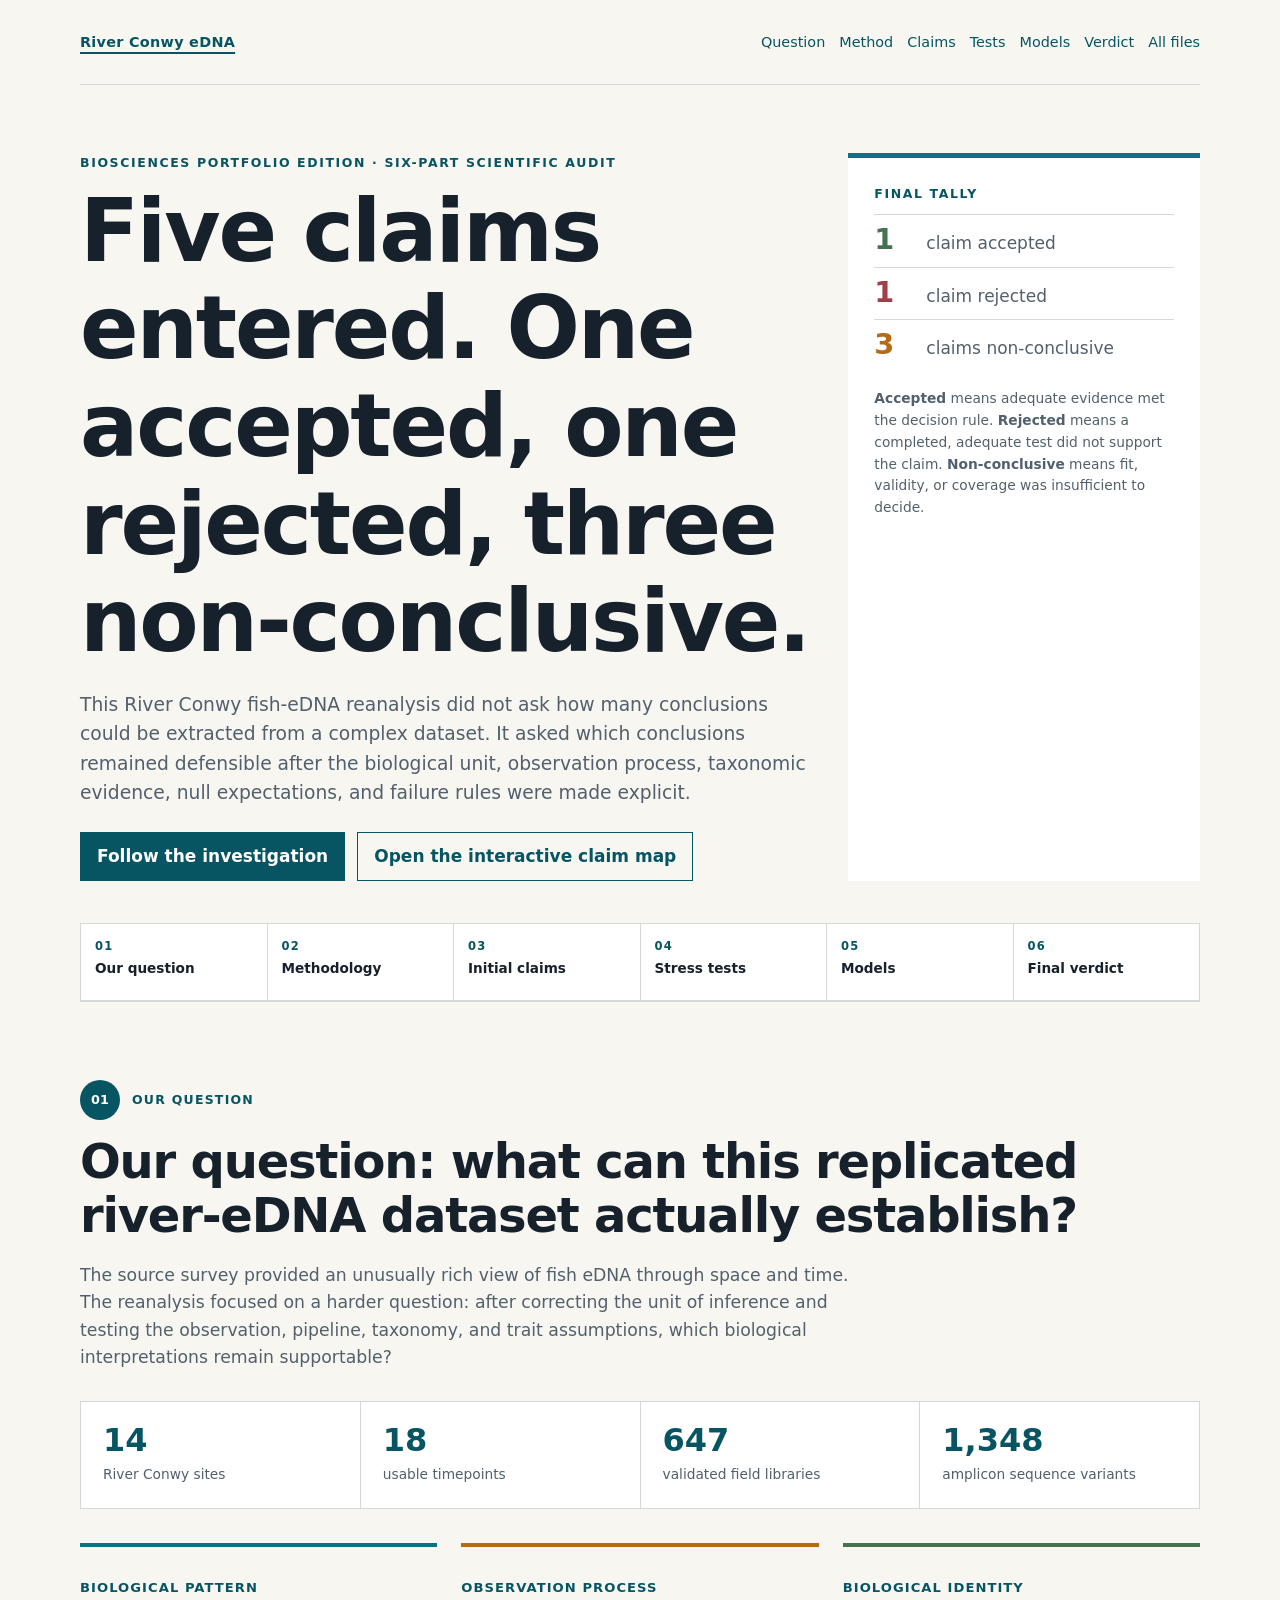
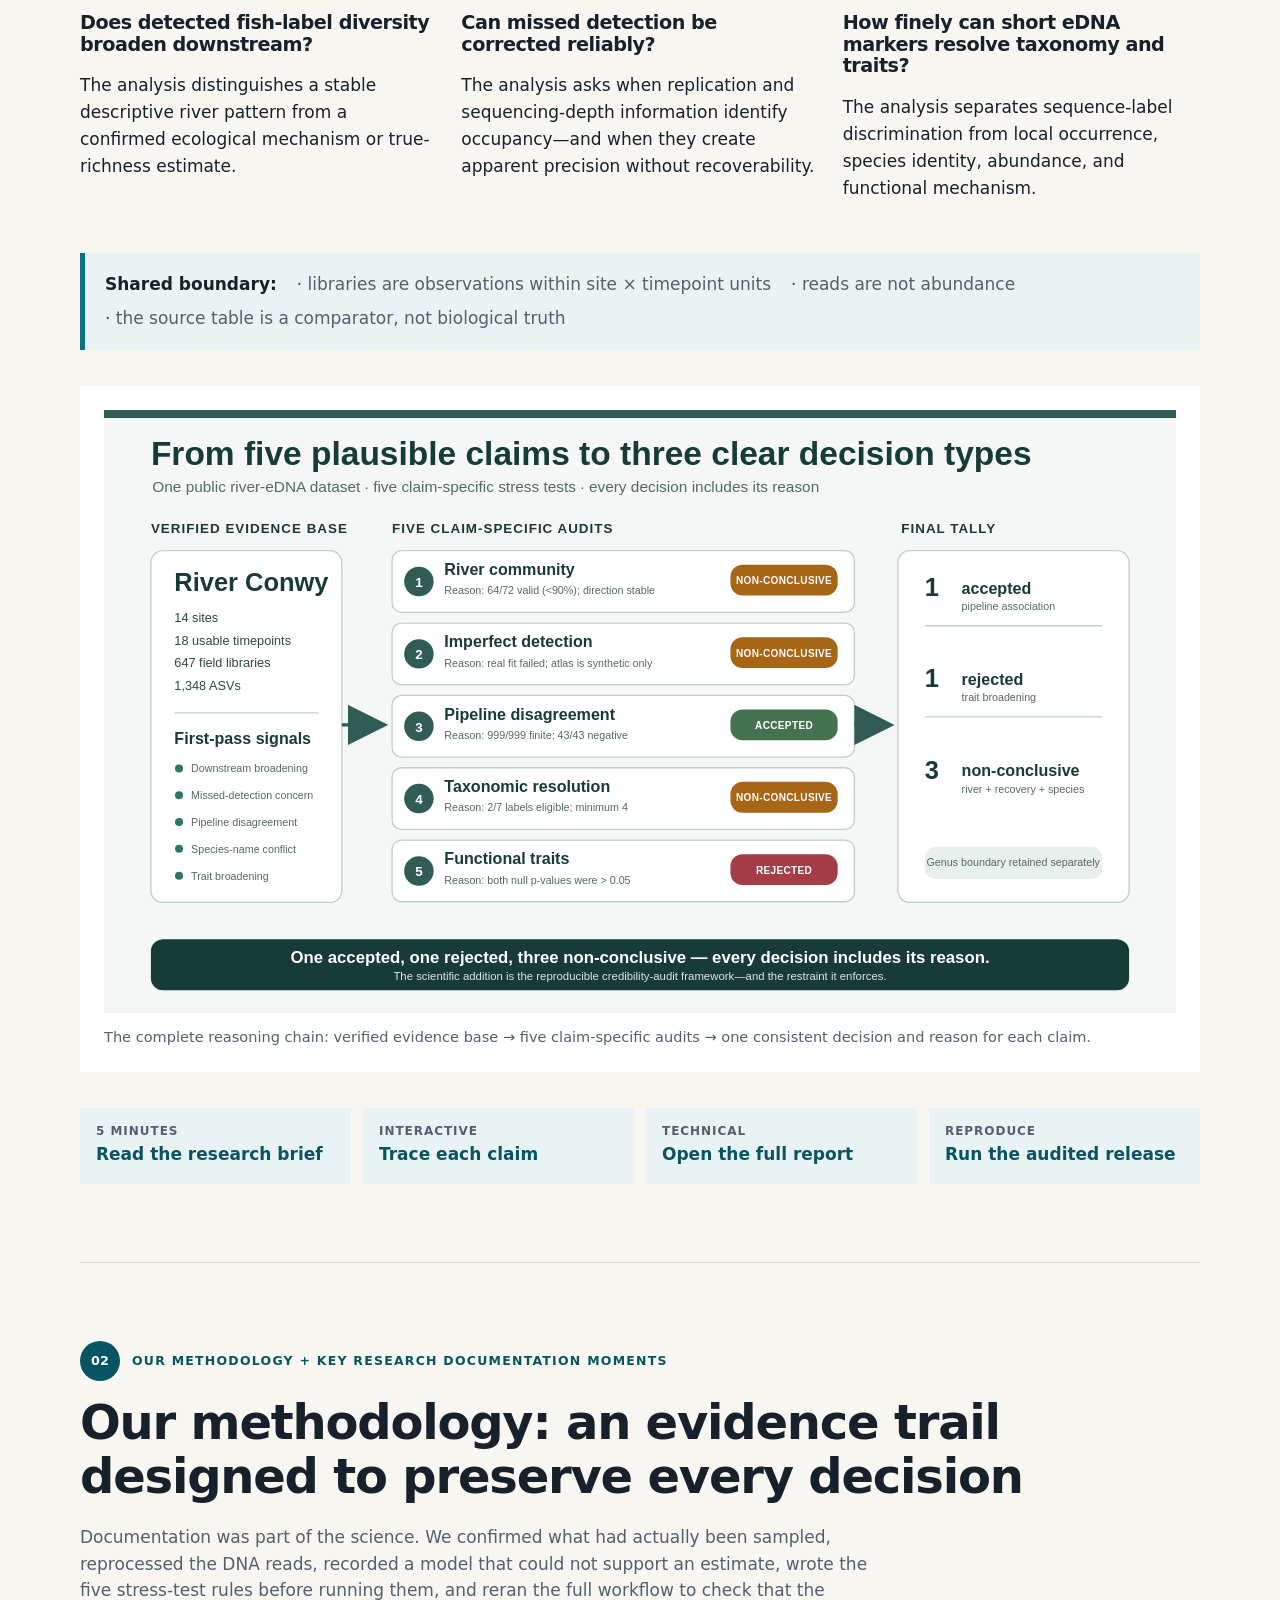
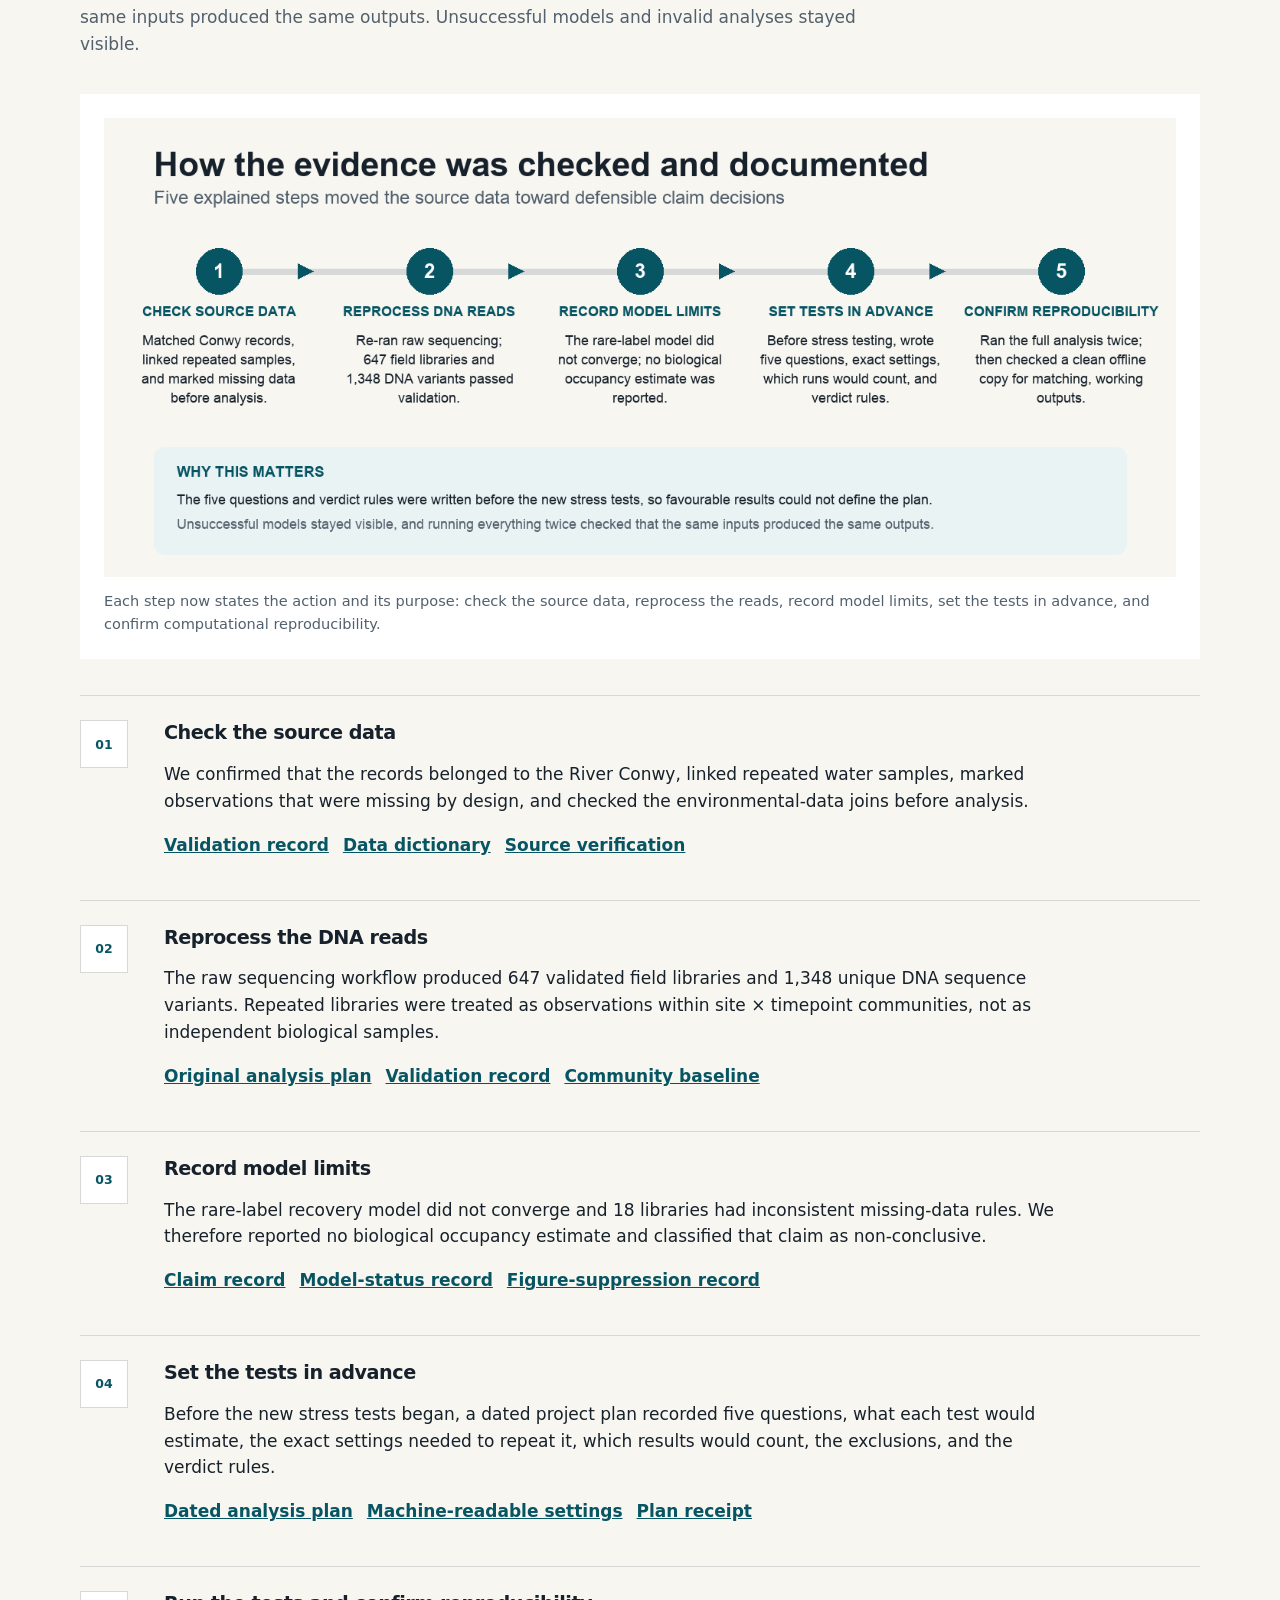
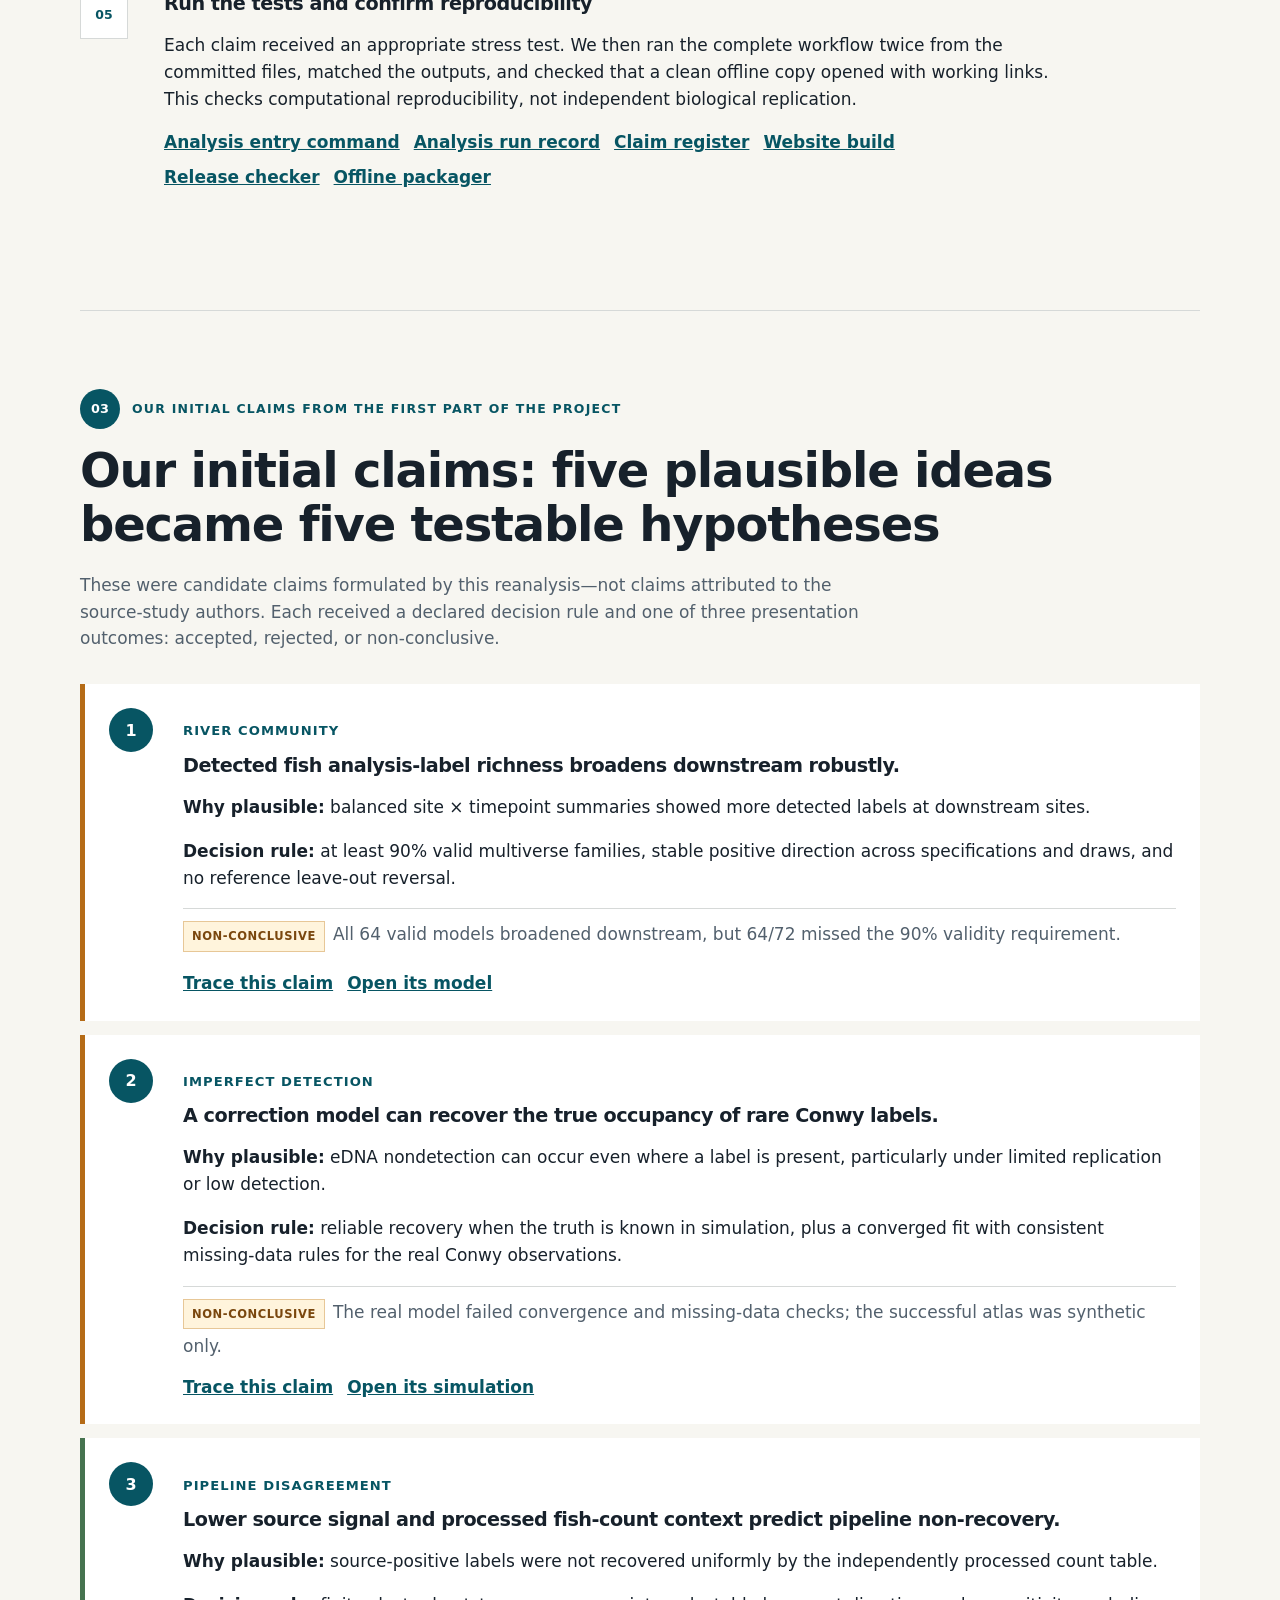
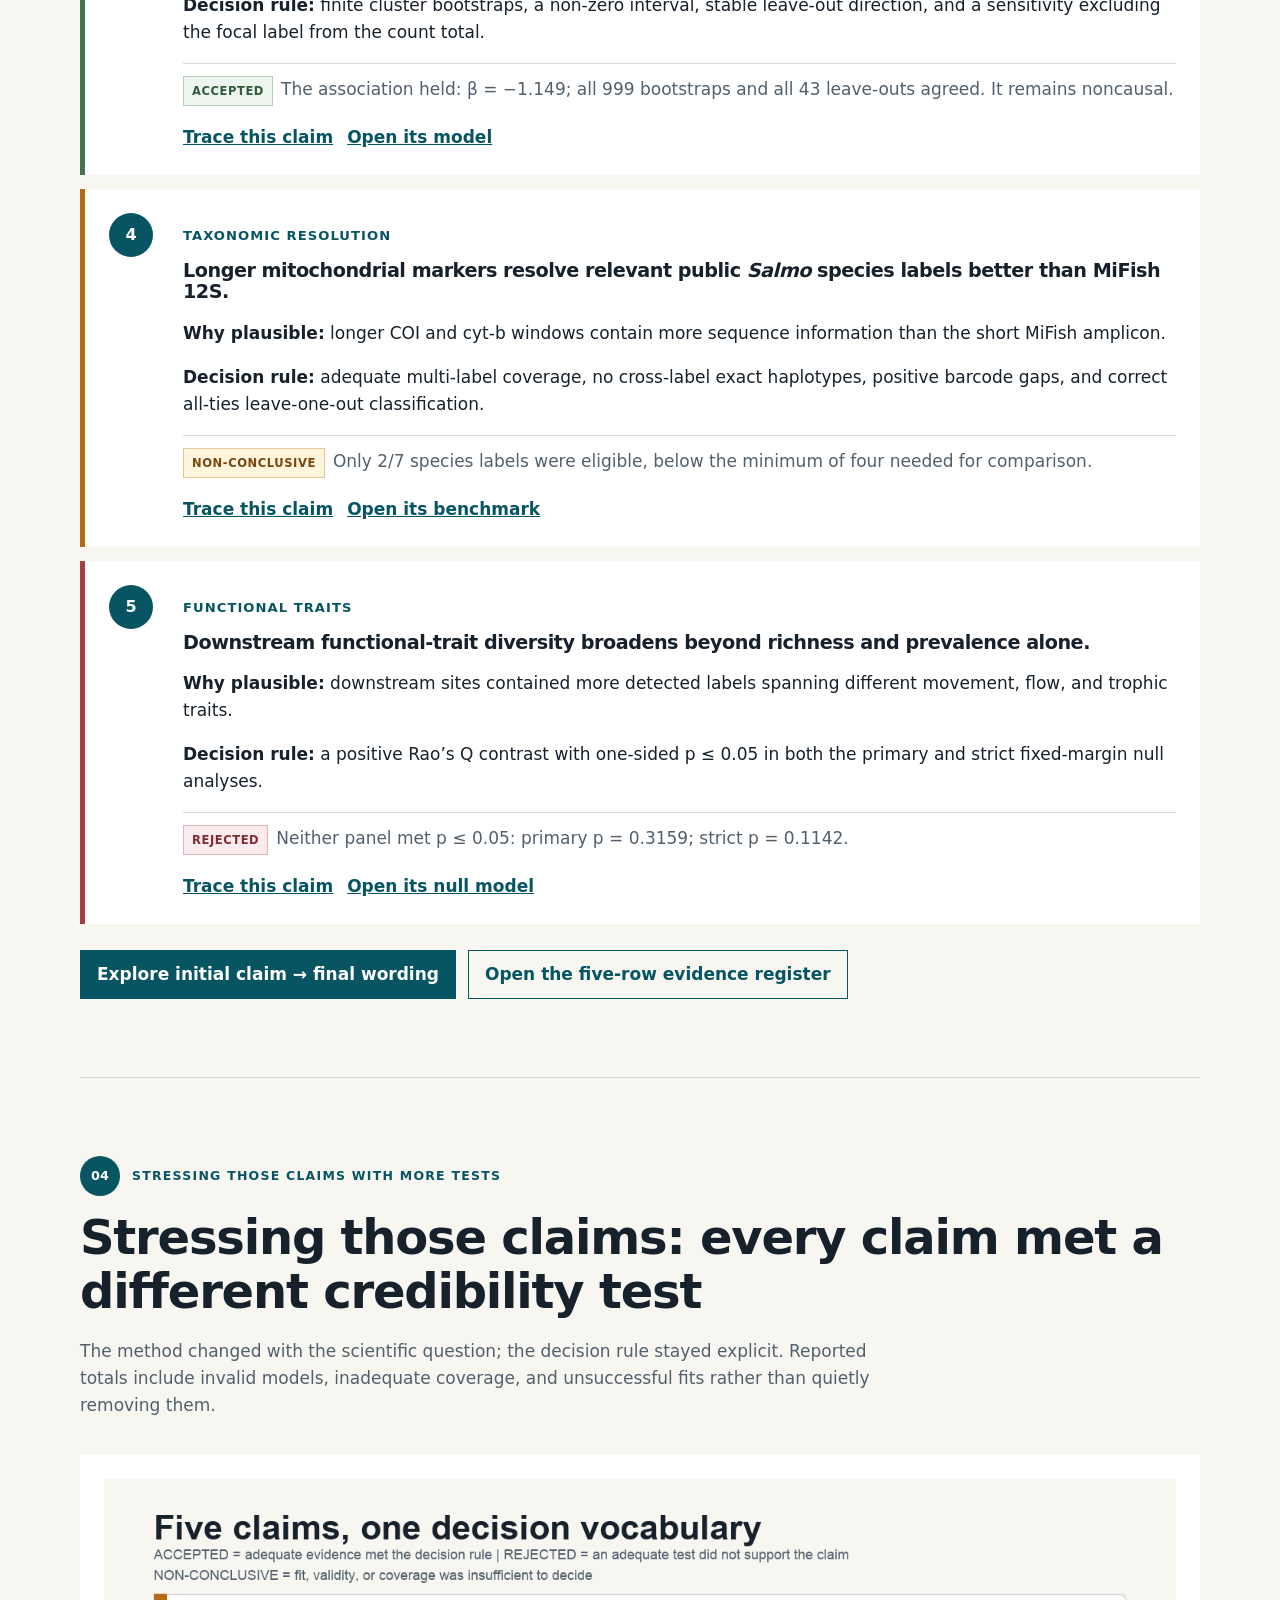
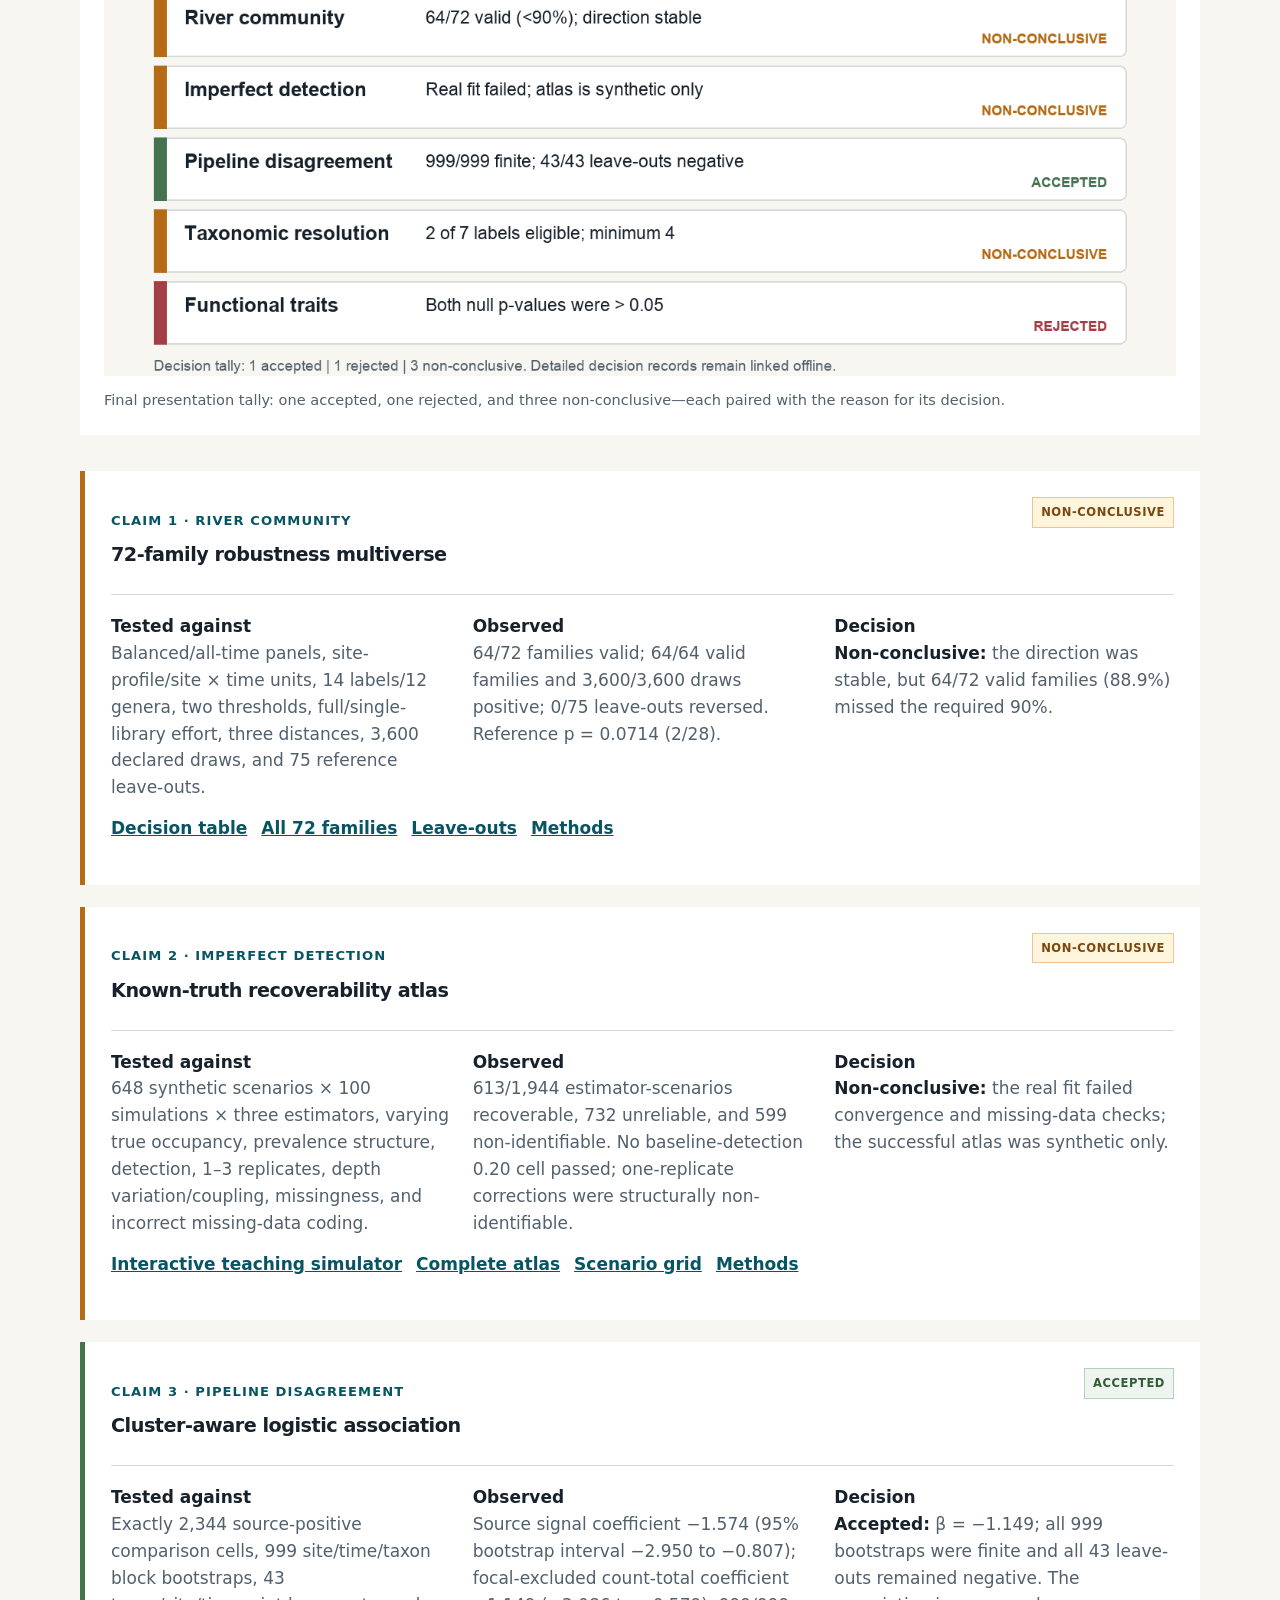
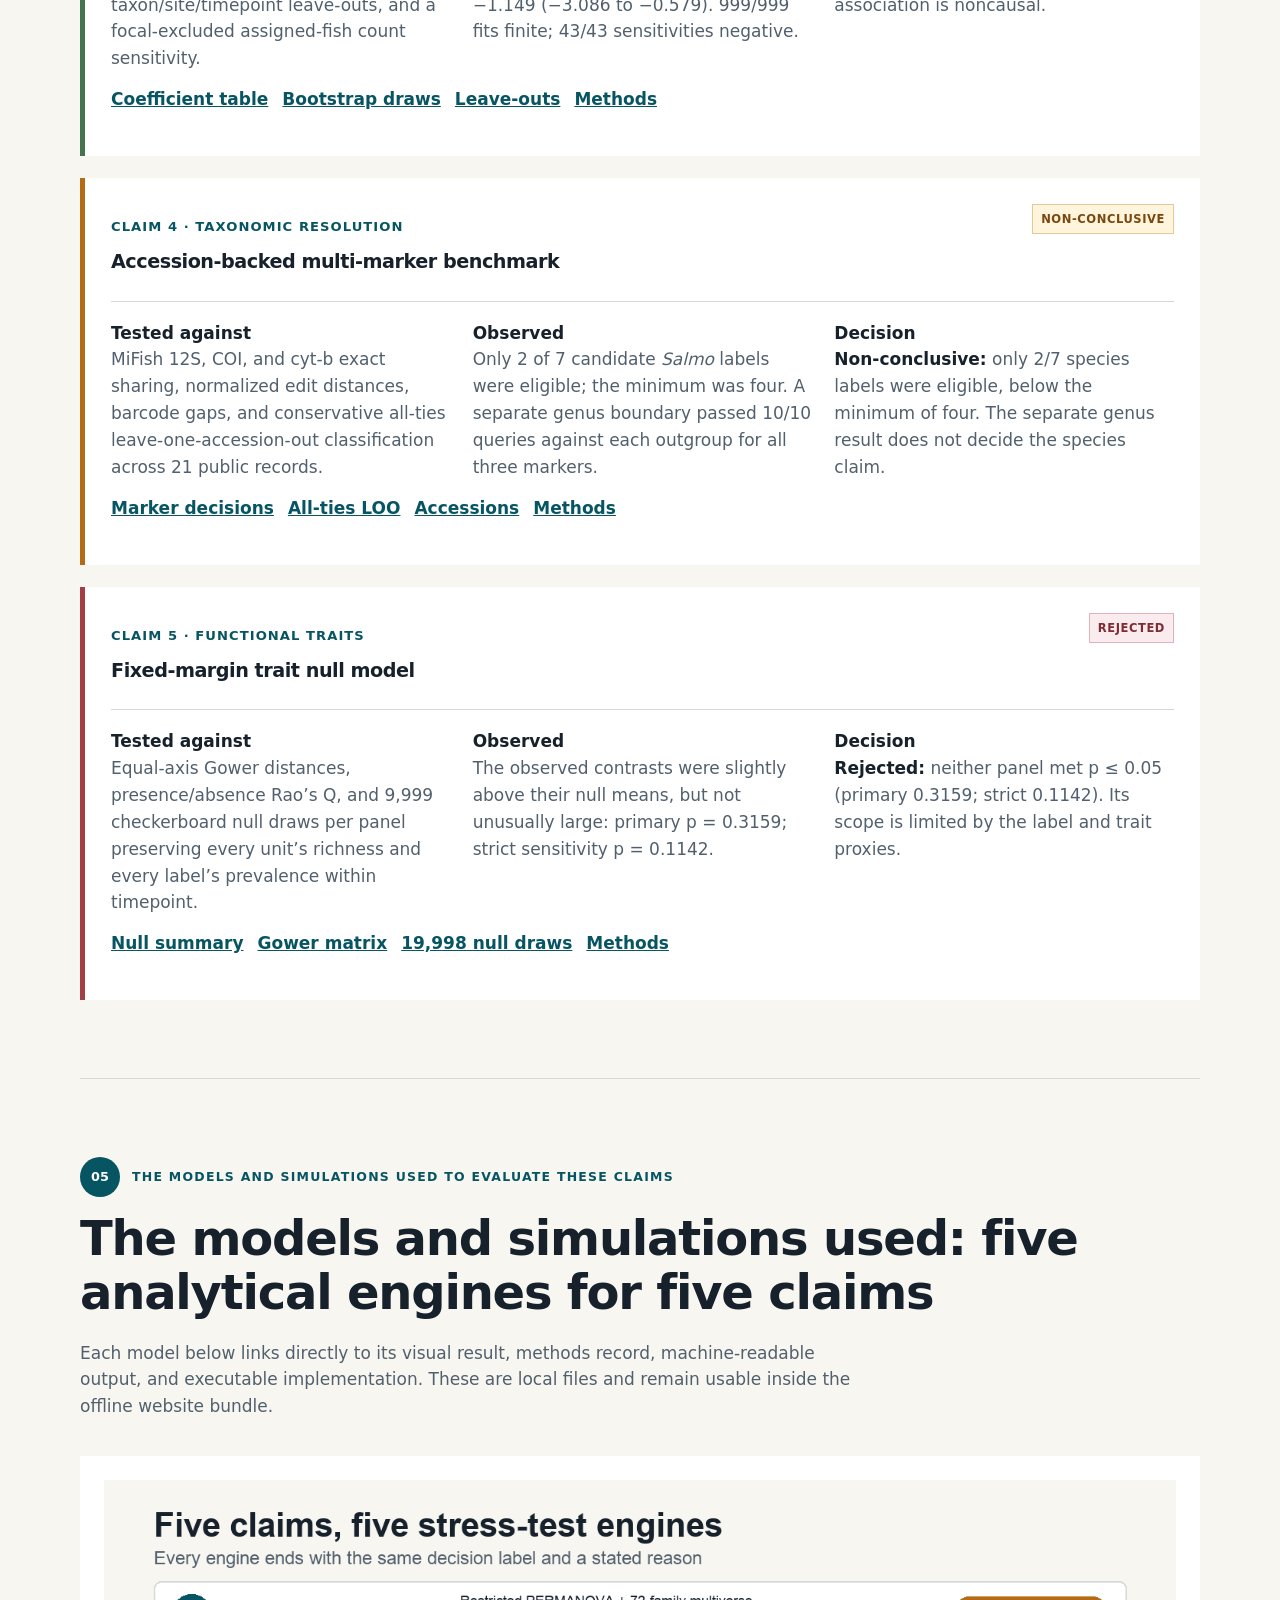
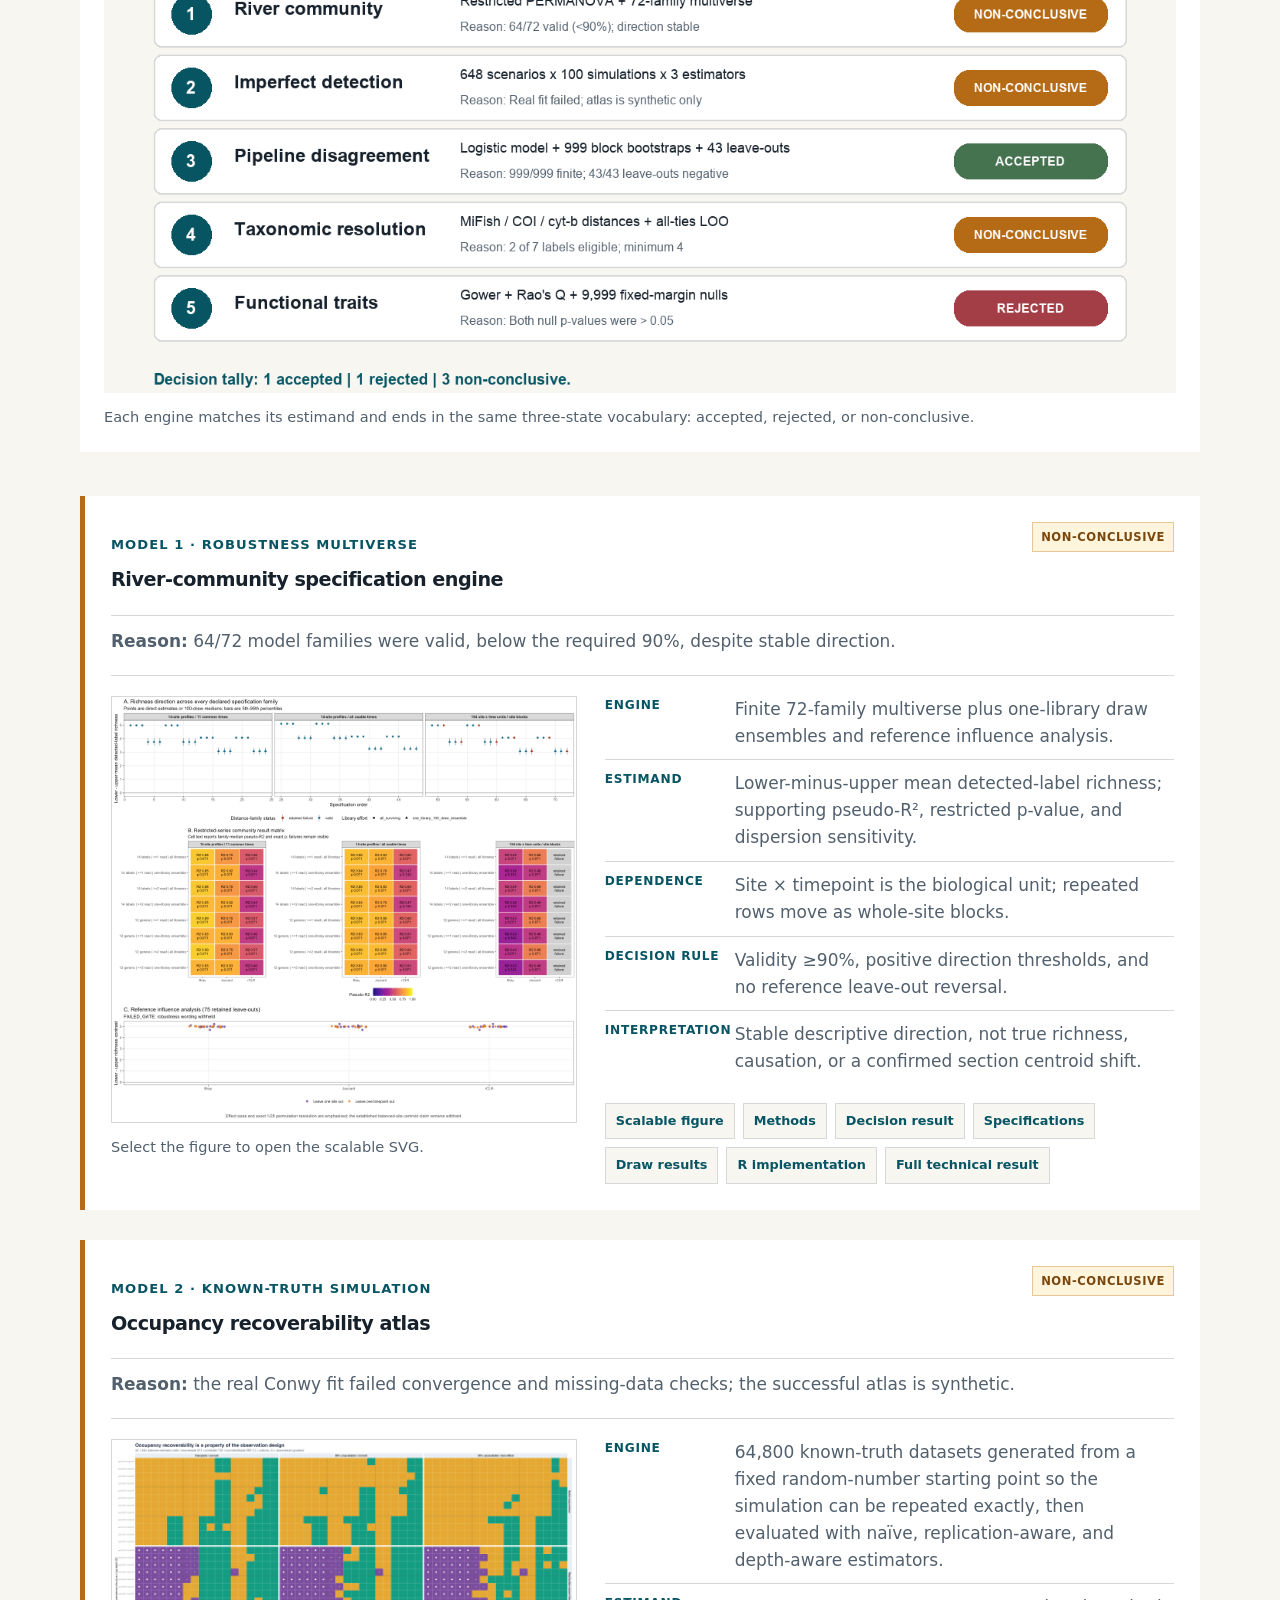
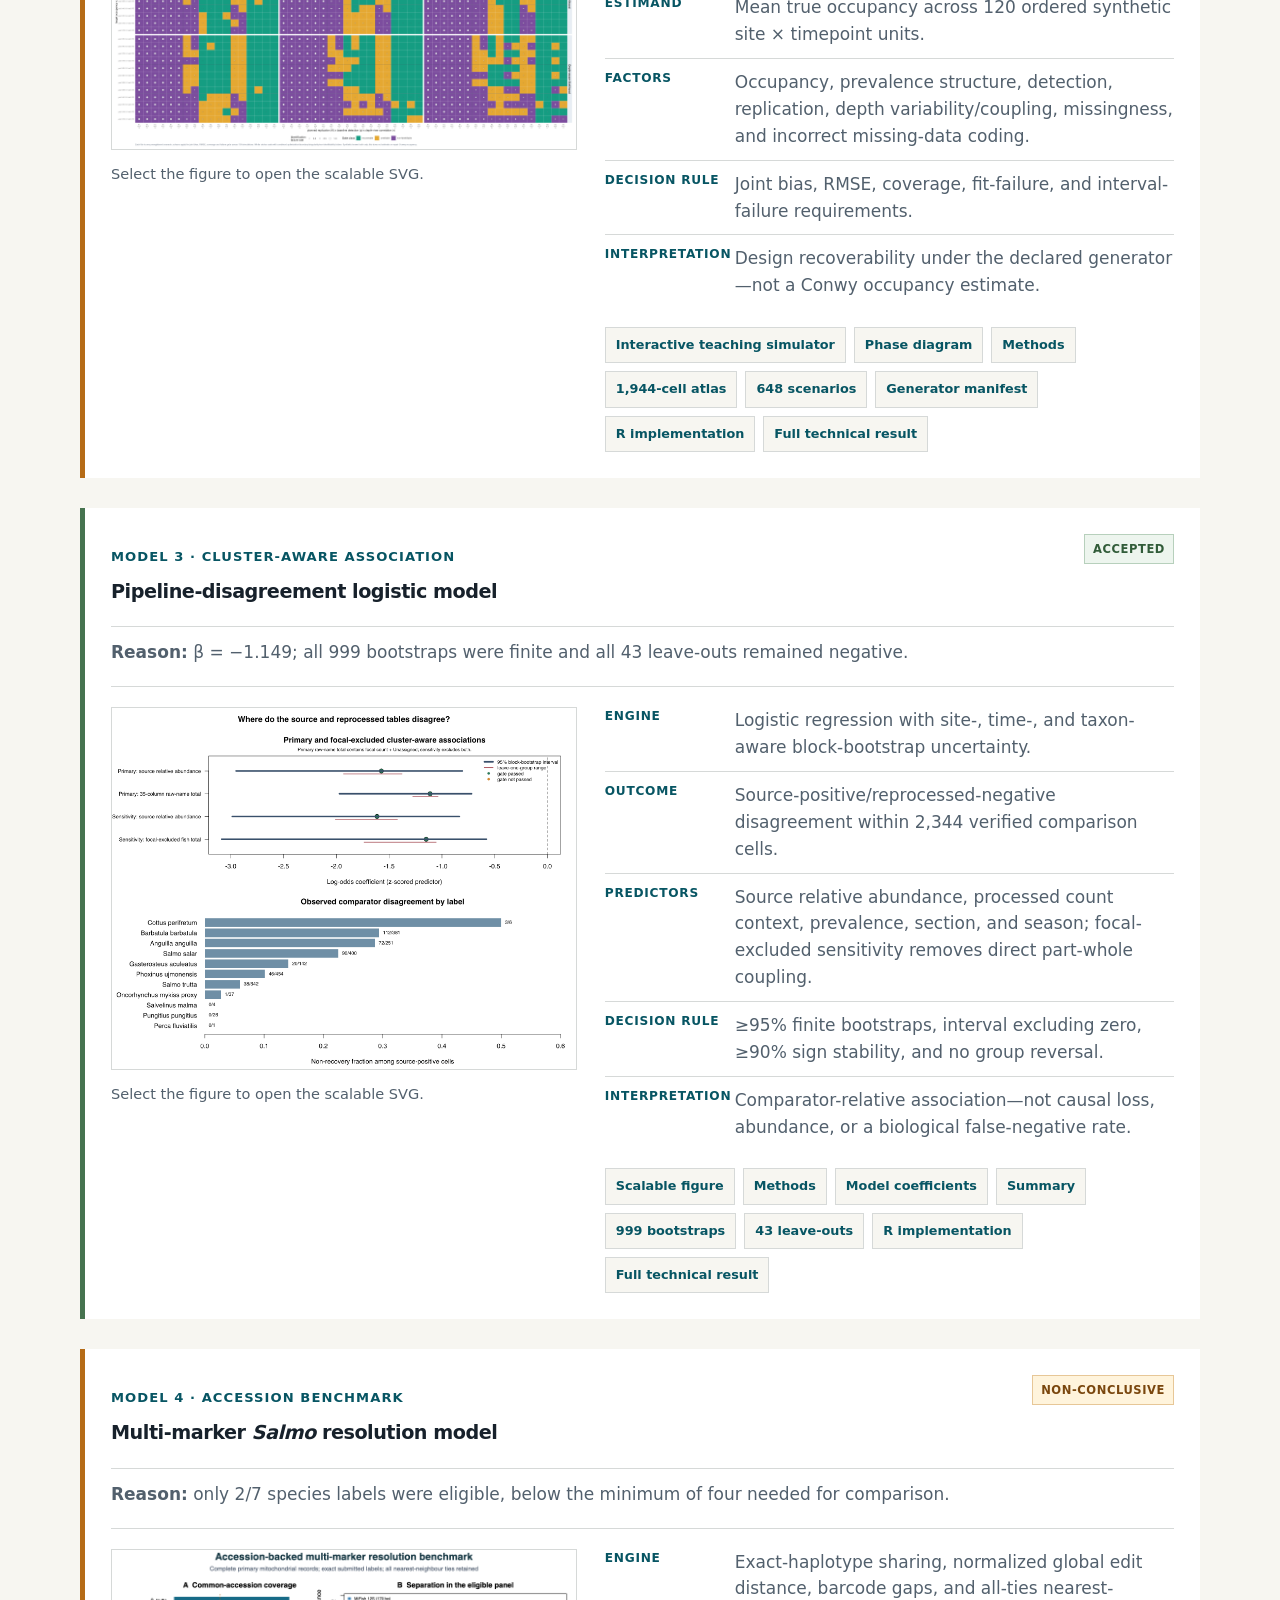
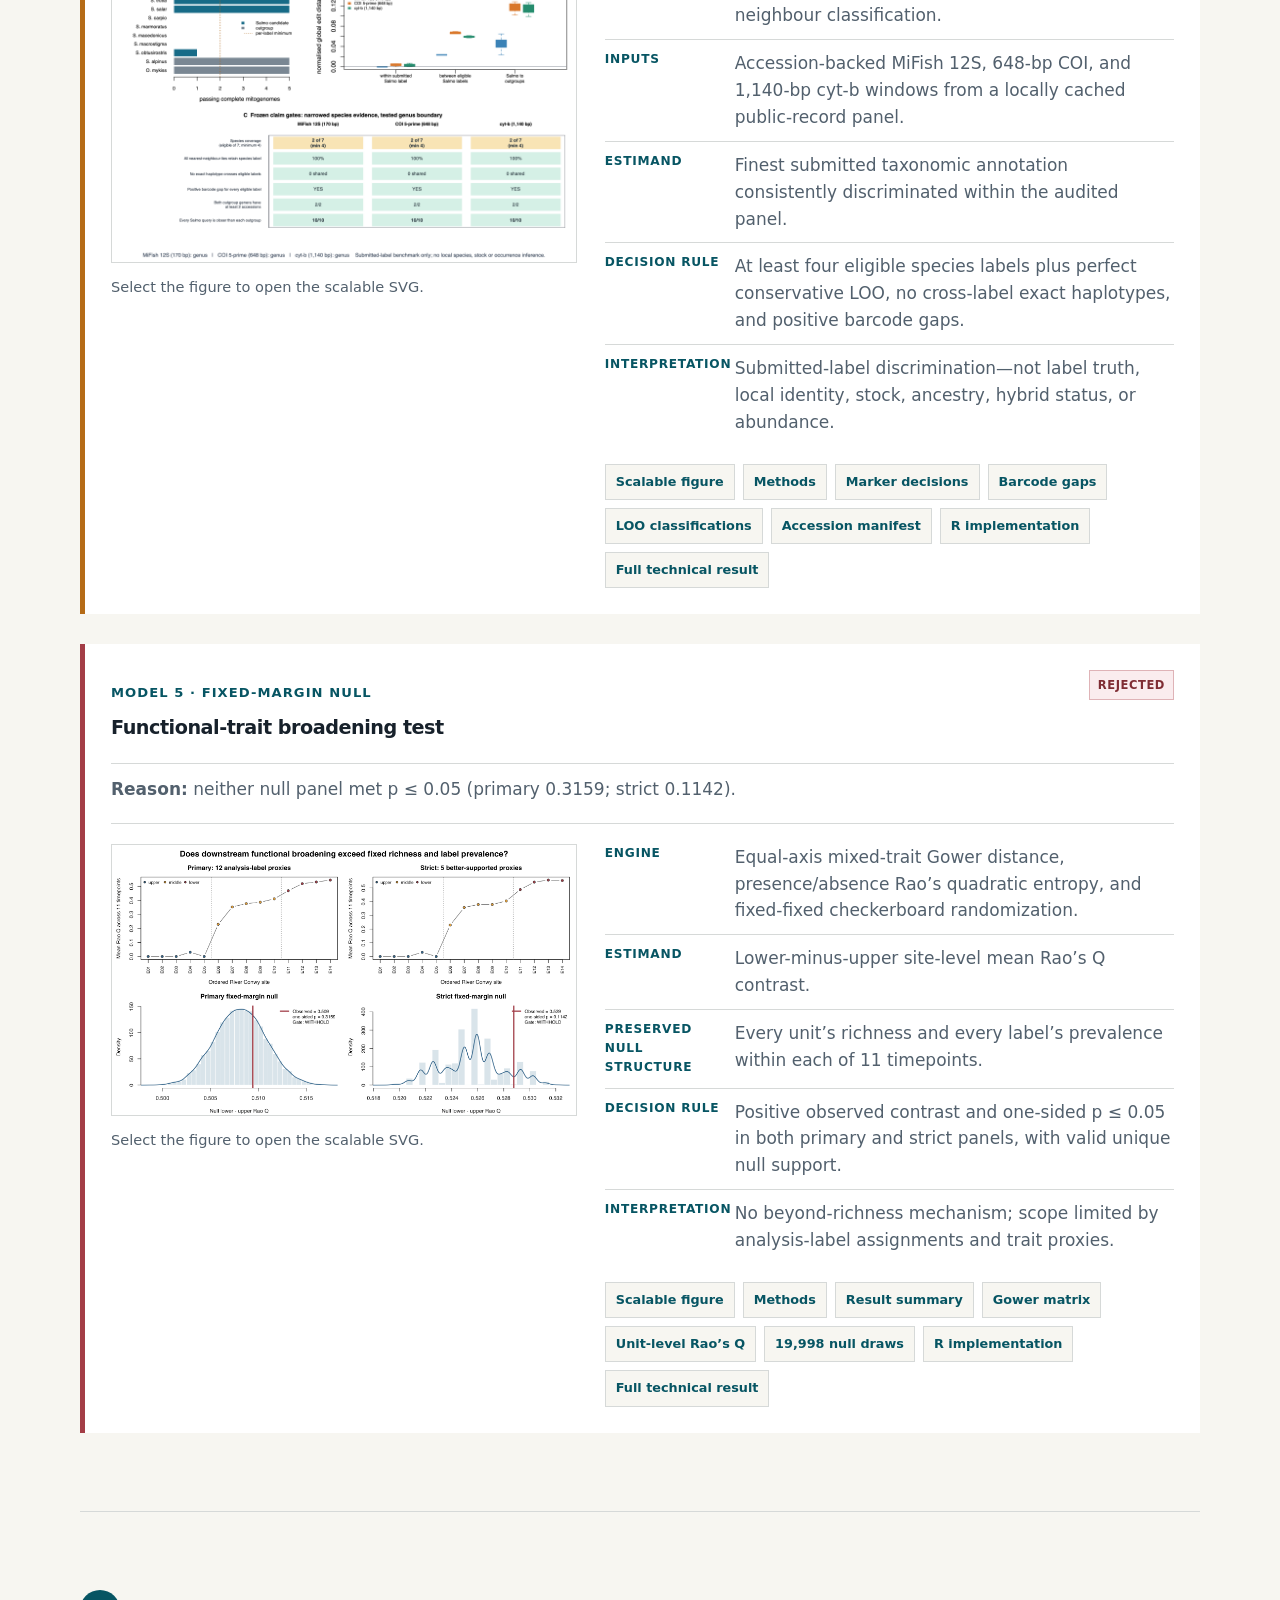
<file: website/index.html>
<!doctype html>
<html lang="en">
<head>
  <meta charset="utf-8">
  <meta name="viewport" content="width=device-width, initial-scale=1">
  <meta name="description" content="A six-part, evidence-linked account of the River Conwy fish-eDNA credibility audit, its five claims, stress tests, models, simulations, and final scientific verdict.">
  <title>River Conwy fish-eDNA | Six-part scientific audit</title>
  <link rel="stylesheet" href="assets/style.css">
  <script src="assets/content-overrides.js" defer></script>
  <script src="assets/apply-content.js" defer></script>
</head>
<body>
  <a class="skip-link" href="#main-content">Skip to the scientific question</a>

  <header class="story-header">
    <nav class="site-nav" aria-label="Project website">
      <a class="brand" href="index.html" aria-current="page">River Conwy eDNA</a>
      <div>
        <a href="#question">Question</a>
        <a href="#methodology">Method</a>
        <a href="#initial-claims">Claims</a>
        <a href="#stress-tests">Tests</a>
        <a href="#models">Models</a>
        <a href="#verdict">Verdict</a>
        <a href="deliverables.html">All files</a>
      </div>
    </nav>

    <div class="hero story-hero">
      <div>
        <p class="eyebrow" data-edit-key="hero.eyebrow">Biosciences portfolio edition · six-part scientific audit</p>
        <h1>Five claims entered. One accepted, one rejected, three non-conclusive.</h1>
        <p class="lede" data-edit-key="hero.summary">This River Conwy fish-eDNA reanalysis did not ask how many conclusions could be extracted from a complex dataset. It asked which conclusions remained defensible after the biological unit, observation process, taxonomic evidence, null expectations, and failure rules were made explicit.</p>
        <div class="actions">
          <a class="button" href="#question">Follow the investigation</a>
          <a class="button secondary" href="claim-survival.html">Open the interactive claim map</a>
        </div>
      </div>
      <aside class="audit-tally" aria-label="Final three-state decision tally">
        <p class="eyebrow">Final tally</p>
        <div class="tally-line accepted"><strong>1</strong><span>claim accepted</span></div>
        <div class="tally-line rejected"><strong>1</strong><span>claim rejected</span></div>
        <div class="tally-line non-conclusive"><strong>3</strong><span>claims non-conclusive</span></div>
        <p class="tally-note"><strong>Accepted</strong> means adequate evidence met the decision rule. <strong>Rejected</strong> means a completed, adequate test did not support the claim. <strong>Non-conclusive</strong> means fit, validity, or coverage was insufficient to decide.</p>
      </aside>
    </div>

    <nav class="story-outline" aria-label="Six-part investigation structure">
      <a href="#question"><span>01</span>Our question</a>
      <a href="#methodology"><span>02</span>Methodology</a>
      <a href="#initial-claims"><span>03</span>Initial claims</a>
      <a href="#stress-tests"><span>04</span>Stress tests</a>
      <a href="#models"><span>05</span>Models</a>
      <a href="#verdict"><span>06</span>Final verdict</a>
    </nav>
  </header>

  <main id="main-content">
    <section id="question" class="story-section" aria-labelledby="question-heading">
      <div class="section-kicker"><span>01</span><p>Our question</p></div>
      <h2 id="question-heading" data-edit-key="question.title">Our question: what can this replicated river-eDNA dataset actually establish?</h2>
      <p class="section-intro summary-copy" data-edit-key="question.summary">The source survey provided an unusually rich view of fish eDNA through space and time. The reanalysis focused on a harder question: after correcting the unit of inference and testing the observation, pipeline, taxonomy, and trait assumptions, which biological interpretations remain supportable?</p>

      <div class="fact-grid" aria-label="Verified evidence base">
        <div class="fact"><strong>14</strong><span>River Conwy sites</span></div>
        <div class="fact"><strong>18</strong><span>usable timepoints</span></div>
        <div class="fact"><strong>647</strong><span>validated field libraries</span></div>
        <div class="fact"><strong>1,348</strong><span>amplicon sequence variants</span></div>
      </div>

      <div class="question-grid">
        <article>
          <p class="number">BIOLOGICAL PATTERN</p>
          <h3 data-edit-key="question.biological.title">Does detected fish-label diversity broaden downstream?</h3>
          <p data-edit-key="question.biological.body">The analysis distinguishes a stable descriptive river pattern from a confirmed ecological mechanism or true-richness estimate.</p>
        </article>
        <article>
          <p class="number">OBSERVATION PROCESS</p>
          <h3 data-edit-key="question.observation.title">Can missed detection be corrected reliably?</h3>
          <p data-edit-key="question.observation.body">The analysis asks when replication and sequencing-depth information identify occupancy—and when they create apparent precision without recoverability.</p>
        </article>
        <article>
          <p class="number">BIOLOGICAL IDENTITY</p>
          <h3 data-edit-key="question.identity.title">How finely can short eDNA markers resolve taxonomy and traits?</h3>
          <p data-edit-key="question.identity.body">The analysis separates sequence-label discrimination from local occurrence, species identity, abundance, and functional mechanism.</p>
        </article>
      </div>

      <div class="boundary-strip">
        <strong>Shared boundary:</strong>
        <span>libraries are observations within site × timepoint units</span>
        <span>reads are not abundance</span>
        <span>the source table is a comparator, not biological truth</span>
      </div>

      <figure class="wide-figure graphical-audit">
        <img src="graphical_abstract.svg" loading="lazy" alt="Graphical audit showing the verified River Conwy evidence base, five claim-specific credibility tests, and a final presentation tally of one accepted, one rejected, and three non-conclusive claims.">
        <figcaption>The complete reasoning chain: verified evidence base → five claim-specific audits → one consistent decision and reason for each claim.</figcaption>
      </figure>

      <nav class="route-strip" aria-label="Alternative reading routes">
        <a href="research_brief.html"><span>5 minutes</span>Read the research brief</a>
        <a href="claim-survival.html"><span>Interactive</span>Trace each claim</a>
        <a href="../_site/conwy-reanalysis.html"><span>Technical</span>Open the full report</a>
        <a href="../START_HERE.md"><span>Reproduce</span>Run the audited release</a>
      </nav>
    </section>

    <section id="methodology" class="story-section" aria-labelledby="methodology-heading">
      <div class="section-kicker"><span>02</span><p>Our methodology + key research documentation moments</p></div>
      <h2 id="methodology-heading" data-edit-key="methodology.title">Our methodology: an evidence trail designed to preserve every decision</h2>
      <p class="section-intro" data-edit-key="methodology.summary">Documentation was part of the science. We confirmed what had actually been sampled, reprocessed the DNA reads, recorded a model that could not support an estimate, wrote the five stress-test rules before running them, and reran the full workflow to check that the same inputs produced the same outputs. Unsuccessful models and invalid analyses stayed visible.</p>

      <figure class="wide-figure">
        <img src="assets/research-timeline.png" loading="lazy" alt="Five-step methodology timeline. Check the River Conwy source records and missing-data rules; reprocess the DNA reads into 647 validated field libraries and 1,348 DNA sequence variants; record that the rare-label model could not support an occupancy estimate; write the five questions, exact settings, included runs and verdict rules before testing; then run the full analysis twice and check a clean offline copy for matching, working outputs.">
        <figcaption data-edit-key="methodology.diagram_caption">Each step now states the action and its purpose: check the source data, reprocess the reads, record model limits, set the tests in advance, and confirm computational reproducibility.</figcaption>
      </figure>

      <ol class="documentation-trail">
        <li>
          <span class="doc-step">01</span>
          <div>
            <h3 data-edit-key="methodology.step1.title">Check the source data</h3>
            <p data-edit-key="methodology.step1.body">We confirmed that the records belonged to the River Conwy, linked repeated water samples, marked observations that were missing by design, and checked the environmental-data joins before analysis.</p>
            <p class="link-row"><a href="../docs/phase2-validation-gate.md">Validation record</a><a href="../data/metadata/data_dictionary.md">Data dictionary</a><a href="../data/metadata/source_data_verification.md">Source verification</a></p>
          </div>
        </li>
        <li>
          <span class="doc-step">02</span>
          <div>
            <h3 data-edit-key="methodology.step2.title">Reprocess the DNA reads</h3>
            <p>The raw sequencing workflow produced 647 validated field libraries and 1,348 unique DNA sequence variants. Repeated libraries were treated as observations within site × timepoint communities, not as independent biological samples.</p>
            <p class="link-row"><a href="../docs/prereg.md">Original analysis plan</a><a href="../docs/phase2-validation-gate.md">Validation record</a><a href="../_site/conwy-reanalysis.html#layer-e-compositionally-correct-community-baseline">Community baseline</a></p>
          </div>
        </li>
        <li>
          <span class="doc-step">03</span>
          <div>
            <h3 data-edit-key="methodology.step3.title">Record model limits</h3>
            <p>The rare-label recovery model did not converge and 18 libraries had inconsistent missing-data rules. We therefore reported no biological occupancy estimate and classified that claim as non-conclusive.</p>
            <p class="link-row"><a href="../docs/phase3-claim-status.md">Claim record</a><a href="../data/metadata/layerA_recovery_status.tsv">Model-status record</a><a href="../data/metadata/layerA_figure_gate.tsv">Figure-suppression record</a></p>
          </div>
        </li>
        <li>
          <span class="doc-step">04</span>
          <div>
            <h3 data-edit-key="methodology.step4.title">Set the tests in advance</h3>
            <p data-edit-key="methodology.step4.body">Before the new stress tests began, a dated project plan recorded five questions, what each test would estimate, the exact settings needed to repeat it, which results would count, the exclusions, and the verdict rules.</p>
            <p class="link-row"><a href="../docs/impact-sprint-preregistration.md">Dated analysis plan</a><a href="../data/metadata/impact_sprint_manifest.json">Machine-readable settings</a><a href="../data/metadata/impact_sprint_preregistration_receipt.tsv">Plan receipt</a></p>
          </div>
        </li>
        <li>
          <span class="doc-step">05</span>
          <div>
            <h3 data-edit-key="methodology.step5.title">Run the tests and confirm reproducibility</h3>
            <p>Each claim received an appropriate stress test. We then ran the complete workflow twice from the committed files, matched the outputs, and checked that a clean offline copy opened with working links. This checks computational reproducibility, not independent biological replication.</p>
            <p class="link-row"><a href="../scripts/run_impact_sprint.py">Analysis entry command</a><a href="../data/metadata/impact_sprint_run_receipt.json">Analysis run record</a><a href="../data/metadata/claim_survival.tsv">Claim register</a><a href="../scripts/build_website.py">Website build</a><a href="../scripts/verify_release.py">Release checker</a><a href="../scripts/package_website.py">Offline packager</a></p>
          </div>
        </li>
      </ol>
    </section>

    <section id="initial-claims" class="story-section" aria-labelledby="claims-heading">
      <div class="section-kicker"><span>03</span><p>Our initial claims from the first part of the project</p></div>
      <h2 id="claims-heading">Our initial claims: five plausible ideas became five testable hypotheses</h2>
      <p class="section-intro">These were candidate claims formulated by this reanalysis—not claims attributed to the source-study authors. Each received a declared decision rule and one of three presentation outcomes: accepted, rejected, or non-conclusive.</p>

      <div class="initial-claims">
        <article data-claim-id="river-community" data-status="SURVIVES_CONDITIONAL" data-decision="NON_CONCLUSIVE">
          <span class="claim-number">1</span>
          <div>
            <p class="number">RIVER COMMUNITY</p>
            <h3>Detected fish analysis-label richness broadens downstream robustly.</h3>
            <p><strong>Why plausible:</strong> balanced site × timepoint summaries showed more detected labels at downstream sites.</p>
            <p><strong>Decision rule:</strong> at least 90% valid multiverse families, stable positive direction across specifications and draws, and no reference leave-out reversal.</p>
            <p class="decision-reason"><span class="claim-status status-non-conclusive">Non-conclusive</span><span>All 64 valid models broadened downstream, but 64/72 missed the 90% validity requirement.</span></p>
            <p class="link-row"><a href="claim-survival.html">Trace this claim</a><a href="#model-community">Open its model</a></p>
          </div>
        </article>
        <article data-claim-id="imperfect-detection" data-status="WITHHELD" data-decision="NON_CONCLUSIVE">
          <span class="claim-number">2</span>
          <div>
            <p class="number">IMPERFECT DETECTION</p>
            <h3>A correction model can recover the true occupancy of rare Conwy labels.</h3>
            <p><strong>Why plausible:</strong> eDNA nondetection can occur even where a label is present, particularly under limited replication or low detection.</p>
            <p><strong>Decision rule:</strong> reliable recovery when the truth is known in simulation, plus a converged fit with consistent missing-data rules for the real Conwy observations.</p>
            <p class="decision-reason"><span class="claim-status status-non-conclusive">Non-conclusive</span><span>The real model failed convergence and missing-data checks; the successful atlas was synthetic only.</span></p>
            <p class="link-row"><a href="claim-survival.html">Trace this claim</a><a href="#model-detection">Open its simulation</a></p>
          </div>
        </article>
        <article data-claim-id="pipeline-disagreement" data-status="SURVIVES" data-decision="ACCEPTED">
          <span class="claim-number">3</span>
          <div>
            <p class="number">PIPELINE DISAGREEMENT</p>
            <h3>Lower source signal and processed fish-count context predict pipeline non-recovery.</h3>
            <p><strong>Why plausible:</strong> source-positive labels were not recovered uniformly by the independently processed count table.</p>
            <p><strong>Decision rule:</strong> finite cluster bootstraps, a non-zero interval, stable leave-out direction, and a sensitivity excluding the focal label from the count total.</p>
            <p class="decision-reason"><span class="claim-status status-accepted">Accepted</span><span>The association held: β = −1.149; all 999 bootstraps and all 43 leave-outs agreed. It remains noncausal.</span></p>
            <p class="link-row"><a href="claim-survival.html">Trace this claim</a><a href="#model-pipeline">Open its model</a></p>
          </div>
        </article>
        <article data-claim-id="taxonomic-resolution" data-status="WITHHELD" data-decision="NON_CONCLUSIVE">
          <span class="claim-number">4</span>
          <div>
            <p class="number">TAXONOMIC RESOLUTION</p>
            <h3>Longer mitochondrial markers resolve relevant public <em>Salmo</em> species labels better than MiFish 12S.</h3>
            <p><strong>Why plausible:</strong> longer COI and cyt-b windows contain more sequence information than the short MiFish amplicon.</p>
            <p><strong>Decision rule:</strong> adequate multi-label coverage, no cross-label exact haplotypes, positive barcode gaps, and correct all-ties leave-one-out classification.</p>
            <p class="decision-reason"><span class="claim-status status-non-conclusive">Non-conclusive</span><span>Only 2/7 species labels were eligible, below the minimum of four needed for comparison.</span></p>
            <p class="link-row"><a href="claim-survival.html">Trace this claim</a><a href="#model-taxonomy">Open its benchmark</a></p>
          </div>
        </article>
        <article data-claim-id="trait-diversity" data-status="FAILED_GATE" data-decision="REJECTED">
          <span class="claim-number">5</span>
          <div>
            <p class="number">FUNCTIONAL TRAITS</p>
            <h3>Downstream functional-trait diversity broadens beyond richness and prevalence alone.</h3>
            <p><strong>Why plausible:</strong> downstream sites contained more detected labels spanning different movement, flow, and trophic traits.</p>
            <p><strong>Decision rule:</strong> a positive Rao’s Q contrast with one-sided p ≤ 0.05 in both the primary and strict fixed-margin null analyses.</p>
            <p class="decision-reason"><span class="claim-status status-rejected">Rejected</span><span>Neither panel met p ≤ 0.05: primary p = 0.3159; strict p = 0.1142.</span></p>
            <p class="link-row"><a href="claim-survival.html">Trace this claim</a><a href="#model-traits">Open its null model</a></p>
          </div>
        </article>
      </div>

      <div class="section-actions">
        <a class="button" href="claim-survival.html">Explore initial claim → final wording</a>
        <a class="button secondary" href="../data/metadata/claim_survival.tsv">Open the five-row evidence register</a>
      </div>
    </section>

    <section id="stress-tests" class="story-section" aria-labelledby="tests-heading">
      <div class="section-kicker"><span>04</span><p>Stressing those claims with more tests</p></div>
      <h2 id="tests-heading" data-edit-key="stress_tests.title">Stressing those claims: every claim met a different credibility test</h2>
      <p class="section-intro" data-edit-key="stress_tests.summary">The method changed with the scientific question; the decision rule stayed explicit. Reported totals include invalid models, inadequate coverage, and unsuccessful fits rather than quietly removing them.</p>

      <figure class="wide-figure">
        <img src="assets/claim-survival.png" loading="lazy" alt="Five-row credibility audit presenting pipeline disagreement as accepted, functional-trait broadening as rejected, and the river-community, imperfect-detection, and species-resolution claims as non-conclusive.">
        <figcaption>Final presentation tally: one accepted, one rejected, and three non-conclusive—each paired with the reason for its decision.</figcaption>
      </figure>

      <div class="audit-ledger">
        <article class="audit-entry conditional-entry" data-decision="NON_CONCLUSIVE">
          <div class="audit-heading">
            <div><p class="number">CLAIM 1 · RIVER COMMUNITY</p><h3>72-family robustness multiverse</h3></div>
            <span class="claim-status status-non-conclusive">Non-conclusive</span>
          </div>
          <div class="audit-columns">
            <p><strong>Tested against</strong><br>Balanced/all-time panels, site-profile/site × time units, 14 labels/12 genera, two thresholds, full/single-library effort, three distances, 3,600 declared draws, and 75 reference leave-outs.</p>
            <p><strong>Observed</strong><br>64/72 families valid; 64/64 valid families and 3,600/3,600 draws positive; 0/75 leave-outs reversed. Reference p = 0.0714 (2/28).</p>
            <p><strong>Decision</strong><br><strong>Non-conclusive:</strong> the direction was stable, but 64/72 valid families (88.9%) missed the required 90%.</p>
          </div>
          <p class="link-row"><a href="../data/derived/impact_layerE_gate.tsv">Decision table</a><a href="../data/derived/impact_layerE_results.tsv">All 72 families</a><a href="../data/derived/impact_layerE_influence.tsv">Leave-outs</a><a href="../docs/impact_layerE_multiverse_methods.md">Methods</a></p>
        </article>

        <article class="audit-entry withheld-entry" data-decision="NON_CONCLUSIVE">
          <div class="audit-heading">
            <div><p class="number">CLAIM 2 · IMPERFECT DETECTION</p><h3>Known-truth recoverability atlas</h3></div>
            <span class="claim-status status-non-conclusive">Non-conclusive</span>
          </div>
          <div class="audit-columns">
            <p><strong>Tested against</strong><br>648 synthetic scenarios × 100 simulations × three estimators, varying true occupancy, prevalence structure, detection, 1–3 replicates, depth variation/coupling, missingness, and incorrect missing-data coding.</p>
            <p><strong>Observed</strong><br>613/1,944 estimator-scenarios recoverable, 732 unreliable, and 599 non-identifiable. No baseline-detection 0.20 cell passed; one-replicate corrections were structurally non-identifiable.</p>
            <p><strong>Decision</strong><br><strong>Non-conclusive:</strong> the real fit failed convergence and missing-data checks; the successful atlas was synthetic only.</p>
          </div>
          <p class="link-row"><a href="detection-lab.html">Interactive teaching simulator</a><a href="../data/derived/impact_occupancy_atlas.tsv">Complete atlas</a><a href="../data/derived/impact_occupancy_scenarios.tsv">Scenario grid</a><a href="../docs/impact_occupancy_atlas_methods.md">Methods</a></p>
        </article>

        <article class="audit-entry survives-entry" data-decision="ACCEPTED">
          <div class="audit-heading">
            <div><p class="number">CLAIM 3 · PIPELINE DISAGREEMENT</p><h3>Cluster-aware logistic association</h3></div>
            <span class="claim-status status-accepted">Accepted</span>
          </div>
          <div class="audit-columns">
            <p><strong>Tested against</strong><br>Exactly 2,344 source-positive comparison cells, 999 site/time/taxon block bootstraps, 43 taxon/site/timepoint leave-outs, and a focal-excluded assigned-fish count sensitivity.</p>
            <p><strong>Observed</strong><br>Source signal coefficient −1.574 (95% bootstrap interval −2.950 to −0.807); focal-excluded count-total coefficient −1.149 (−3.086 to −0.579). 999/999 fits finite; 43/43 sensitivities negative.</p>
            <p><strong>Decision</strong><br><strong>Accepted:</strong> β = −1.149; all 999 bootstraps were finite and all 43 leave-outs remained negative. The association is noncausal.</p>
          </div>
          <p class="link-row"><a href="../data/derived/impact_pipeline_model.tsv">Coefficient table</a><a href="../data/derived/impact_pipeline_bootstrap.tsv">Bootstrap draws</a><a href="../data/derived/impact_pipeline_leaveout.tsv">Leave-outs</a><a href="../docs/impact_pipeline_disagreement_methods.md">Methods</a></p>
        </article>

        <article class="audit-entry withheld-entry" data-decision="NON_CONCLUSIVE">
          <div class="audit-heading">
            <div><p class="number">CLAIM 4 · TAXONOMIC RESOLUTION</p><h3>Accession-backed multi-marker benchmark</h3></div>
            <span class="claim-status status-non-conclusive">Non-conclusive</span>
          </div>
          <div class="audit-columns">
            <p><strong>Tested against</strong><br>MiFish 12S, COI, and cyt-b exact sharing, normalized edit distances, barcode gaps, and conservative all-ties leave-one-accession-out classification across 21 public records.</p>
            <p><strong>Observed</strong><br>Only 2 of 7 candidate <em>Salmo</em> labels were eligible; the minimum was four. A separate genus boundary passed 10/10 queries against each outgroup for all three markers.</p>
            <p><strong>Decision</strong><br><strong>Non-conclusive:</strong> only 2/7 species labels were eligible, below the minimum of four. The separate genus result does not decide the species claim.</p>
          </div>
          <p class="link-row"><a href="../data/derived/impact_salmo_marker_gates.tsv">Marker decisions</a><a href="../data/derived/impact_salmo_loo_classification.tsv">All-ties LOO</a><a href="../data/metadata/impact_salmo_accessions.tsv">Accessions</a><a href="../docs/impact_salmo_multimarker_methods.md">Methods</a></p>
        </article>

        <article class="audit-entry failed-entry" data-decision="REJECTED">
          <div class="audit-heading">
            <div><p class="number">CLAIM 5 · FUNCTIONAL TRAITS</p><h3>Fixed-margin trait null model</h3></div>
            <span class="claim-status status-rejected">Rejected</span>
          </div>
          <div class="audit-columns">
            <p><strong>Tested against</strong><br>Equal-axis Gower distances, presence/absence Rao’s Q, and 9,999 checkerboard null draws per panel preserving every unit’s richness and every label’s prevalence within timepoint.</p>
            <p><strong>Observed</strong><br>The observed contrasts were slightly above their null means, but not unusually large: primary p = 0.3159; strict sensitivity p = 0.1142.</p>
            <p><strong>Decision</strong><br><strong>Rejected:</strong> neither panel met p ≤ 0.05 (primary 0.3159; strict 0.1142). Its scope is limited by the label and trait proxies.</p>
          </div>
          <p class="link-row"><a href="../data/derived/impact_trait_null_summary.tsv">Null summary</a><a href="../data/derived/impact_trait_gower.tsv">Gower matrix</a><a href="../data/derived/impact_trait_null_draws.tsv">19,998 null draws</a><a href="../docs/impact_trait_null_methods.md">Methods</a></p>
        </article>
      </div>
    </section>

    <section id="models" class="story-section" aria-labelledby="models-heading">
      <div class="section-kicker"><span>05</span><p>The models and simulations used to evaluate these claims</p></div>
      <h2 id="models-heading">The models and simulations used: five analytical engines for five claims</h2>
      <p class="section-intro" data-edit-key="models.summary">Each model below links directly to its visual result, methods record, machine-readable output, and executable implementation. These are local files and remain usable inside the offline website bundle.</p>

      <figure class="wide-figure models-overview">
        <img src="assets/models-overview.png" loading="lazy" alt="Five-row overview connecting the five claims to their analytical engines and presenting one accepted, one rejected, and three non-conclusive decisions.">
        <figcaption>Each engine matches its estimand and ends in the same three-state vocabulary: accepted, rejected, or non-conclusive.</figcaption>
      </figure>

      <div class="model-library">
        <article id="model-community" class="model-panel conditional-entry" data-decision="NON_CONCLUSIVE">
          <div class="model-heading">
            <div><p class="number">MODEL 1 · ROBUSTNESS MULTIVERSE</p><h3>River-community specification engine</h3></div>
            <span class="claim-status status-non-conclusive">Non-conclusive</span>
          </div>
          <p class="decision-reason"><strong>Reason:</strong> 64/72 model families were valid, below the required 90%, despite stable direction.</p>
          <div class="model-layout">
            <figure>
              <a href="../figures/impact_layerE_multiverse.svg"><img src="../figures/impact_layerE_multiverse.png" loading="lazy" alt="Layer-E robustness matrix showing validity and downstream richness direction across 72 model families."></a>
              <figcaption>Select the figure to open the scalable SVG.</figcaption>
            </figure>
            <div>
              <dl class="model-spec">
                <div><dt>Engine</dt><dd>Finite 72-family multiverse plus one-library draw ensembles and reference influence analysis.</dd></div>
                <div><dt>Estimand</dt><dd>Lower-minus-upper mean detected-label richness; supporting pseudo-R², restricted p-value, and dispersion sensitivity.</dd></div>
                <div><dt>Dependence</dt><dd>Site × timepoint is the biological unit; repeated rows move as whole-site blocks.</dd></div>
                <div><dt>Decision rule</dt><dd>Validity ≥90%, positive direction thresholds, and no reference leave-out reversal.</dd></div>
                <div><dt>Interpretation</dt><dd>Stable descriptive direction, not true richness, causation, or a confirmed section centroid shift.</dd></div>
              </dl>
              <nav class="resource-links" aria-label="River-community model resources">
                <a href="../figures/impact_layerE_multiverse.svg">Scalable figure</a>
                <a href="../docs/impact_layerE_multiverse_methods.md">Methods</a>
                <a href="../data/derived/impact_layerE_gate.tsv">Decision result</a>
                <a href="../data/derived/impact_layerE_specifications.tsv">Specifications</a>
                <a href="../data/derived/impact_layerE_draw_results.tsv">Draw results</a>
                <a href="../R/13_layerE_multiverse.R">R implementation</a>
                <a href="../_site/conwy-reanalysis.html#layer-e-robustness-multiverse">Full technical result</a>
              </nav>
            </div>
          </div>
        </article>

        <article id="model-detection" class="model-panel withheld-entry" data-decision="NON_CONCLUSIVE">
          <div class="model-heading">
            <div><p class="number">MODEL 2 · KNOWN-TRUTH SIMULATION</p><h3>Occupancy recoverability atlas</h3></div>
            <span class="claim-status status-non-conclusive">Non-conclusive</span>
          </div>
          <p class="decision-reason"><strong>Reason:</strong> the real Conwy fit failed convergence and missing-data checks; the successful atlas is synthetic.</p>
          <div class="model-layout">
            <figure>
              <a href="../figures/impact_occupancy_atlas.svg"><img src="../figures/impact_occupancy_atlas.png" loading="lazy" alt="Occupancy recoverability phase diagram classifying estimator-scenarios as recoverable, unreliable, or non-identifiable."></a>
              <figcaption>Select the figure to open the scalable SVG.</figcaption>
            </figure>
            <div>
              <dl class="model-spec">
                <div><dt>Engine</dt><dd>64,800 known-truth datasets generated from a fixed random-number starting point so the simulation can be repeated exactly, then evaluated with naïve, replication-aware, and depth-aware estimators.</dd></div>
                <div><dt>Estimand</dt><dd>Mean true occupancy across 120 ordered synthetic site × timepoint units.</dd></div>
                <div><dt>Factors</dt><dd>Occupancy, prevalence structure, detection, replication, depth variability/coupling, missingness, and incorrect missing-data coding.</dd></div>
                <div><dt>Decision rule</dt><dd>Joint bias, RMSE, coverage, fit-failure, and interval-failure requirements.</dd></div>
                <div><dt>Interpretation</dt><dd>Design recoverability under the declared generator—not a Conwy occupancy estimate.</dd></div>
              </dl>
              <nav class="resource-links" aria-label="Occupancy simulation resources">
                <a href="detection-lab.html">Interactive teaching simulator</a>
                <a href="../figures/impact_occupancy_atlas.svg">Phase diagram</a>
                <a href="../docs/impact_occupancy_atlas_methods.md">Methods</a>
                <a href="../data/derived/impact_occupancy_atlas.tsv">1,944-cell atlas</a>
                <a href="../data/derived/impact_occupancy_scenarios.tsv">648 scenarios</a>
                <a href="../data/derived/impact_occupancy_manifest.json">Generator manifest</a>
                <a href="../R/11_occupancy_recoverability_atlas.R">R implementation</a>
                <a href="../_site/conwy-reanalysis.html#synthetic-occupancy-recoverability-atlas">Full technical result</a>
              </nav>
            </div>
          </div>
        </article>

        <article id="model-pipeline" class="model-panel survives-entry" data-decision="ACCEPTED">
          <div class="model-heading">
            <div><p class="number">MODEL 3 · CLUSTER-AWARE ASSOCIATION</p><h3>Pipeline-disagreement logistic model</h3></div>
            <span class="claim-status status-accepted">Accepted</span>
          </div>
          <p class="decision-reason"><strong>Reason:</strong> β = −1.149; all 999 bootstraps were finite and all 43 leave-outs remained negative.</p>
          <div class="model-layout">
            <figure>
              <a href="../figures/impact_pipeline_disagreement.svg"><img src="../figures/impact_pipeline_disagreement.png" loading="lazy" alt="Pipeline-disagreement coefficient and sensitivity figure showing negative source-signal and focal-excluded count-total associations."></a>
              <figcaption>Select the figure to open the scalable SVG.</figcaption>
            </figure>
            <div>
              <dl class="model-spec">
                <div><dt>Engine</dt><dd>Logistic regression with site-, time-, and taxon-aware block-bootstrap uncertainty.</dd></div>
                <div><dt>Outcome</dt><dd>Source-positive/reprocessed-negative disagreement within 2,344 verified comparison cells.</dd></div>
                <div><dt>Predictors</dt><dd>Source relative abundance, processed count context, prevalence, section, and season; focal-excluded sensitivity removes direct part-whole coupling.</dd></div>
                <div><dt>Decision rule</dt><dd>≥95% finite bootstraps, interval excluding zero, ≥90% sign stability, and no group reversal.</dd></div>
                <div><dt>Interpretation</dt><dd>Comparator-relative association—not causal loss, abundance, or a biological false-negative rate.</dd></div>
              </dl>
              <nav class="resource-links" aria-label="Pipeline-disagreement model resources">
                <a href="../figures/impact_pipeline_disagreement.svg">Scalable figure</a>
                <a href="../docs/impact_pipeline_disagreement_methods.md">Methods</a>
                <a href="../data/derived/impact_pipeline_model.tsv">Model coefficients</a>
                <a href="../data/derived/impact_pipeline_summary.tsv">Summary</a>
                <a href="../data/derived/impact_pipeline_bootstrap.tsv">999 bootstraps</a>
                <a href="../data/derived/impact_pipeline_leaveout.tsv">43 leave-outs</a>
                <a href="../R/15_pipeline_disagreement.R">R implementation</a>
                <a href="../_site/conwy-reanalysis.html#cluster-aware-pipeline-disagreement">Full technical result</a>
              </nav>
            </div>
          </div>
        </article>

        <article id="model-taxonomy" class="model-panel withheld-entry" data-decision="NON_CONCLUSIVE">
          <div class="model-heading">
            <div><p class="number">MODEL 4 · ACCESSION BENCHMARK</p><h3>Multi-marker <em>Salmo</em> resolution model</h3></div>
            <span class="claim-status status-non-conclusive">Non-conclusive</span>
          </div>
          <p class="decision-reason"><strong>Reason:</strong> only 2/7 species labels were eligible, below the minimum of four needed for comparison.</p>
          <div class="model-layout">
            <figure>
              <a href="../figures/impact_salmo_multimarker.svg"><img src="../figures/impact_salmo_multimarker.png" loading="lazy" alt="Multi-marker Salmo benchmark showing label eligibility and genus-boundary results for MiFish 12S, COI, and cyt-b."></a>
              <figcaption>Select the figure to open the scalable SVG.</figcaption>
            </figure>
            <div>
              <dl class="model-spec">
                <div><dt>Engine</dt><dd>Exact-haplotype sharing, normalized global edit distance, barcode gaps, and all-ties nearest-neighbour classification.</dd></div>
                <div><dt>Inputs</dt><dd>Accession-backed MiFish 12S, 648-bp COI, and 1,140-bp cyt-b windows from a locally cached public-record panel.</dd></div>
                <div><dt>Estimand</dt><dd>Finest submitted taxonomic annotation consistently discriminated within the audited panel.</dd></div>
                <div><dt>Decision rule</dt><dd>At least four eligible species labels plus perfect conservative LOO, no cross-label exact haplotypes, and positive barcode gaps.</dd></div>
                <div><dt>Interpretation</dt><dd>Submitted-label discrimination—not label truth, local identity, stock, ancestry, hybrid status, or abundance.</dd></div>
              </dl>
              <nav class="resource-links" aria-label="Taxonomic benchmark resources">
                <a href="../figures/impact_salmo_multimarker.svg">Scalable figure</a>
                <a href="../docs/impact_salmo_multimarker_methods.md">Methods</a>
                <a href="../data/derived/impact_salmo_marker_gates.tsv">Marker decisions</a>
                <a href="../data/derived/impact_salmo_barcode_gaps.tsv">Barcode gaps</a>
                <a href="../data/derived/impact_salmo_loo_classification.tsv">LOO classifications</a>
                <a href="../data/metadata/impact_salmo_accessions.tsv">Accession manifest</a>
                <a href="../R/12_salmo_multimarker_benchmark.R">R implementation</a>
                <a href="../_site/conwy-reanalysis.html#accession-backed-salmo-multi-marker-benchmark">Full technical result</a>
              </nav>
            </div>
          </div>
        </article>

        <article id="model-traits" class="model-panel failed-entry" data-decision="REJECTED">
          <div class="model-heading">
            <div><p class="number">MODEL 5 · FIXED-MARGIN NULL</p><h3>Functional-trait broadening test</h3></div>
            <span class="claim-status status-rejected">Rejected</span>
          </div>
          <p class="decision-reason"><strong>Reason:</strong> neither null panel met p ≤ 0.05 (primary 0.3159; strict 0.1142).</p>
          <div class="model-layout">
            <figure>
              <a href="../figures/impact_trait_null_model.svg"><img src="../figures/impact_trait_null_model.png" loading="lazy" alt="Functional-trait null distributions comparing observed downstream Rao's Q contrasts with 9,999 fixed-margin draws in primary and strict panels."></a>
              <figcaption>Select the figure to open the scalable SVG.</figcaption>
            </figure>
            <div>
              <dl class="model-spec">
                <div><dt>Engine</dt><dd>Equal-axis mixed-trait Gower distance, presence/absence Rao’s quadratic entropy, and fixed-fixed checkerboard randomization.</dd></div>
                <div><dt>Estimand</dt><dd>Lower-minus-upper site-level mean Rao’s Q contrast.</dd></div>
                <div><dt>Preserved null structure</dt><dd>Every unit’s richness and every label’s prevalence within each of 11 timepoints.</dd></div>
                <div><dt>Decision rule</dt><dd>Positive observed contrast and one-sided p ≤ 0.05 in both primary and strict panels, with valid unique null support.</dd></div>
                <div><dt>Interpretation</dt><dd>No beyond-richness mechanism; scope limited by analysis-label assignments and trait proxies.</dd></div>
              </dl>
              <nav class="resource-links" aria-label="Functional-trait null-model resources">
                <a href="../figures/impact_trait_null_model.svg">Scalable figure</a>
                <a href="../docs/impact_trait_null_methods.md">Methods</a>
                <a href="../data/derived/impact_trait_null_summary.tsv">Result summary</a>
                <a href="../data/derived/impact_trait_gower.tsv">Gower matrix</a>
                <a href="../data/derived/impact_trait_unit_rao.tsv">Unit-level Rao’s Q</a>
                <a href="../data/derived/impact_trait_null_draws.tsv">19,998 null draws</a>
                <a href="../R/14_trait_null_model.R">R implementation</a>
                <a href="../_site/conwy-reanalysis.html#functional-trait-fixed-margin-null">Full technical result</a>
              </nav>
            </div>
          </div>
        </article>
      </div>
    </section>

    <section id="verdict" class="story-section" aria-labelledby="verdict-heading">
      <div class="section-kicker"><span>06</span><p>Our final verdict</p></div>
      <h2 id="verdict-heading" data-edit-key="verdict.title">Our final verdict: a narrower and stronger scientific statement</h2>

      <div class="verdict-band">
        <p><strong>Accepted:</strong> the bounded, comparator-relative pipeline association met its declared rule.</p>
        <p><strong>Rejected:</strong> functional-trait broadening beyond richness and prevalence did not meet its null-model rule. <strong>Non-conclusive:</strong> river-community robustness, real rare-label occupancy correction, and species-level <em>Salmo</em> resolution could not be decided validly with the available evidence.</p>
        <p><strong>Final tally:</strong> 1 accepted · 1 rejected · 3 non-conclusive.</p>
      </div>

      <div class="status-grid verdict-grid">
        <article class="status-card established-card" data-decision="ACCEPTED">
          <p class="number">ACCEPTED</p>
          <h3>Pipeline disagreement</h3>
          <p><strong>Reason:</strong> β = −1.149; all 999 bootstraps were finite and all 43 leave-outs remained negative. The association is comparator-relative and noncausal; it is not a biological false-negative rate.</p>
          <p class="link-row"><a href="#model-pipeline">Review model</a><a href="../data/derived/impact_pipeline_model.tsv">Inspect coefficients</a></p>
        </article>
        <article class="status-card rejected-card" data-decision="REJECTED">
          <p class="number">REJECTED</p>
          <h3>Functional-trait broadening</h3>
          <p><strong>Reason:</strong> neither fixed-margin null panel met p ≤ 0.05 (primary 0.3159; strict 0.1142).</p>
          <p class="link-row"><a href="#model-traits">Review null model</a><a href="../data/derived/impact_trait_null_summary.tsv">Inspect results</a></p>
        </article>
        <article class="status-card nonconclusive-card" data-decision="NON_CONCLUSIVE">
          <p class="number">NON-CONCLUSIVE</p>
          <h3>Three claims lacked decisive evidence</h3>
          <ul class="verdict-reasons">
            <li><strong>River community:</strong> stable descriptive downstream broadening, but 64/72 valid families missed the 90% requirement.</li>
            <li><strong>Rare-label occupancy:</strong> the real fit failed convergence and missing-data checks.</li>
            <li><strong><em>Salmo</em> resolution:</strong> only 2/7 labels were eligible; four were required.</li>
          </ul>
          <p class="link-row"><a href="claim-survival.html">Review all limitations</a><a href="../docs/phase3-claim-status.md">Open claim register</a></p>
        </article>
      </div>

      <p class="source-note"><strong>Scope boundary:</strong> Layer A coefficients or survey utility remain not claimed.</p>

      <div class="scientific-addition">
        <p class="eyebrow">Scientific addition</p>
        <h3 data-edit-key="contribution.title">A reproducible credibility-audit framework</h3>
        <p data-edit-key="contribution.body">The project’s contribution is not that every starting hypothesis was correct. It is a reproducible workflow whose questions, tests, and verdict rules were written in a dated project plan before analysis. It links each claim to what was measured, how it was stressed, the evidence, the limitation, and the verdict—and explains why each claim is accepted, rejected, or non-conclusive.</p>
        <div class="section-actions">
          <a class="button" href="claim-survival.html">Open the complete claim-survival map</a>
          <a class="button secondary" href="../docs/impact-sprint-preregistration.md">Read the pre-analysis decision record</a>
        </div>
      </div>

      <div class="next-evidence">
        <h3 data-edit-key="next_evidence.title">What would change the verdict?</h3>
        <div>
          <p><strong>Detection:</strong> independently validated biological truth, balanced replication, and sequencing depth separated from the river gradient.</p>
          <p><strong>Taxonomy:</strong> voucher-backed records for at least four relevant <em>Salmo</em> labels and a rerun of the same all-ties decision rule recorded before testing.</p>
          <p><strong>Traits:</strong> verified occurrences, population-specific traits, and independent abundance or habitat measurements.</p>
          <p><strong>Pipeline:</strong> mock communities and quantified templates that partition extraction, sequencing, filtering, and assignment losses.</p>
        </div>
      </div>

      <div class="artifact-grid final-routes">
        <article class="artifact"><h3 data-edit-key="routes.brief.title">Six-part research brief</h3><p data-edit-key="routes.brief.body">The concise narrative with the same structure and headline evidence, expanded into a four-page visual PDF with five model architecture diagrams.</p><a href="research_brief.html">Open HTML brief</a> · <a href="../output/pdf/RESEARCH_BRIEF.pdf">Open four-page PDF</a></article>
        <article class="artifact"><h3 data-edit-key="routes.report.title">Technical report</h3><p data-edit-key="routes.report.body">Full methods, validation history, scientific results, limitations, and provenance.</p><a href="../_site/conwy-reanalysis.html">Open report</a> · <a href="../report/conwy-reanalysis.qmd">Open source</a></article>
        <article class="artifact"><h3 data-edit-key="routes.catalogue.title">Complete evidence catalogue</h3><p data-edit-key="routes.catalogue.body">Every presentation, method, result table, code path, receipt, and governance record.</p><a href="deliverables.html">Browse deliverables</a> · <a href="../README.md">Read README</a></article>
        <article class="artifact"><h3 data-edit-key="routes.release.title">Reproducible release</h3><p data-edit-key="routes.release.body">Documented entry points, repeatable simulation settings, local inputs, build scripts, and verification checks.</p><a href="../START_HERE.md">Reproduce the project</a> · <a href="../scripts/run_impact_sprint.py">Inspect impact runner</a></article>
      </div>
    </section>
  </main>

  <footer>
    <span>Reanalysis of <a href="https://doi.org/10.1038/s41467-024-48640-3">Perry et al. 2024</a>. Local static release; no publication, production MCMC, or hosted service is implied.</span>
    <span><a href="research_brief.html">Brief</a> · <a href="claim-survival.html">Claim map</a> · <a href="deliverables.html">All deliverables</a></span>
  </footer>
</body>
</html>
</file>
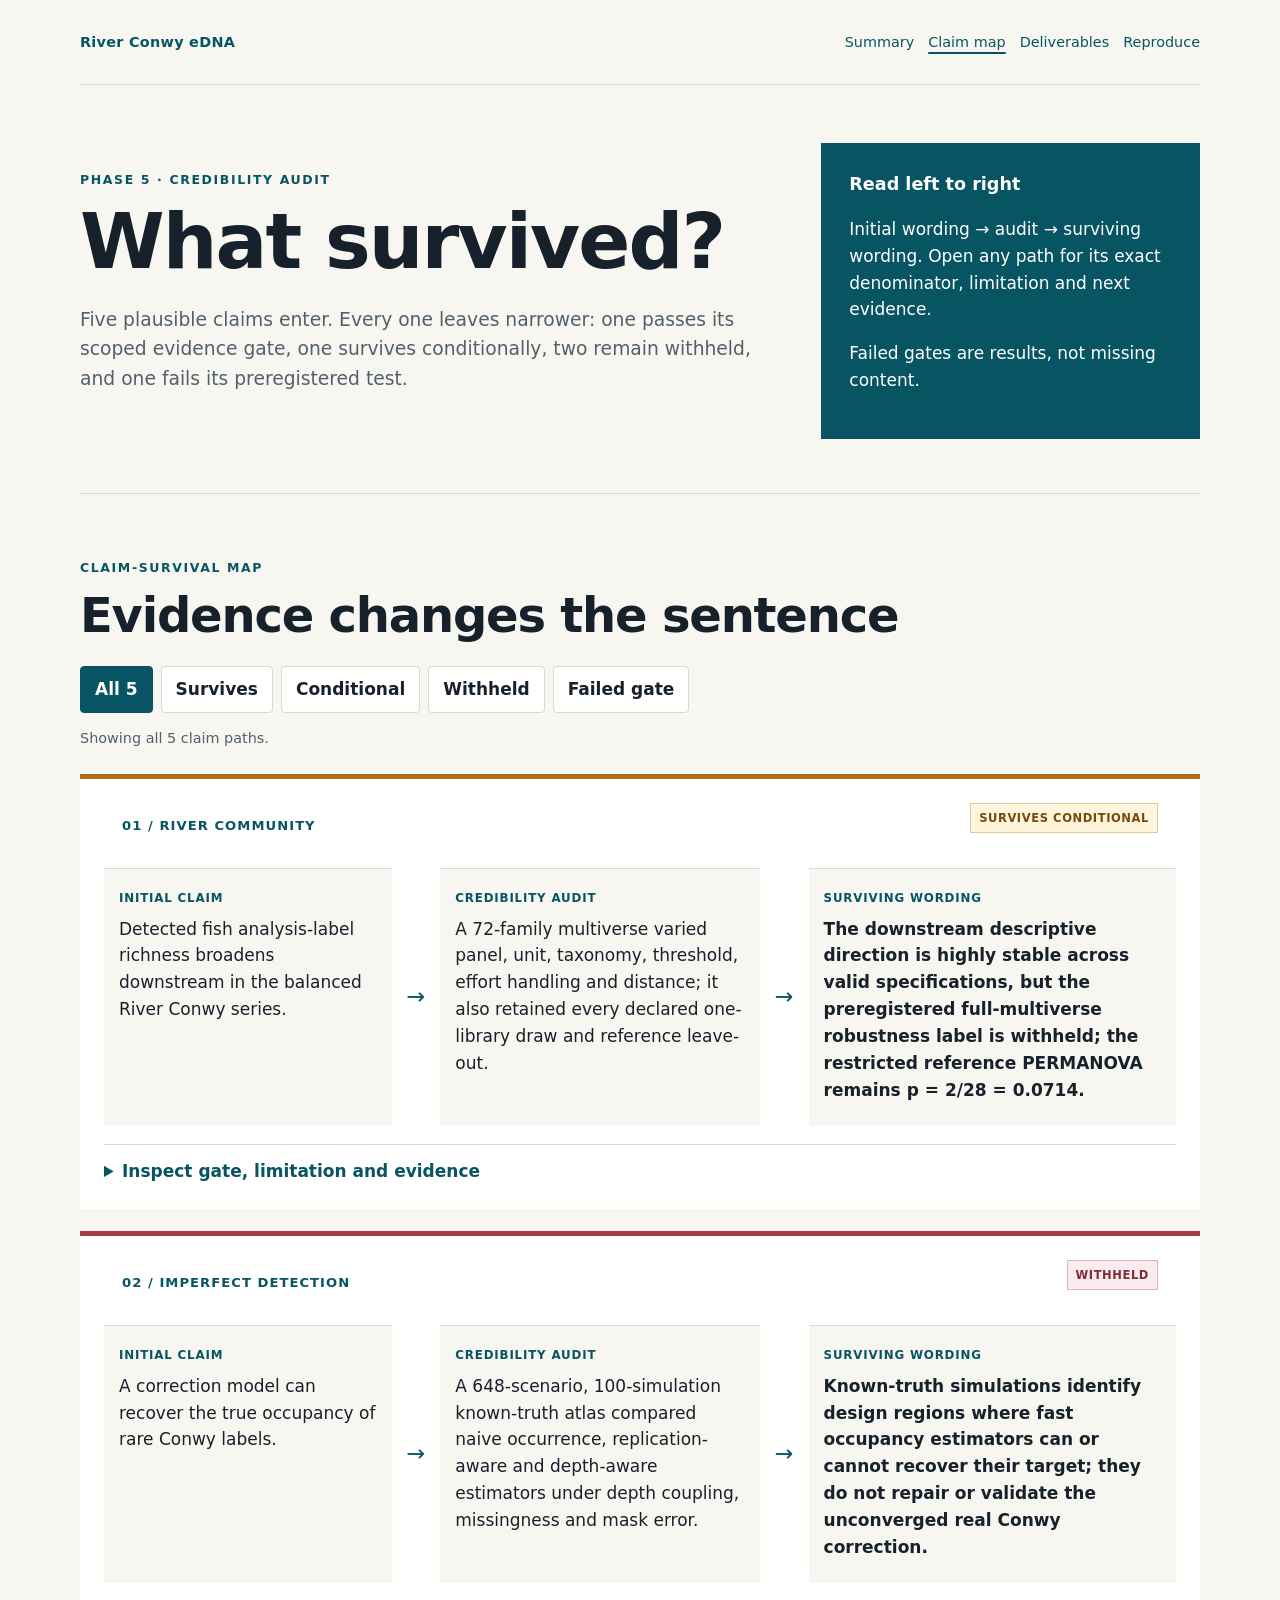
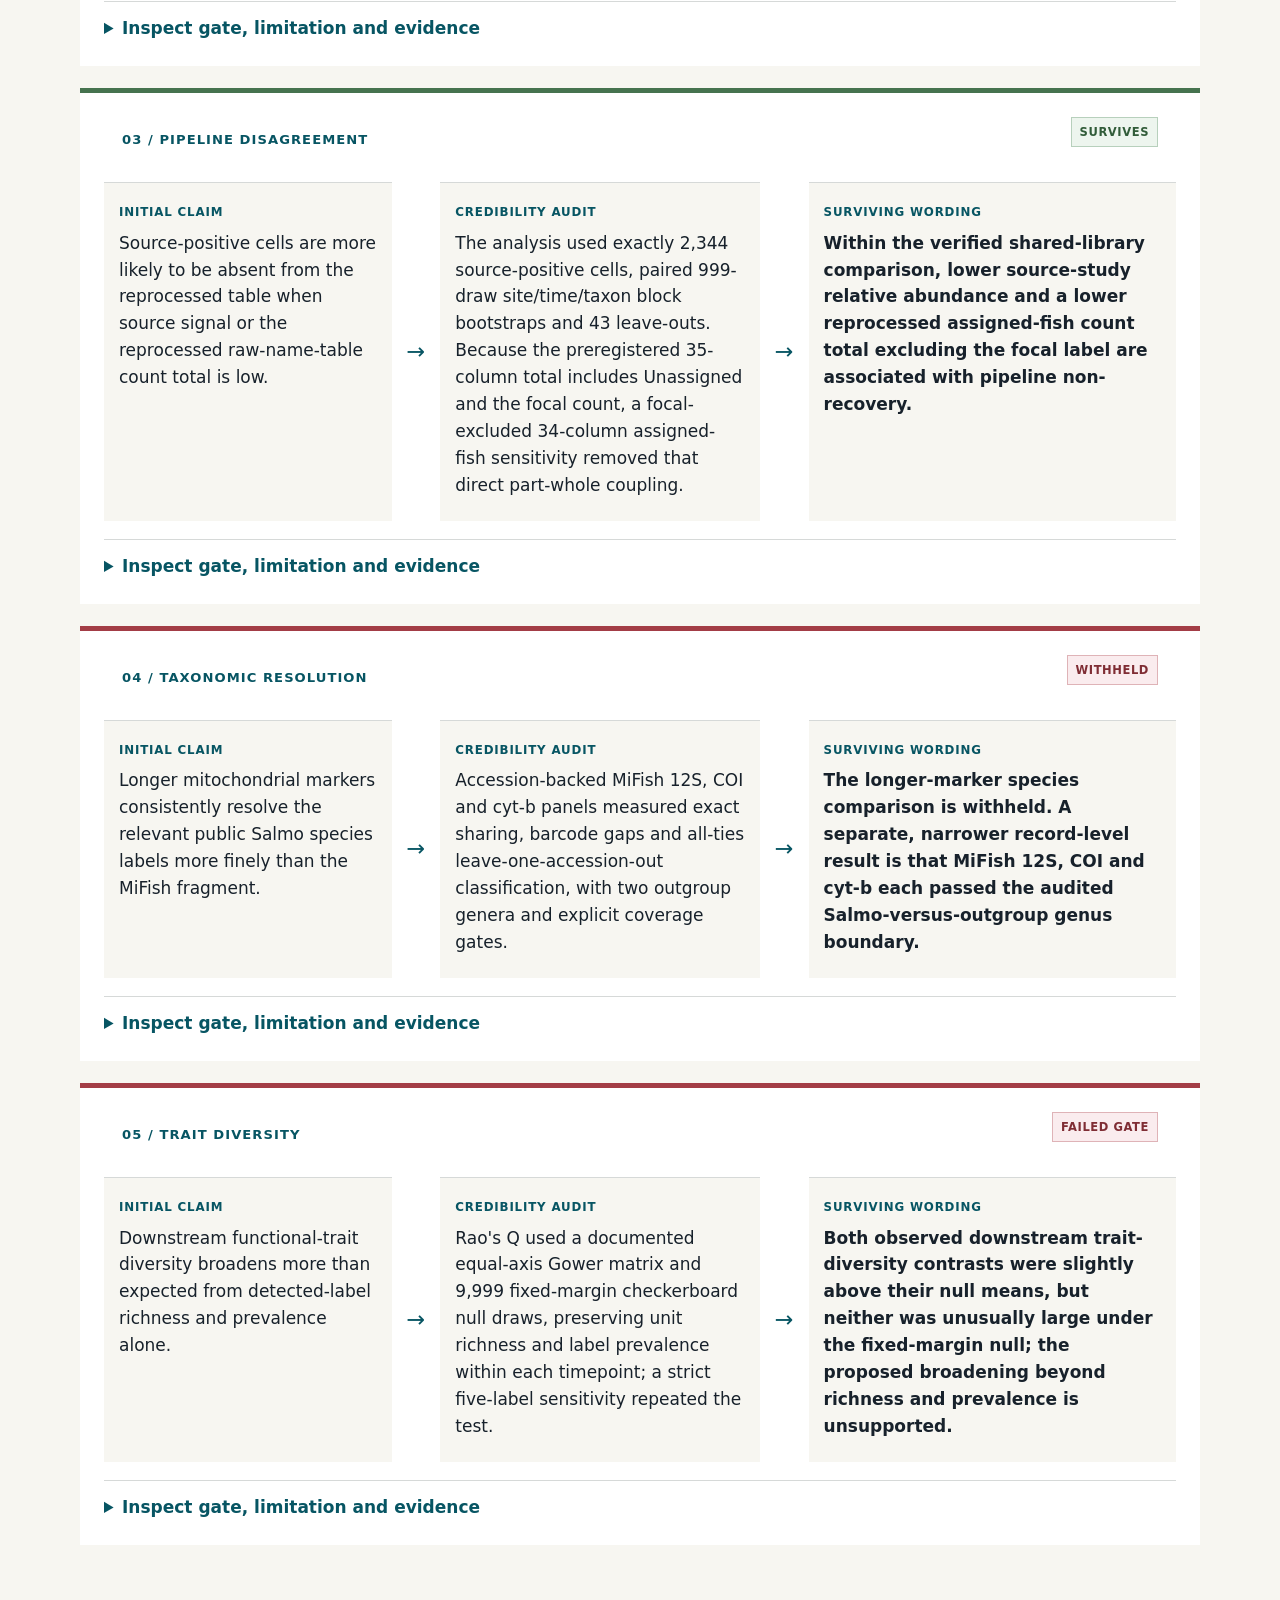
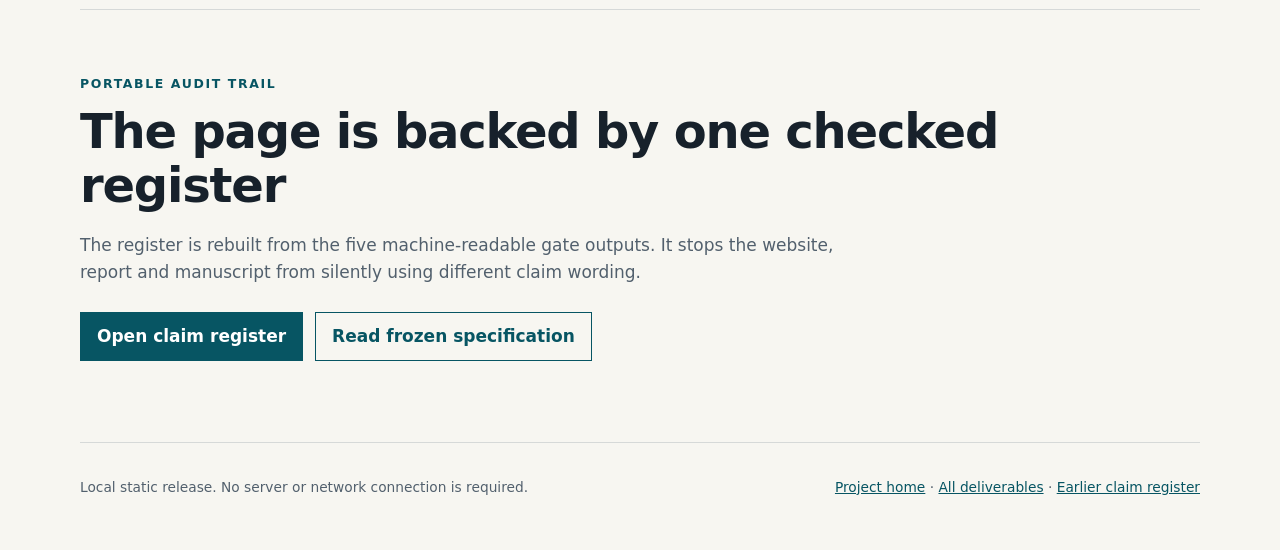
<file: website/claim-survival.html>
<!doctype html>
<html lang="en">
<head>
  <meta charset="utf-8">
  <meta name="viewport" content="width=device-width, initial-scale=1">
  <meta name="description" content="Offline evidence map tracing five River Conwy eDNA claims through credibility audits, gates, limitations and surviving wording.">
  <title>Claim-survival map | River Conwy eDNA</title>
  <link rel="stylesheet" href="assets/style.css">
</head>
<body>
  <a class="skip-link" href="#claim-map">Skip to the claim paths</a>
  <header>
    <nav class="site-nav" aria-label="Project website">
      <a class="brand" href="index.html">River Conwy eDNA</a>
      <div><a href="index.html">Summary</a><a href="claim-survival.html" aria-current="page">Claim map</a><a href="deliverables.html">Deliverables</a><a href="../START_HERE.md">Reproduce</a></div>
    </nav>
    <div class="catalog-hero">
      <div><p class="eyebrow">Phase 5 · credibility audit</p><h1>What survived?</h1><p class="lede">Five plausible claims enter. Every one leaves narrower: one passes its scoped evidence gate, one survives conditionally, two remain withheld, and one fails its preregistered test.</p></div>
      <aside class="hero-note" aria-label="How to read this page"><strong>Read left to right</strong><p>Initial wording &#8594; audit &#8594; surviving wording. Open any path for its exact denominator, limitation and next evidence.</p><p>Failed gates are results, not missing content.</p></aside>
    </div>
  </header>
  <main id="claim-map">
    <section aria-labelledby="map-heading">
      <p class="eyebrow">Claim-survival map</p>
      <h2 id="map-heading">Evidence changes the sentence</h2>
      <div class="claim-controls" role="group" aria-label="Filter claim paths">
        <button type="button" class="claim-filter" data-filter="ALL" aria-pressed="true">All 5</button>
        <button type="button" class="claim-filter" data-filter="SURVIVES" aria-pressed="false">Survives</button>
        <button type="button" class="claim-filter" data-filter="SURVIVES_CONDITIONAL" aria-pressed="false">Conditional</button>
        <button type="button" class="claim-filter" data-filter="WITHHELD" aria-pressed="false">Withheld</button>
        <button type="button" class="claim-filter" data-filter="FAILED_GATE" aria-pressed="false">Failed gate</button>
      </div>
      <p id="claim-count" class="filter-result" aria-live="polite">Showing all 5 claim paths.</p>
      <div class="claim-map-list">
      <article class="claim-path" data-status="SURVIVES_CONDITIONAL">
        <header class="claim-path-heading">
          <p class="number">01 / RIVER COMMUNITY</p>
          <span class="claim-status status-survives-conditional">Survives Conditional</span>
        </header>
        <div class="claim-flow" aria-label="Claim evidence path">
          <section><p class="claim-step">Initial claim</p><p>Detected fish analysis-label richness broadens downstream in the balanced River Conwy series.</p></section>
          <span class="claim-arrow" aria-hidden="true">&#8594;</span>
          <section><p class="claim-step">Credibility audit</p><p>A 72-family multiverse varied panel, unit, taxonomy, threshold, effort handling and distance; it also retained every declared one-library draw and reference leave-out.</p></section>
          <span class="claim-arrow" aria-hidden="true">&#8594;</span>
          <section><p class="claim-step">Surviving wording</p><p><strong>The downstream descriptive direction is highly stable across valid specifications, but the preregistered full-multiverse robustness label is withheld; the restricted reference PERMANOVA remains p = 2/28 = 0.0714.</strong></p></section>
        </div>
        <details>
          <summary>Inspect gate, limitation and evidence</summary>
          <dl class="claim-detail">
            <div><dt>Gate result</dt><dd>Full robustness gate failed: 64/72 families were valid (88.9%, below 90%). Direction stayed positive in 64/64 valid families and 3,600/3,600 draws; 0/75 reference leave-outs reversed it.</dd></div>
            <div><dt>Limitation</dt><dd>Eight rCLR families were undefined because some real 154-unit communities were empty. Detected-label richness is not true richness, and the analysis does not establish a section centroid shift or causation.</dd></div>
            <div><dt>Evidence still needed</dt><dd>Predefine an empty-community treatment or obtain balanced biological observations that separate ecological structure from library effort.</dd></div>
          </dl>
          <p class="link-row"><a href="../data/derived/impact_layerE_gate.tsv">Machine-readable evidence</a><a href="../docs/impact_layerE_multiverse_methods.md">Methods</a><a href="../figures/impact_layerE_multiverse.svg">Figure</a></p>
        </details>
      </article>
      <article class="claim-path" data-status="WITHHELD">
        <header class="claim-path-heading">
          <p class="number">02 / IMPERFECT DETECTION</p>
          <span class="claim-status status-withheld">Withheld</span>
        </header>
        <div class="claim-flow" aria-label="Claim evidence path">
          <section><p class="claim-step">Initial claim</p><p>A correction model can recover the true occupancy of rare Conwy labels.</p></section>
          <span class="claim-arrow" aria-hidden="true">&#8594;</span>
          <section><p class="claim-step">Credibility audit</p><p>A 648-scenario, 100-simulation known-truth atlas compared naive occurrence, replication-aware and depth-aware estimators under depth coupling, missingness and mask error.</p></section>
          <span class="claim-arrow" aria-hidden="true">&#8594;</span>
          <section><p class="claim-step">Surviving wording</p><p><strong>Known-truth simulations identify design regions where fast occupancy estimators can or cannot recover their target; they do not repair or validate the unconverged real Conwy correction.</strong></p></section>
        </div>
        <details>
          <summary>Inspect gate, limitation and evidence</summary>
          <dl class="claim-detail">
            <div><dt>Gate result</dt><dd>Synthetic atlas: 613/1,944 estimator-scenarios recoverable, 732 unreliable and 599 non-identifiable. The real Conwy recovery fit still fails its convergence/mask gate.</dd></div>
            <div><dt>Limitation</dt><dd>The atlas is synthetic and conditional on its generator. It cannot estimate Conwy occupancy, fill unsurveyed cells, or convert a failed real fit into biological evidence.</dd></div>
            <div><dt>Evidence still needed</dt><dd>Collect a design with independent biological truth, balanced replication and depth separated from the river gradient, then validate recovery before interpreting rare-label coefficients.</dd></div>
          </dl>
          <p class="link-row"><a href="../data/derived/impact_occupancy_atlas.tsv">Machine-readable evidence</a><a href="../docs/impact_occupancy_atlas_methods.md">Methods</a><a href="../figures/impact_occupancy_atlas.svg">Figure</a></p>
        </details>
      </article>
      <article class="claim-path" data-status="SURVIVES">
        <header class="claim-path-heading">
          <p class="number">03 / PIPELINE DISAGREEMENT</p>
          <span class="claim-status status-survives">Survives</span>
        </header>
        <div class="claim-flow" aria-label="Claim evidence path">
          <section><p class="claim-step">Initial claim</p><p>Source-positive cells are more likely to be absent from the reprocessed table when source signal or the reprocessed raw-name-table count total is low.</p></section>
          <span class="claim-arrow" aria-hidden="true">&#8594;</span>
          <section><p class="claim-step">Credibility audit</p><p>The analysis used exactly 2,344 source-positive cells, paired 999-draw site/time/taxon block bootstraps and 43 leave-outs. Because the preregistered 35-column total includes Unassigned and the focal count, a focal-excluded 34-column assigned-fish sensitivity removed that direct part-whole coupling.</p></section>
          <span class="claim-arrow" aria-hidden="true">&#8594;</span>
          <section><p class="claim-step">Surviving wording</p><p><strong>Within the verified shared-library comparison, lower source-study relative abundance and a lower reprocessed assigned-fish count total excluding the focal label are associated with pipeline non-recovery.</strong></p></section>
        </div>
        <details>
          <summary>Inspect gate, limitation and evidence</summary>
          <dl class="claim-detail">
            <div><dt>Gate result</dt><dd>Source signal passed in the preregistered model: coefficient -1.574 (bootstrap 95% interval -2.950 to -0.807). The focal-excluded assigned-fish total also passed: -1.149 (-3.086 to -0.579), 999/999 finite fits and 43/43 leave-outs negative.</dd></div>
            <div><dt>Limitation</dt><dd>Neither count total is total library sequencing depth, and both are processed, potentially endogenous quantities. The outcome is disagreement relative to the source table. Neither pipeline is biological ground truth, so this is not a causal effect, abundance effect or biological false-negative rate.</dd></div>
            <div><dt>Evidence still needed</dt><dd>Use mock communities, technical replicates and independently quantified templates to partition extraction, sequencing, filtering and assignment losses.</dd></div>
          </dl>
          <p class="link-row"><a href="../data/derived/impact_pipeline_model.tsv">Machine-readable evidence</a><a href="../docs/impact_pipeline_disagreement_methods.md">Methods</a><a href="../figures/impact_pipeline_disagreement.svg">Figure</a></p>
        </details>
      </article>
      <article class="claim-path" data-status="WITHHELD">
        <header class="claim-path-heading">
          <p class="number">04 / TAXONOMIC RESOLUTION</p>
          <span class="claim-status status-withheld">Withheld</span>
        </header>
        <div class="claim-flow" aria-label="Claim evidence path">
          <section><p class="claim-step">Initial claim</p><p>Longer mitochondrial markers consistently resolve the relevant public Salmo species labels more finely than the MiFish fragment.</p></section>
          <span class="claim-arrow" aria-hidden="true">&#8594;</span>
          <section><p class="claim-step">Credibility audit</p><p>Accession-backed MiFish 12S, COI and cyt-b panels measured exact sharing, barcode gaps and all-ties leave-one-accession-out classification, with two outgroup genera and explicit coverage gates.</p></section>
          <span class="claim-arrow" aria-hidden="true">&#8594;</span>
          <section><p class="claim-step">Surviving wording</p><p><strong>The longer-marker species comparison is withheld. A separate, narrower record-level result is that MiFish 12S, COI and cyt-b each passed the audited Salmo-versus-outgroup genus boundary.</strong></p></section>
        </div>
        <details>
          <summary>Inspect gate, limitation and evidence</summary>
          <dl class="claim-detail">
            <div><dt>Gate result</dt><dd>Species comparison was coverage-inadequate for every marker: 2 of 7 candidate Salmo labels were eligible; the preregistered minimum was 4. In that narrowed two-label diagnostic, all 10/10 queries per marker retained their submitted label; the separate genus boundary passed 10/10 against each outgroup for all three markers.</dd></div>
            <div><dt>Limitation</dt><dd>Seven of 21 selected records, including all five S. salar records, lack voucher/isolate/strain source keys, so their specimen independence is unverified. Submitted database labels are annotations, not truth; the benchmark cannot establish ASV0001 species identity, local occurrence, stock, ancestry, hybrid status or abundance.</dd></div>
            <div><dt>Evidence still needed</dt><dd>Add independently curated, voucher-backed records for at least four relevant Salmo labels and re-run the frozen all-ties species gate.</dd></div>
          </dl>
          <p class="link-row"><a href="../data/derived/impact_salmo_marker_gates.tsv">Machine-readable evidence</a><a href="../docs/impact_salmo_multimarker_methods.md">Methods</a><a href="../figures/impact_salmo_multimarker.svg">Figure</a></p>
        </details>
      </article>
      <article class="claim-path" data-status="FAILED_GATE">
        <header class="claim-path-heading">
          <p class="number">05 / TRAIT DIVERSITY</p>
          <span class="claim-status status-failed-gate">Failed Gate</span>
        </header>
        <div class="claim-flow" aria-label="Claim evidence path">
          <section><p class="claim-step">Initial claim</p><p>Downstream functional-trait diversity broadens more than expected from detected-label richness and prevalence alone.</p></section>
          <span class="claim-arrow" aria-hidden="true">&#8594;</span>
          <section><p class="claim-step">Credibility audit</p><p>Rao&#x27;s Q used a documented equal-axis Gower matrix and 9,999 fixed-margin checkerboard null draws, preserving unit richness and label prevalence within each timepoint; a strict five-label sensitivity repeated the test.</p></section>
          <span class="claim-arrow" aria-hidden="true">&#8594;</span>
          <section><p class="claim-step">Surviving wording</p><p><strong>Both observed downstream trait-diversity contrasts were slightly above their null means, but neither was unusually large under the fixed-margin null; the proposed broadening beyond richness and prevalence is unsupported.</strong></p></section>
        </div>
        <details>
          <summary>Inspect gate, limitation and evidence</summary>
          <dl class="claim-detail">
            <div><dt>Gate result</dt><dd>Failed in both panels: primary one-sided p = 0.3159; strict sensitivity p = 0.1142.</dd></div>
            <div><dt>Limitation</dt><dd>The result is conditional on analysis-label assignments and cited trait proxies. It says nothing about abundance, diet, realised habitat use, causal filtering or independently verified occurrence.</dd></div>
            <div><dt>Evidence still needed</dt><dd>Use verified species occurrences, population-specific traits and independent abundance or habitat measurements before proposing a causal functional mechanism.</dd></div>
          </dl>
          <p class="link-row"><a href="../data/derived/impact_trait_null_summary.tsv">Machine-readable evidence</a><a href="../docs/impact_trait_null_methods.md">Methods</a><a href="../figures/impact_trait_null_model.svg">Figure</a></p>
        </details>
      </article>
      </div>
      <noscript><p class="callout">Filtering needs JavaScript; all five claim paths and their evidence remain visible without it.</p></noscript>
    </section>
    <section aria-labelledby="register-heading">
      <p class="eyebrow">Portable audit trail</p><h2 id="register-heading">The page is backed by one checked register</h2>
      <p class="section-intro">The register is rebuilt from the five machine-readable gate outputs. It stops the website, report and manuscript from silently using different claim wording.</p>
      <p class="section-actions"><a class="button" href="../data/metadata/claim_survival.tsv">Open claim register</a><a class="button secondary" href="../docs/impact-sprint-preregistration.md">Read frozen specification</a></p>
    </section>
  </main>
  <footer><span>Local static release. No server or network connection is required.</span><span><a href="index.html">Project home</a> · <a href="deliverables.html">All deliverables</a> · <a href="../docs/phase3-claim-status.md">Earlier claim register</a></span></footer>
  <script>
    (() => {
      const buttons = Array.from(document.querySelectorAll('.claim-filter'));
      const paths = Array.from(document.querySelectorAll('.claim-path'));
      const count = document.getElementById('claim-count');
      buttons.forEach((button) => button.addEventListener('click', () => {
        const selected = button.dataset.filter;
        buttons.forEach((item) => item.setAttribute('aria-pressed', String(item === button)));
        let visible = 0;
        paths.forEach((path) => {
          const show = selected === 'ALL' || path.dataset.status === selected;
          path.hidden = !show;
          if (show) visible += 1;
        });
        count.textContent = selected === 'ALL' ? 'Showing all 5 claim paths.' : `Showing ${visible} claim path${visible === 1 ? '' : 's'}.`;
      }));
    })();
  </script>
</body>
</html>
</file>
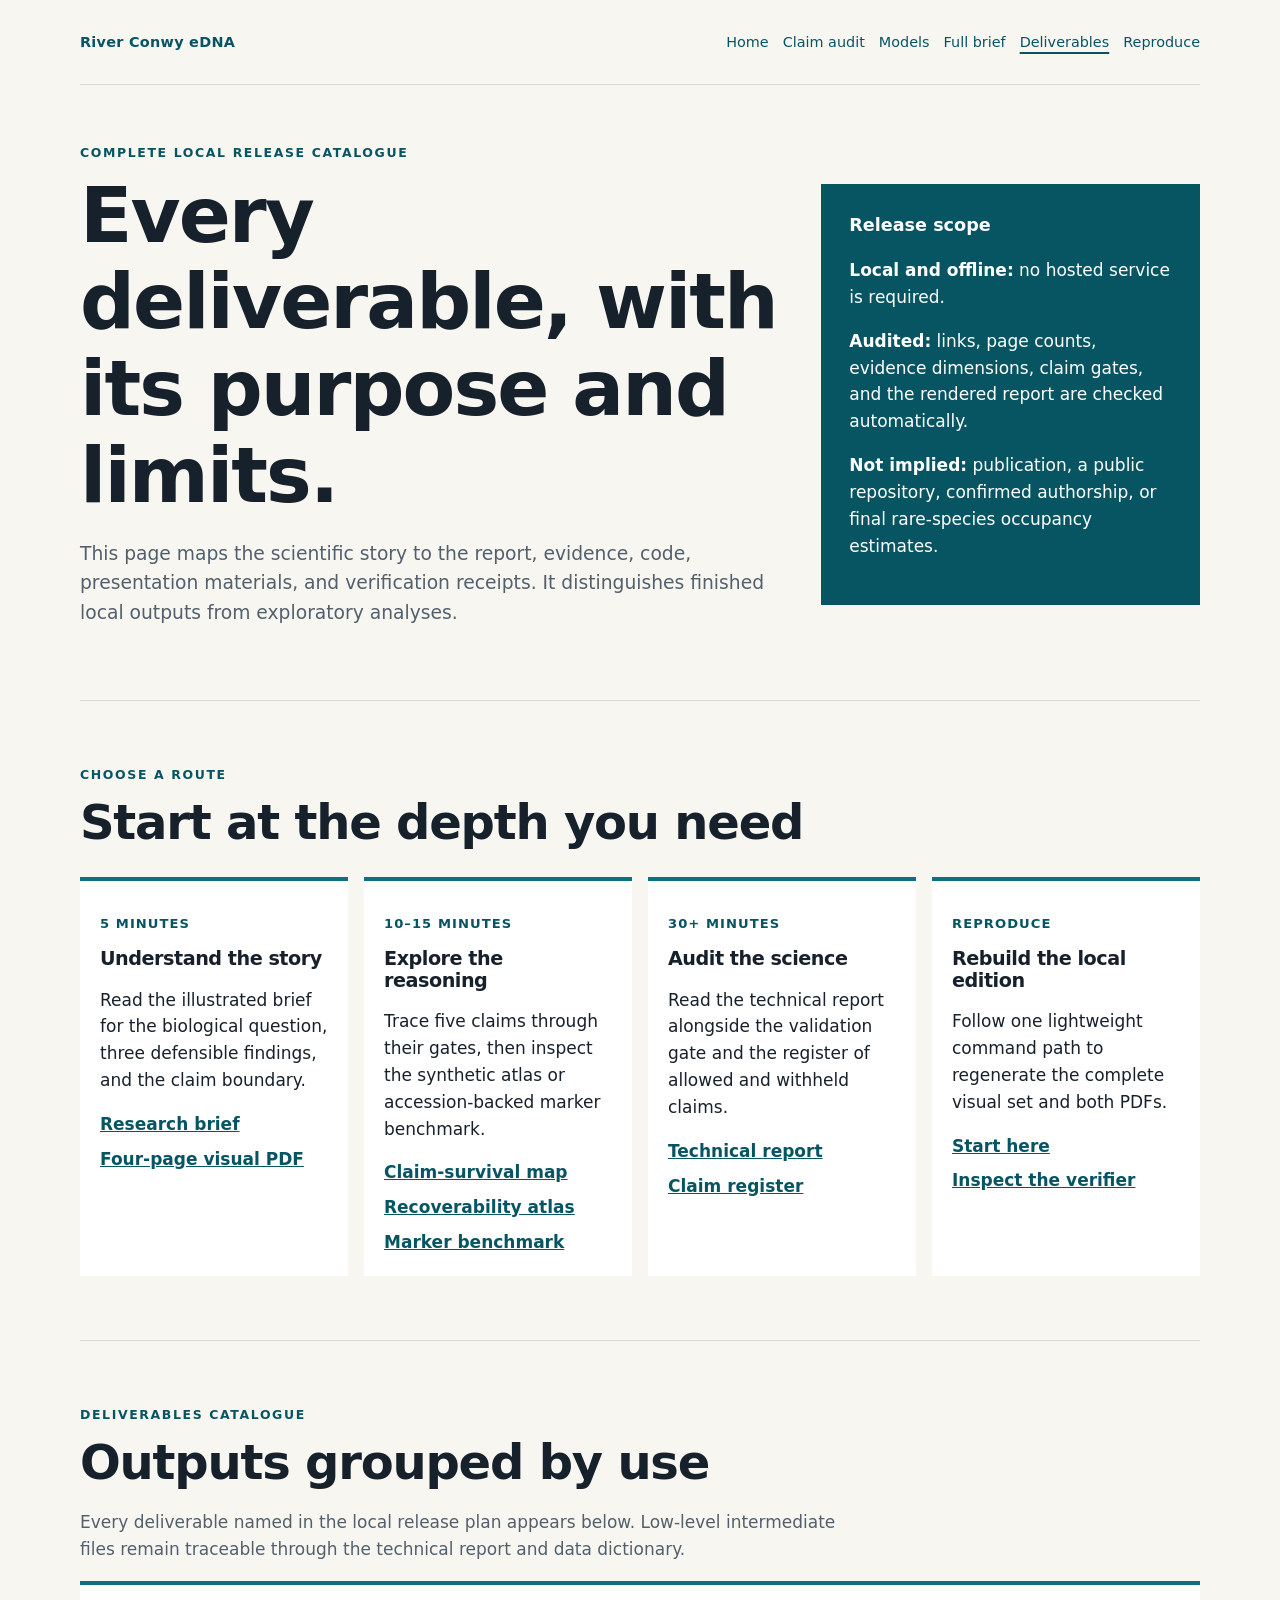
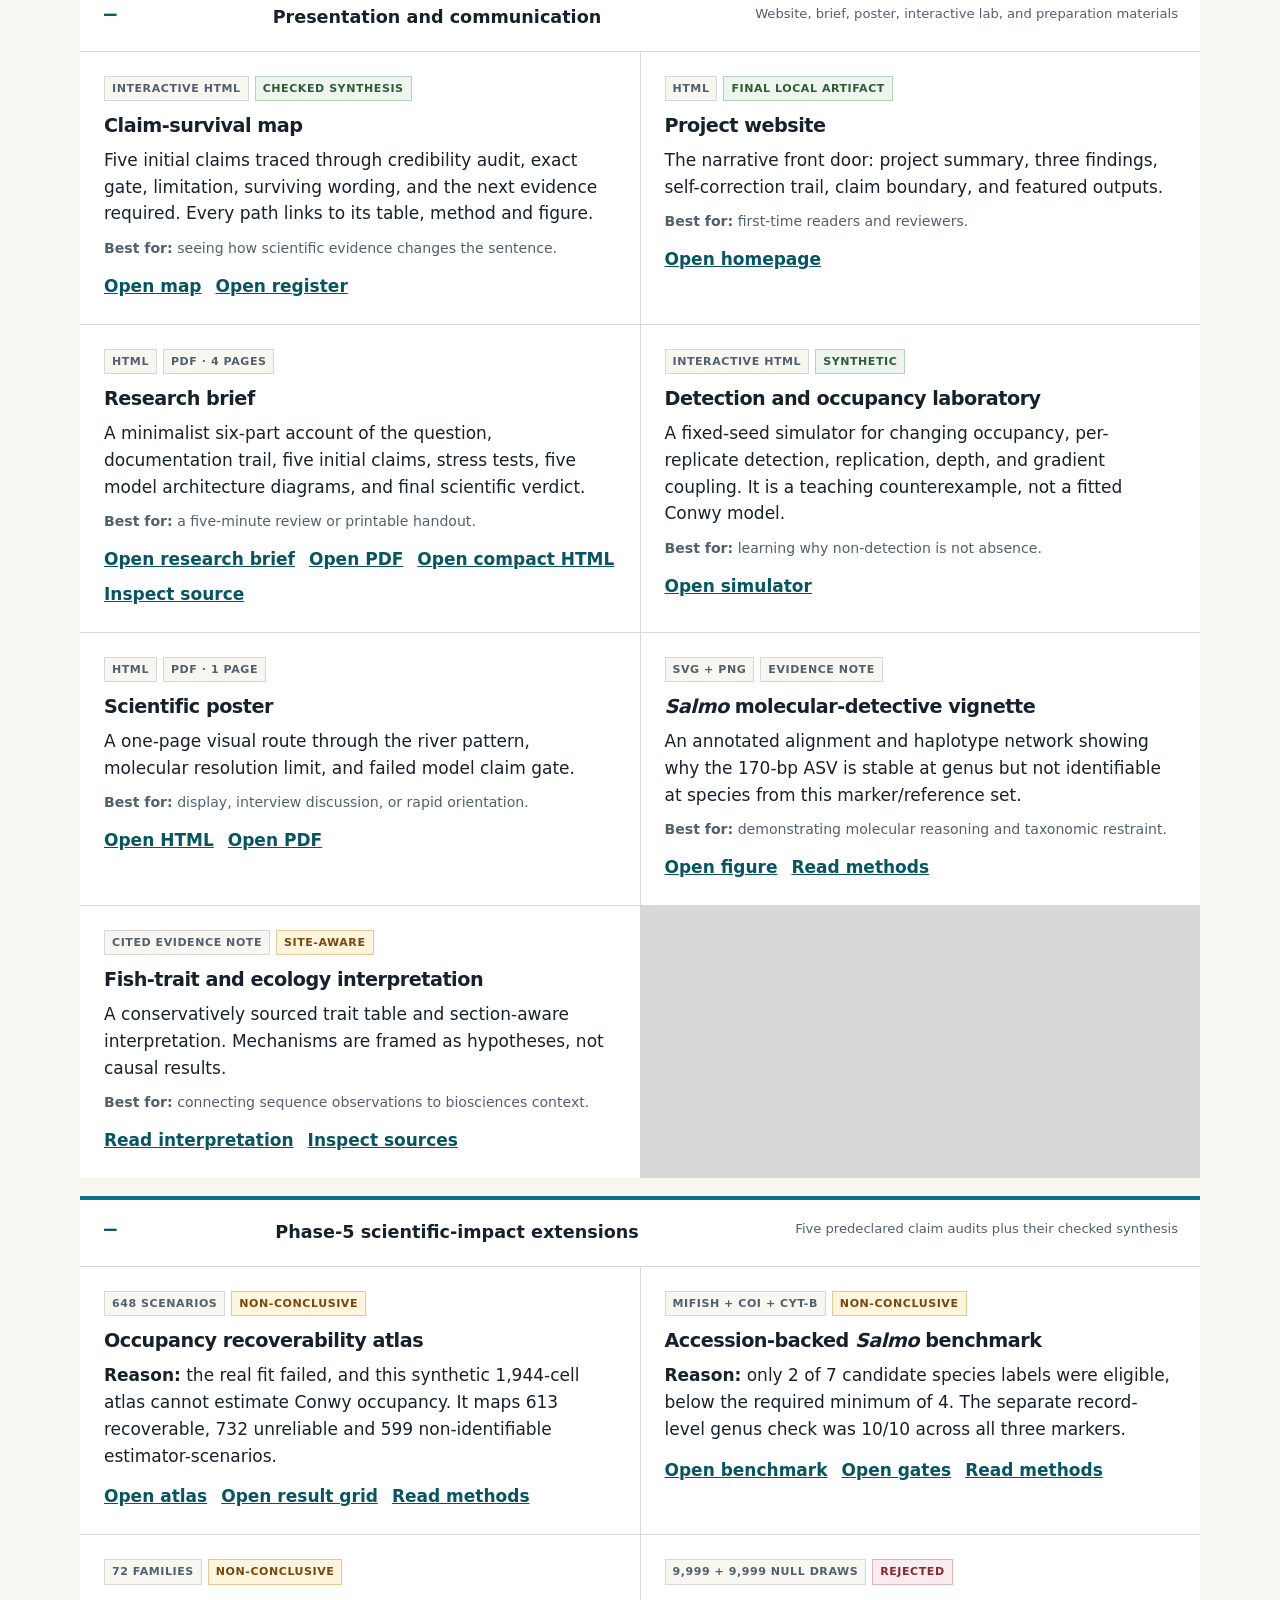
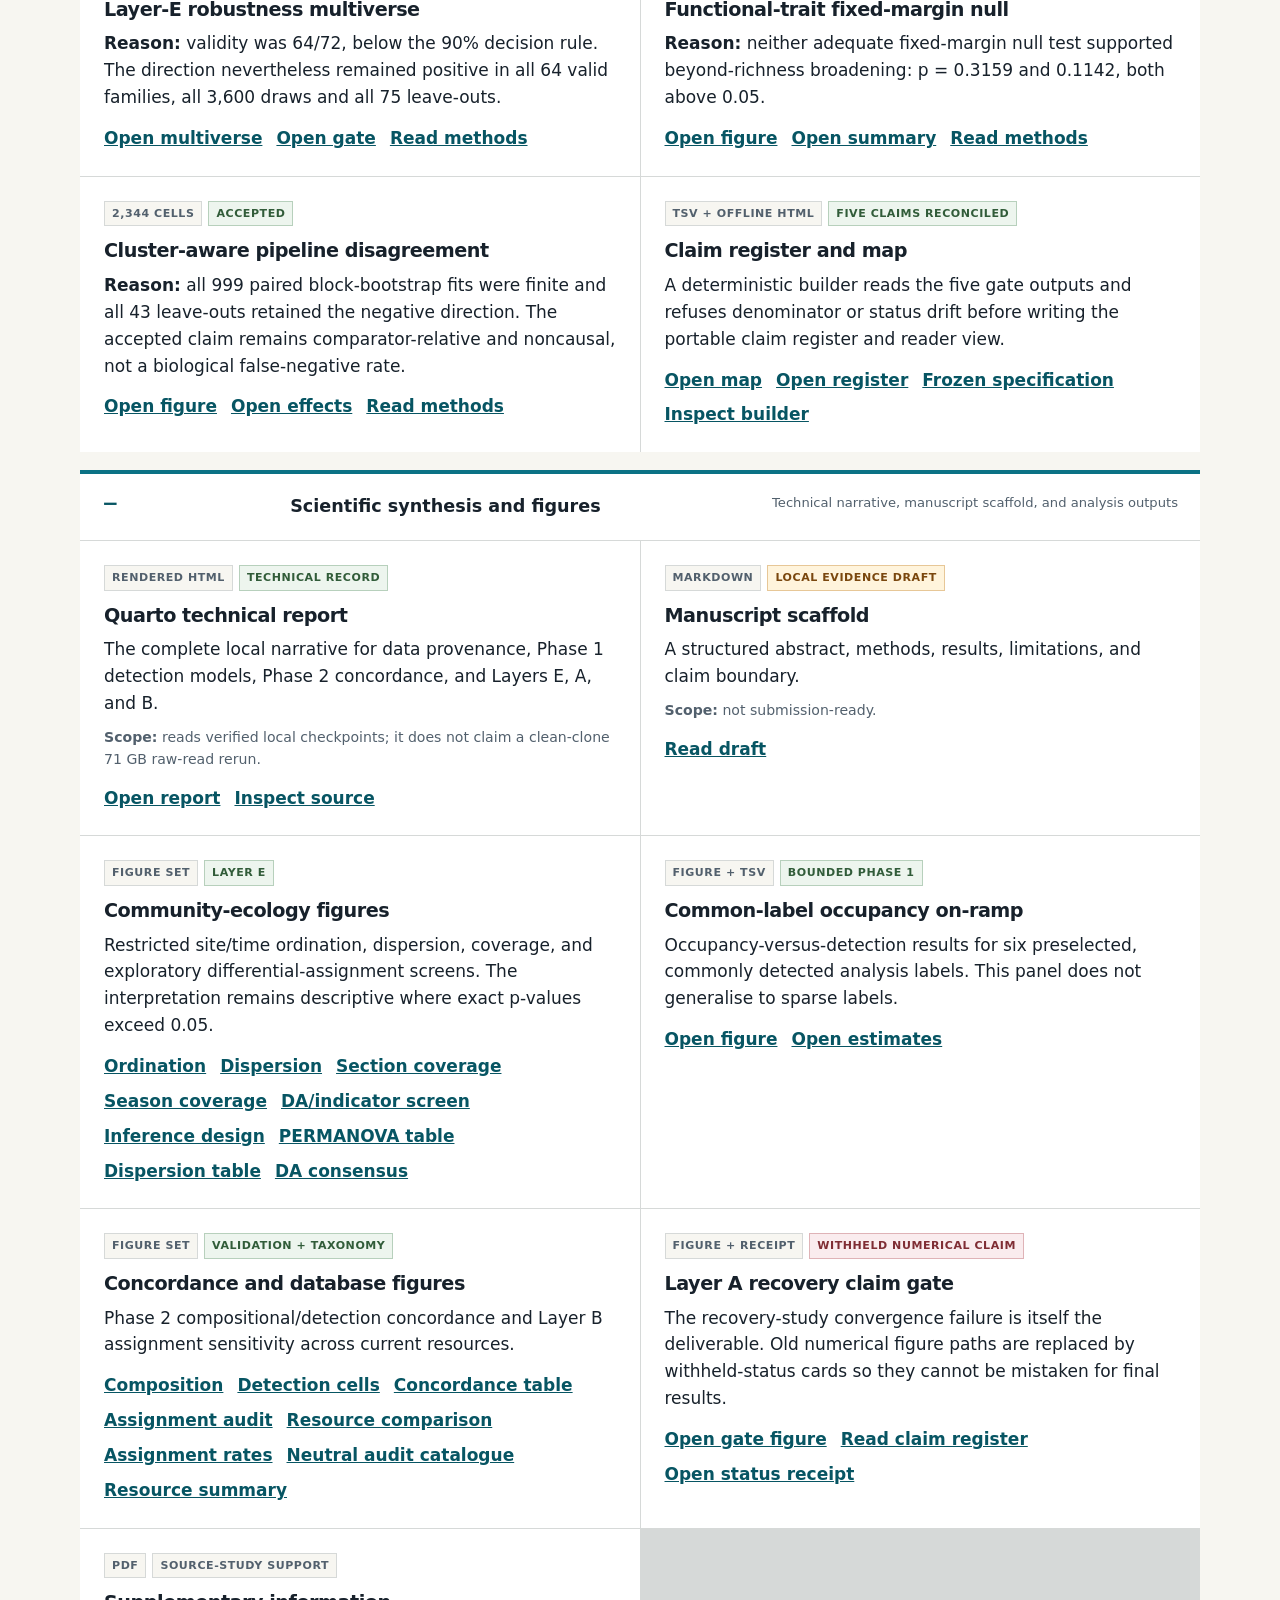
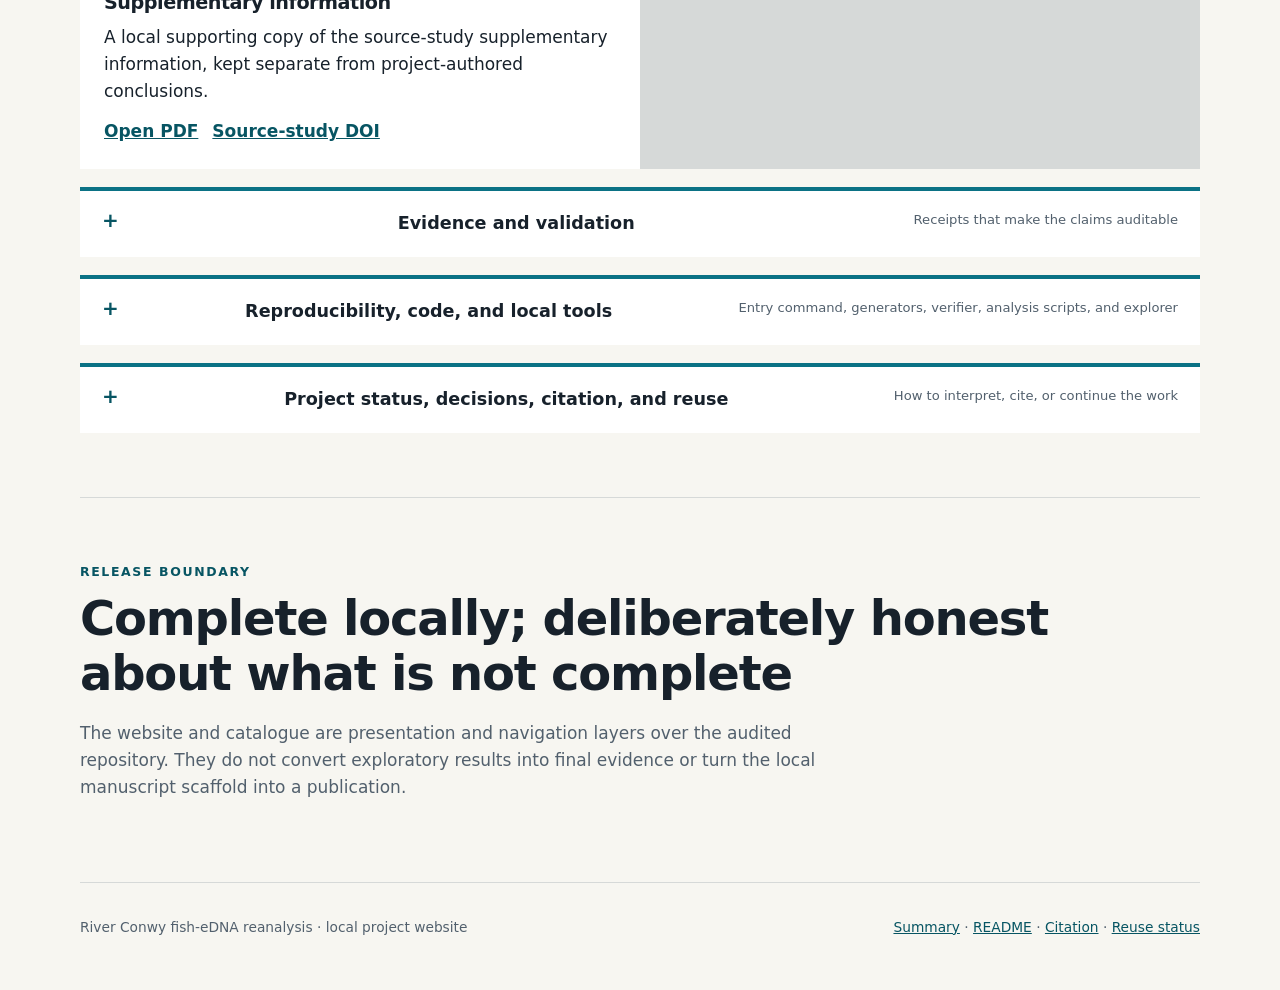
<file: website/deliverables.html>
<!doctype html>
<html lang="en">
<head>
  <meta charset="utf-8">
  <meta name="viewport" content="width=device-width, initial-scale=1">
  <meta name="description" content="Complete local deliverables catalogue for the River Conwy fish-eDNA reanalysis, with scope, audience, and verified links.">
  <title>Deliverables | River Conwy fish-eDNA reanalysis</title>
  <link rel="stylesheet" href="assets/style.css">
</head>
<body>
  <a class="skip-link" href="#main-content">Skip to the deliverables</a>
  <header>
    <nav class="site-nav" aria-label="Project website">
      <a class="brand" href="index.html">River Conwy eDNA</a>
      <div>
        <a href="index.html">Home</a>
        <a href="claim-survival.html">Claim audit</a>
        <a href="index.html#models">Models</a>
        <a href="research_brief.html">Full brief</a>
        <a href="deliverables.html" aria-current="page">Deliverables</a>
        <a href="../START_HERE.md">Reproduce</a>
      </div>
    </nav>
    <div class="catalog-hero">
      <div>
        <p class="eyebrow">Complete local release catalogue</p>
        <h1>Every deliverable, with its purpose and limits.</h1>
        <p class="lede">This page maps the scientific story to the report, evidence, code, presentation materials, and verification receipts. It distinguishes finished local outputs from exploratory analyses.</p>
      </div>
      <aside class="hero-note" aria-label="Release scope">
        <strong>Release scope</strong>
        <p><b>Local and offline:</b> no hosted service is required.</p>
        <p><b>Audited:</b> links, page counts, evidence dimensions, claim gates, and the rendered report are checked automatically.</p>
        <p><b>Not implied:</b> publication, a public repository, confirmed authorship, or final rare-species occupancy estimates.</p>
      </aside>
    </div>
  </header>

  <main id="main-content">
    <section aria-labelledby="route-title">
      <p class="eyebrow">Choose a route</p>
      <h2 id="route-title">Start at the depth you need</h2>
      <div class="route-grid">
        <article class="route-card">
          <p class="number">5 MINUTES</p>
          <h3>Understand the story</h3>
          <p>Read the illustrated brief for the biological question, three defensible findings, and the claim boundary.</p>
          <div class="link-row"><a href="research_brief.html">Research brief</a><a href="../output/pdf/RESEARCH_BRIEF.pdf">Four-page visual PDF</a></div>
        </article>
        <article class="route-card">
          <p class="number">10–15 MINUTES</p>
          <h3>Explore the reasoning</h3>
          <p>Trace five claims through their gates, then inspect the synthetic atlas or accession-backed marker benchmark.</p>
          <div class="link-row"><a href="claim-survival.html">Claim-survival map</a><a href="../figures/impact_occupancy_atlas.svg">Recoverability atlas</a><a href="../figures/impact_salmo_multimarker.svg">Marker benchmark</a></div>
        </article>
        <article class="route-card">
          <p class="number">30+ MINUTES</p>
          <h3>Audit the science</h3>
          <p>Read the technical report alongside the validation gate and the register of allowed and withheld claims.</p>
          <div class="link-row"><a href="../_site/conwy-reanalysis.html">Technical report</a><a href="../docs/phase3-claim-status.md">Claim register</a></div>
        </article>
        <article class="route-card">
          <p class="number">REPRODUCE</p>
          <h3>Rebuild the local edition</h3>
          <p>Follow one lightweight command path to regenerate the complete visual set and both PDFs.</p>
          <div class="link-row"><a href="../START_HERE.md">Start here</a><a href="../scripts/verify_release.py">Inspect the verifier</a></div>
        </article>
      </div>
    </section>

    <section aria-labelledby="catalog-title">
      <p class="eyebrow">Deliverables catalogue</p>
      <h2 id="catalog-title">Outputs grouped by use</h2>
      <p class="section-intro">Every deliverable named in the local release plan appears below. Low-level intermediate files remain traceable through the technical report and data dictionary.</p>

      <details class="catalog-section" open>
        <summary><span>Presentation and communication</span><small>Website, brief, poster, interactive lab, and preparation materials</small></summary>
        <div class="deliverable-grid">
          <article class="deliverable-item">
            <div class="badge-row"><span class="badge">Interactive HTML</span><span class="badge final">Checked synthesis</span></div>
            <h3>Claim-survival map</h3>
            <p>Five initial claims traced through credibility audit, exact gate, limitation, surviving wording, and the next evidence required. Every path links to its table, method and figure.</p>
            <p class="audience"><strong>Best for:</strong> seeing how scientific evidence changes the sentence.</p>
            <div class="link-row"><a href="claim-survival.html">Open map</a><a href="../data/metadata/claim_survival.tsv">Open register</a></div>
          </article>
          <article class="deliverable-item">
            <div class="badge-row"><span class="badge">HTML</span><span class="badge final">Final local artifact</span></div>
            <h3>Project website</h3>
            <p>The narrative front door: project summary, three findings, self-correction trail, claim boundary, and featured outputs.</p>
            <p class="audience"><strong>Best for:</strong> first-time readers and reviewers.</p>
            <div class="link-row"><a href="index.html">Open homepage</a></div>
          </article>
          <article class="deliverable-item">
            <div class="badge-row"><span class="badge">HTML</span><span class="badge">PDF · 4 pages</span></div>
            <h3>Research brief</h3>
            <p>A minimalist six-part account of the question, documentation trail, five initial claims, stress tests, five model architecture diagrams, and final scientific verdict.</p>
            <p class="audience"><strong>Best for:</strong> a five-minute review or printable handout.</p>
            <div class="link-row"><a href="research_brief.html">Open research brief</a><a href="../output/pdf/RESEARCH_BRIEF.pdf">Open PDF</a><a href="visual-brief.html">Open compact HTML</a><a href="research_brief.md">Inspect source</a></div>
          </article>
          <article class="deliverable-item">
            <div class="badge-row"><span class="badge">Interactive HTML</span><span class="badge final">Synthetic</span></div>
            <h3>Detection and occupancy laboratory</h3>
            <p>A fixed-seed simulator for changing occupancy, per-replicate detection, replication, depth, and gradient coupling. It is a teaching counterexample, not a fitted Conwy model.</p>
            <p class="audience"><strong>Best for:</strong> learning why non-detection is not absence.</p>
            <div class="link-row"><a href="detection-lab.html">Open simulator</a></div>
          </article>
          <article class="deliverable-item">
            <div class="badge-row"><span class="badge">HTML</span><span class="badge">PDF · 1 page</span></div>
            <h3>Scientific poster</h3>
            <p>A one-page visual route through the river pattern, molecular resolution limit, and failed model claim gate.</p>
            <p class="audience"><strong>Best for:</strong> display, interview discussion, or rapid orientation.</p>
            <div class="link-row"><a href="poster.html">Open HTML</a><a href="../output/pdf/POSTER.pdf">Open PDF</a></div>
          </article>
          <article class="deliverable-item">
            <div class="badge-row"><span class="badge">SVG + PNG</span><span class="badge">Evidence note</span></div>
            <h3><em>Salmo</em> molecular-detective vignette</h3>
            <p>An annotated alignment and haplotype network showing why the 170-bp ASV is stable at genus but not identifiable at species from this marker/reference set.</p>
            <p class="audience"><strong>Best for:</strong> demonstrating molecular reasoning and taxonomic restraint.</p>
            <div class="link-row"><a href="../figures/salmo_molecular_detective.svg">Open figure</a><a href="../docs/salmo_molecular_detective_methods.md">Read methods</a></div>
          </article>
          <article class="deliverable-item">
            <div class="badge-row"><span class="badge">Cited evidence note</span><span class="badge provisional">Site-aware</span></div>
            <h3>Fish-trait and ecology interpretation</h3>
            <p>A conservatively sourced trait table and section-aware interpretation. Mechanisms are framed as hypotheses, not causal results.</p>
            <p class="audience"><strong>Best for:</strong> connecting sequence observations to biosciences context.</p>
            <div class="link-row"><a href="../docs/fish-trait-ecology.md">Read interpretation</a><a href="../docs/fish_traits_evidence_notes.md">Inspect sources</a></div>
          </article>
        </div>
      </details>

      <details class="catalog-section" open>
        <summary><span>Phase-5 scientific-impact extensions</span><small>Five predeclared claim audits plus their checked synthesis</small></summary>
        <div class="deliverable-grid">
          <article class="deliverable-item">
            <div class="badge-row"><span class="badge">648 scenarios</span><span class="badge provisional">NON-CONCLUSIVE</span></div>
            <h3>Occupancy recoverability atlas</h3>
            <p><strong>Reason:</strong> the real fit failed, and this synthetic 1,944-cell atlas cannot estimate Conwy occupancy. It maps 613 recoverable, 732 unreliable and 599 non-identifiable estimator-scenarios.</p>
            <div class="link-row"><a href="../figures/impact_occupancy_atlas.svg">Open atlas</a><a href="../data/derived/impact_occupancy_atlas.tsv">Open result grid</a><a href="../docs/impact_occupancy_atlas_methods.md">Read methods</a></div>
          </article>
          <article class="deliverable-item">
            <div class="badge-row"><span class="badge">MiFish + COI + cyt-b</span><span class="badge provisional">NON-CONCLUSIVE</span></div>
            <h3>Accession-backed <em>Salmo</em> benchmark</h3>
            <p><strong>Reason:</strong> only 2 of 7 candidate species labels were eligible, below the required minimum of 4. The separate record-level genus check was 10/10 across all three markers.</p>
            <div class="link-row"><a href="../figures/impact_salmo_multimarker.svg">Open benchmark</a><a href="../data/derived/impact_salmo_marker_gates.tsv">Open gates</a><a href="../docs/impact_salmo_multimarker_methods.md">Read methods</a></div>
          </article>
          <article class="deliverable-item">
            <div class="badge-row"><span class="badge">72 families</span><span class="badge provisional">NON-CONCLUSIVE</span></div>
            <h3>Layer-E robustness multiverse</h3>
            <p><strong>Reason:</strong> validity was 64/72, below the 90% decision rule. The direction nevertheless remained positive in all 64 valid families, all 3,600 draws and all 75 leave-outs.</p>
            <div class="link-row"><a href="../figures/impact_layerE_multiverse.svg">Open multiverse</a><a href="../data/derived/impact_layerE_gate.tsv">Open gate</a><a href="../docs/impact_layerE_multiverse_methods.md">Read methods</a></div>
          </article>
          <article class="deliverable-item">
            <div class="badge-row"><span class="badge">9,999 + 9,999 null draws</span><span class="badge withheld">REJECTED</span></div>
            <h3>Functional-trait fixed-margin null</h3>
            <p><strong>Reason:</strong> neither adequate fixed-margin null test supported beyond-richness broadening: p = 0.3159 and 0.1142, both above 0.05.</p>
            <div class="link-row"><a href="../figures/impact_trait_null_model.svg">Open figure</a><a href="../data/derived/impact_trait_null_summary.tsv">Open summary</a><a href="../docs/impact_trait_null_methods.md">Read methods</a></div>
          </article>
          <article class="deliverable-item">
            <div class="badge-row"><span class="badge">2,344 cells</span><span class="badge final">ACCEPTED</span></div>
            <h3>Cluster-aware pipeline disagreement</h3>
            <p><strong>Reason:</strong> all 999 paired block-bootstrap fits were finite and all 43 leave-outs retained the negative direction. The accepted claim remains comparator-relative and noncausal, not a biological false-negative rate.</p>
            <div class="link-row"><a href="../figures/impact_pipeline_disagreement.svg">Open figure</a><a href="../data/derived/impact_pipeline_model.tsv">Open effects</a><a href="../docs/impact_pipeline_disagreement_methods.md">Read methods</a></div>
          </article>
          <article class="deliverable-item">
            <div class="badge-row"><span class="badge">TSV + offline HTML</span><span class="badge final">Five claims reconciled</span></div>
            <h3>Claim register and map</h3>
            <p>A deterministic builder reads the five gate outputs and refuses denominator or status drift before writing the portable claim register and reader view.</p>
            <div class="link-row"><a href="claim-survival.html">Open map</a><a href="../data/metadata/claim_survival.tsv">Open register</a><a href="../docs/impact-sprint-preregistration.md">Frozen specification</a><a href="../scripts/build_claim_survival.py">Inspect builder</a></div>
          </article>
        </div>
      </details>

      <details class="catalog-section" open>
        <summary><span>Scientific synthesis and figures</span><small>Technical narrative, manuscript scaffold, and analysis outputs</small></summary>
        <div class="deliverable-grid">
          <article class="deliverable-item">
            <div class="badge-row"><span class="badge">Rendered HTML</span><span class="badge final">Technical record</span></div>
            <h3>Quarto technical report</h3>
            <p>The complete local narrative for data provenance, Phase 1 detection models, Phase 2 concordance, and Layers E, A, and B.</p>
            <p class="audience"><strong>Scope:</strong> reads verified local checkpoints; it does not claim a clean-clone 71 GB raw-read rerun.</p>
            <div class="link-row"><a href="../_site/conwy-reanalysis.html">Open report</a><a href="../report/conwy-reanalysis.qmd">Inspect source</a></div>
          </article>
          <article class="deliverable-item">
            <div class="badge-row"><span class="badge">Markdown</span><span class="badge provisional">Local evidence draft</span></div>
            <h3>Manuscript scaffold</h3>
            <p>A structured abstract, methods, results, limitations, and claim boundary.</p>
            <p class="audience"><strong>Scope:</strong> not submission-ready.</p>
            <div class="link-row"><a href="../docs/preprint-draft.md">Read draft</a></div>
          </article>
          <article class="deliverable-item">
            <div class="badge-row"><span class="badge">Figure set</span><span class="badge final">Layer E</span></div>
            <h3>Community-ecology figures</h3>
            <p>Restricted site/time ordination, dispersion, coverage, and exploratory differential-assignment screens. The interpretation remains descriptive where exact p-values exceed 0.05.</p>
            <div class="link-row"><a href="../figures/phase3_layerE_ordination.png">Ordination</a><a href="../figures/phase3_layerE_betadisper.png">Dispersion</a><a href="../figures/phase3_layerE_inext_section.png">Section coverage</a><a href="../figures/phase3_layerE_inext_season.png">Season coverage</a><a href="../figures/phase3_layerE_da_indicator.png">DA/indicator screen</a><a href="../data/derived/layerE_inference_design.tsv">Inference design</a><a href="../data/derived/layerE_permanova.tsv">PERMANOVA table</a><a href="../data/derived/layerE_betadisper.tsv">Dispersion table</a><a href="../data/derived/layerE_da_consensus.tsv">DA consensus</a></div>
          </article>
          <article class="deliverable-item">
            <div class="badge-row"><span class="badge">Figure + TSV</span><span class="badge final">Bounded Phase 1</span></div>
            <h3>Common-label occupancy on-ramp</h3>
            <p>Occupancy-versus-detection results for six preselected, commonly detected analysis labels. This panel does not generalise to sparse labels.</p>
            <div class="link-row"><a href="../figures/phase1_psi_vs_p.png">Open figure</a><a href="../data/metadata/phase1_occupancy_estimates.tsv">Open estimates</a></div>
          </article>
          <article class="deliverable-item">
            <div class="badge-row"><span class="badge">Figure set</span><span class="badge final">Validation + taxonomy</span></div>
            <h3>Concordance and database figures</h3>
            <p>Phase 2 compositional/detection concordance and Layer B assignment sensitivity across current resources.</p>
            <div class="link-row"><a href="../figures/phase2_concordance_braycurtis.png">Composition</a><a href="../figures/phase2_concordance_occupancy.png">Detection cells</a><a href="../data/derived/concordance_summary.tsv">Concordance table</a><a href="../figures/reclassB_assignment_and_drift.png">Assignment audit</a><a href="../figures/reclassB_indepDB.png">Resource comparison</a><a href="../data/derived/reclassB_assignment_rates.tsv">Assignment rates</a><a href="../data/derived/reclassB_drift_catalogue.tsv">Neutral audit catalogue</a><a href="../data/derived/reclassB_indepDB_summary.tsv">Resource summary</a></div>
          </article>
          <article class="deliverable-item">
            <div class="badge-row"><span class="badge">Figure + receipt</span><span class="badge withheld">Withheld numerical claim</span></div>
            <h3>Layer A recovery claim gate</h3>
            <p>The recovery-study convergence failure is itself the deliverable. Old numerical figure paths are replaced by withheld-status cards so they cannot be mistaken for final results.</p>
            <div class="link-row"><a href="../figures/phase3_sim_recovery.png">Open gate figure</a><a href="../docs/phase3-claim-status.md">Read claim register</a><a href="../data/metadata/layerA_recovery_status.tsv">Open status receipt</a></div>
          </article>
          <article class="deliverable-item">
            <div class="badge-row"><span class="badge">PDF</span><span class="badge">Source-study support</span></div>
            <h3>Supplementary information</h3>
            <p>A local supporting copy of the source-study supplementary information, kept separate from project-authored conclusions.</p>
            <div class="link-row"><a href="../docs/supplementary_information.pdf">Open PDF</a><a href="https://doi.org/10.1038/s41467-024-48640-3">Source-study DOI</a></div>
          </article>
        </div>
      </details>

      <details class="catalog-section">
        <summary><span>Evidence and validation</span><small>Receipts that make the claims auditable</small></summary>
        <div class="deliverable-grid">
          <article class="deliverable-item">
            <div class="badge-row"><span class="badge">Validation gate</span><span class="badge final">PASS with caveats</span></div>
            <h3>Phase 2 concordance audit</h3>
            <p>Documents the comparison over 642 shared libraries, the database-namespace crosswalk, pooled detection-cell deficit, and its limits.</p>
            <div class="link-row"><a href="../docs/phase2-validation-gate.md">Read validation gate</a><a href="../docs/phase3-readiness.md">Read Phase 3 readiness audit</a></div>
          </article>
          <article class="deliverable-item">
            <div class="badge-row"><span class="badge">Provenance</span><span class="badge">Controls</span></div>
            <h3>Data identity and control receipts</h3>
            <p>Verifies the Conwy-only ENA join, published matrix structure, covariate join, and the 79-listed/77-entering negative-control reconciliation.</p>
            <div class="link-row"><a href="../data/metadata/ena_join_verification.md">ENA join</a><a href="../data/metadata/source_data_verification.md">Source matrix</a><a href="../data/metadata/covariate_join_verification.md">Covariates</a><a href="../data/metadata/control_reconciliation.md">Controls</a></div>
          </article>
          <article class="deliverable-item">
            <div class="badge-row"><span class="badge">TSV</span><span class="badge">Cited traits</span></div>
            <h3>Fish-trait evidence tables</h3>
            <p>Fourteen mapped analysis labels, source citations, explicit proxy flags, and site-aware section summaries.</p>
            <div class="link-row"><a href="../data/metadata/fish_traits.tsv">Trait table</a><a href="../data/metadata/fish_traits_sources.tsv">Source table</a><a href="../data/metadata/fish_trait_section_summary.tsv">Guild-section summary</a><a href="../data/metadata/fish_species_section_prevalence.tsv">Label-section prevalence</a><a href="../docs/salmo_fish_traits_validation_receipt.md">Validation receipt</a></div>
          </article>
          <article class="deliverable-item">
            <div class="badge-row"><span class="badge">FASTA + TSV</span><span class="badge">Molecular provenance</span></div>
            <h3><em>Salmo</em> sequence evidence</h3>
            <p>Nine 170-bp records, alignment, accession provenance, edit-distance matrix, and classifier comparison receipt.</p>
            <div class="link-row"><a href="../data/metadata/salmo_reference_amplicons.fasta">Amplicons</a><a href="../data/metadata/salmo_sequence_alignment.tsv">Alignment</a><a href="../data/metadata/salmo_edit_distance_matrix.tsv">Edit distances</a><a href="../data/metadata/salmo_reference_provenance.tsv">Reference provenance</a><a href="../data/metadata/salmo_classifier_provenance.tsv">Classifier provenance</a></div>
          </article>
          <article class="deliverable-item">
            <div class="badge-row"><span class="badge">Data dictionary</span><span class="badge">Design map</span></div>
            <h3>Data and sampling documentation</h3>
            <p>Field definitions, source boundaries, missing-occasion rules, and the machine-readable 14-site/18-timepoint design.</p>
            <div class="link-row"><a href="../data/metadata/data_dictionary.md">Data dictionary</a><a href="../data/metadata/occasions.tsv">Occasion map</a><a href="../data/README.md">Data README</a></div>
          </article>
          <article class="deliverable-item">
            <div class="badge-row"><span class="badge">Machine-readable</span><span class="badge withheld">Claim gate</span></div>
            <h3>Layer A suppression receipts</h3>
            <p>Records the failed convergence threshold and checksums for the five withheld-status replacement figures.</p>
            <div class="link-row"><a href="../data/metadata/layerA_recovery_status.tsv">Recovery status</a><a href="../data/metadata/layerA_figure_gate.tsv">Figure gate</a></div>
          </article>
        </div>
      </details>

      <details class="catalog-section">
        <summary><span>Reproducibility, code, and local tools</span><small>Entry command, generators, verifier, analysis scripts, and explorer</small></summary>
        <div class="deliverable-grid">
          <article class="deliverable-item">
            <div class="badge-row"><span class="badge">Markdown</span><span class="badge final">One clear entry path</span></div>
            <h3>Five-minute reproducibility capsule</h3>
            <p>Environment setup, one build command, expected outputs, offline verification, and the boundary between the lightweight release and the full raw-read workflow.</p>
            <div class="link-row"><a href="../START_HERE.md">Open START_HERE</a><a href="../requirements-website.txt">Python requirements</a></div>
          </article>
          <article class="deliverable-item">
            <div class="badge-row"><span class="badge">Python</span><span class="badge">Base R</span></div>
            <h3>Deterministic artifact generators</h3>
            <p>The Phase-5 entry command rebuilds all five analyses, their checked claim synthesis and test suites; the website builder regenerates the complete visual asset set and both PDFs.</p>
            <div class="link-row"><a href="../scripts/run_impact_sprint.py">Phase-5 runner</a><a href="../scripts/build_website.py">Website builder</a><a href="../scripts/build_biological_evidence.R">Evidence builder</a><a href="build-receipt.json">Build receipt</a></div>
          </article>
          <article class="deliverable-item">
            <div class="badge-row"><span class="badge">Python</span><span class="badge final">Offline gate</span></div>
            <h3>Release verifier</h3>
            <p>Checks required artifacts, links, PDF page counts, simulator defaults, evidence dimensions, claim gates, and report freshness.</p>
            <div class="link-row"><a href="../scripts/verify_release.py">Inspect verifier</a></div>
          </article>
          <article class="deliverable-item">
            <div class="badge-row"><span class="badge">ZIP</span><span class="badge final">Portable offline handoff</span></div>
            <h3>Sendable website bundle</h3>
            <p>A deterministic packager gathers the complete static website and every local deliverable it links, adds checksums and a clear entry page, then verifies the archive after a clean extraction. Raw FASTQs and heavyweight model checkpoints remain outside this review bundle.</p>
            <div class="link-row"><a href="../scripts/package_website.py">Inspect packager</a><a href="../START_HERE.md">Read send instructions</a></div>
          </article>
          <article class="deliverable-item">
            <div class="badge-row"><span class="badge">R</span><span class="badge">Analysis code</span></div>
            <h3>Layer E, A, and B workflows</h3>
            <p>Scripted community inference, common-label occupancy, exploratory community occupancy, recovery testing, and reference-resource concordance.</p>
            <div class="link-row"><a href="../R/04_baseline_E.R">Layer E</a><a href="../R/05_occupancy_msocc.R">Phase 1 occupancy</a><a href="../R/06_occupancy_occumb.R">Layer A stress test</a><a href="../R/07_reclass_B.R">Layer B</a><a href="../R/08_validate_concordance.R">Concordance</a><a href="../R/10_sim_recovery.R">Recovery study</a></div>
          </article>
          <article class="deliverable-item">
            <div class="badge-row"><span class="badge">R/Shiny</span><span class="badge provisional">Exploratory local tool</span></div>
            <h3>Occupancy explorer</h3>
            <p>A schema-checked local Shiny interface. It is source code, not a deployed service, and preserves Layer A diagnostic warnings.</p>
            <div class="link-row"><a href="../shiny/app.R">Inspect app source</a></div>
          </article>
          <article class="deliverable-item">
            <div class="badge-row"><span class="badge">Environment locks</span><span class="badge">Two-machine scope</span></div>
            <h3>Environment specifications</h3>
            <p>Mac analysis environment, exact conda lock, human-readable R package record, and lightweight website requirements.</p>
            <div class="link-row"><a href="../environment.yml">Environment</a><a href="../environment.lock.yml">Conda lock</a><a href="../environment.R-packages.lock.tsv">R package record</a><a href="../requirements-website.txt">Website requirements</a></div>
          </article>
          <article class="deliverable-item">
            <div class="badge-row"><span class="badge">Receipts</span><span class="badge final">Backend checks</span></div>
            <h3>Analysis-engine smoke tests</h3>
            <p>Auditable setup receipts for the JAGS and CmdStan pathways used to verify the isolated analysis environment.</p>
            <div class="link-row"><a href="../docs/smoke_test_receipts.md">Read smoke-test receipts</a></div>
          </article>
        </div>
      </details>

      <details class="catalog-section">
        <summary><span>Project status, decisions, citation, and reuse</span><small>How to interpret, cite, or continue the work</small></summary>
        <div class="deliverable-grid">
          <article class="deliverable-item">
            <div class="badge-row"><span class="badge">Markdown</span><span class="badge final">Current status</span></div>
            <h3>README and completion ledger</h3>
            <p>The repository overview and phase-by-phase ledger define what is locally complete and what optional work lies outside the release.</p>
            <div class="link-row"><a href="../README.md">Read README</a><a href="../eDNAplan.md">Open execution plan</a></div>
          </article>
          <article class="deliverable-item">
            <div class="badge-row"><span class="badge">Decision record</span><span class="badge">Not formal preregistration</span></div>
            <h3>Analysis-decision record</h3>
            <p>Records covariates, thresholds, amendments, and timing limitations without claiming external or independently timestamped preregistration.</p>
            <div class="link-row"><a href="../docs/prereg.md">Read decision record</a></div>
          </article>
          <article class="deliverable-item">
            <div class="badge-row"><span class="badge">CFF</span></div>
            <h3>Citation metadata</h3>
            <p>Citation metadata with the source-study DOI.</p>
            <div class="link-row"><a href="../CITATION.cff">Open citation metadata</a></div>
          </article>
          <article class="deliverable-item">
            <div class="badge-row"><span class="badge">License notice</span></div>
            <h3>Reuse status</h3>
            <p>All rights reserved; third-party material keeps its own license.</p>
            <div class="link-row"><a href="../LICENSE">Read license notice</a></div>
          </article>
          <article class="deliverable-item">
            <div class="badge-row"><span class="badge">External source</span><span class="badge">DOI</span></div>
            <h3>Original River Conwy study</h3>
            <p>Perry et al. (2024), the source dataset and published scientific context reanalysed by this project.</p>
            <div class="link-row"><a href="https://doi.org/10.1038/s41467-024-48640-3">Open source study</a></div>
          </article>
        </div>
      </details>
    </section>

    <section aria-labelledby="boundary-title">
      <p class="eyebrow">Release boundary</p>
      <h2 id="boundary-title">Complete locally; deliberately honest about what is not complete</h2>
      <p class="section-intro">The website and catalogue are presentation and navigation layers over the audited repository. They do not convert exploratory results into final evidence or turn the local manuscript scaffold into a publication.</p>
    </section>
  </main>

  <footer>
    <span>River Conwy fish-eDNA reanalysis · local project website</span>
    <span><a href="index.html">Summary</a> · <a href="../README.md">README</a> · <a href="../CITATION.cff">Citation</a> · <a href="../LICENSE">Reuse status</a></span>
  </footer>
</body>
</html>
</file>
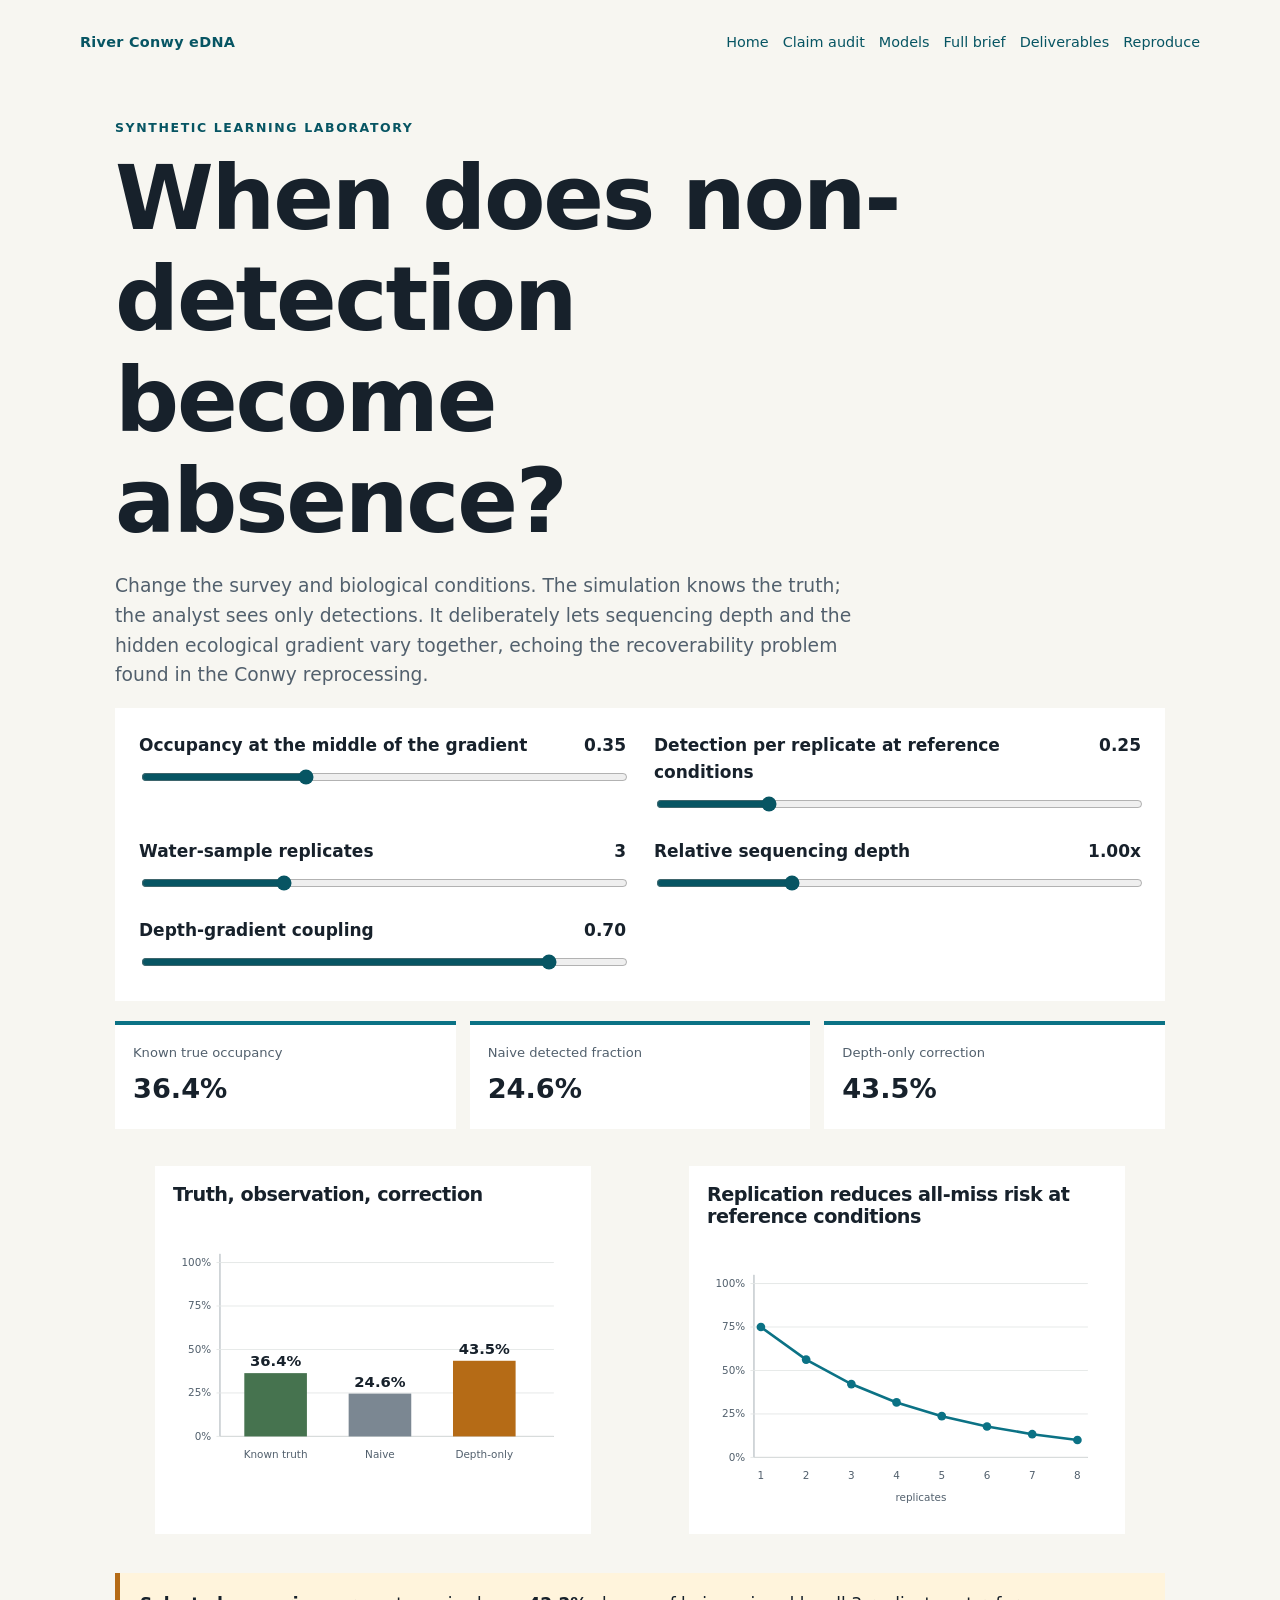
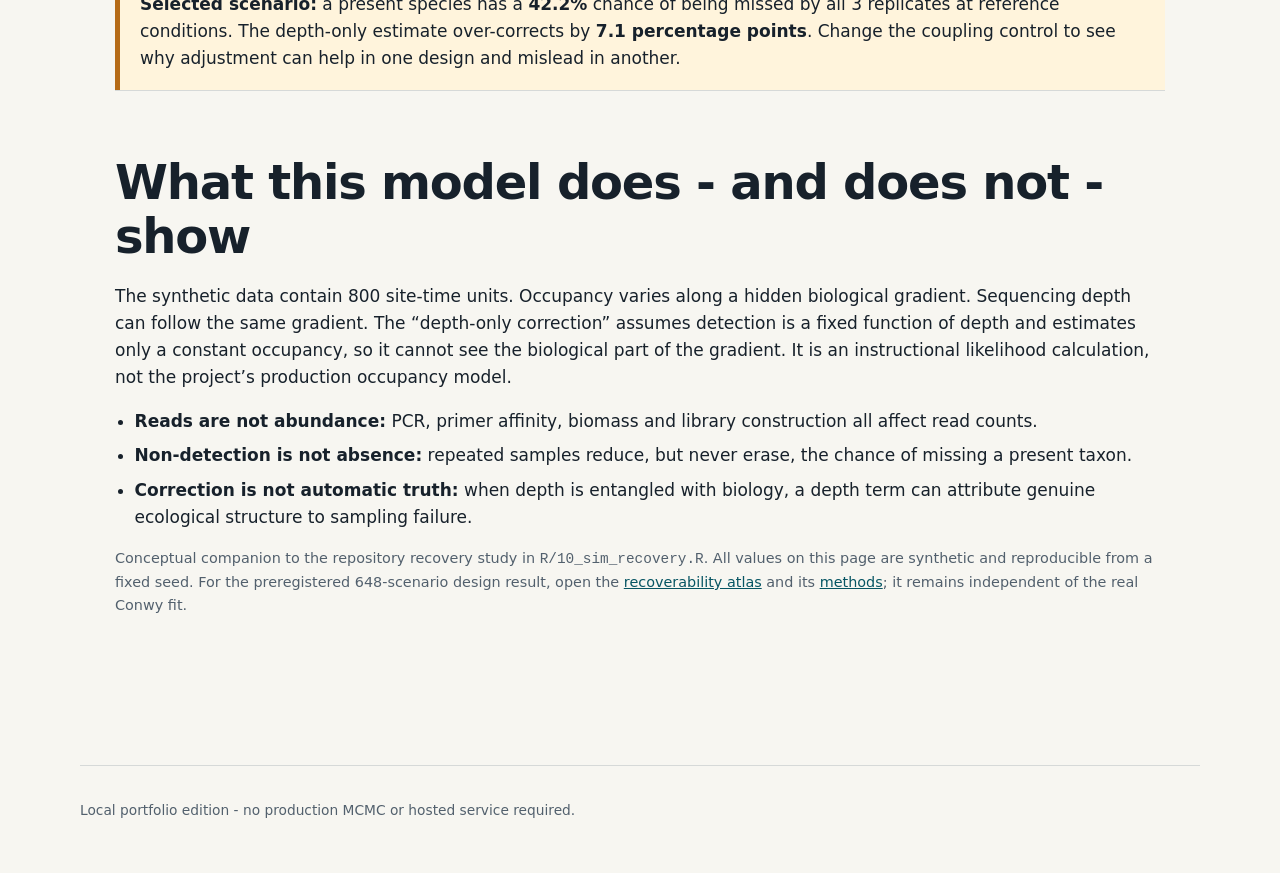
<file: website/detection-lab.html>
<!doctype html>
<html lang="en">
<head>
  <meta charset="utf-8">
  <meta name="viewport" content="width=device-width, initial-scale=1">
  <title>Detection and occupancy lab - River Conwy eDNA</title>
  <link rel="stylesheet" href="assets/style.css">
  <style>
    .lab { max-width: 1050px; margin: 0 auto; padding: 34px 0 70px; }
    .controls { display: grid; grid-template-columns: repeat(2, minmax(0, 1fr)); gap: 18px 28px; padding: 24px; background: #fff; }
    .control label { display: flex; justify-content: space-between; gap: 10px; font-weight: 700; }
    .control input { width: 100%; margin-top: 10px; accent-color: #075563; }
    .metrics { display: grid; grid-template-columns: repeat(3, minmax(0, 1fr)); gap: 14px; margin: 20px 0; }
    .metric { padding: 18px; background: #fff; border-top: 4px solid #0b7285; }
    .metric span { display: block; color: #52606d; font-size: 0.82rem; }
    .metric strong { display: block; margin-top: 4px; font-size: 1.7rem; }
    .plot-grid { display: grid; grid-template-columns: 1fr 1fr; gap: 18px; }
    .plot { padding: 18px; background: #fff; }
    .plot svg { width: 100%; height: auto; }
    .plot text { font-family: Inter, ui-sans-serif, system-ui, sans-serif; fill: #17212b; }
    .plot .muted { fill: #52606d; font-size: 12px; }
    .lab-note { margin-top: 22px; padding: 18px 20px; border-left: 5px solid #b56b16; background: #fff4dc; }
    @media (max-width: 760px) { .controls, .plot-grid, .metrics { grid-template-columns: 1fr; } }
  </style>
</head>
<body>
  <a class="skip-link" href="#main-content">Skip to the simulator</a>
  <header>
    <nav class="site-nav" aria-label="Project website">
      <a class="brand" href="index.html">River Conwy eDNA</a>
      <div><a href="index.html">Home</a><a href="claim-survival.html">Claim audit</a><a href="index.html#models">Models</a><a href="research_brief.html">Full brief</a><a href="deliverables.html">Deliverables</a><a href="../START_HERE.md">Reproduce</a></div>
    </nav>
  </header>
  <main class="lab" id="main-content">
    <p class="eyebrow">Synthetic learning laboratory</p>
    <h1>When does non-detection become absence?</h1>
    <p class="lede">Change the survey and biological conditions. The simulation knows the truth; the analyst sees only detections. It deliberately lets sequencing depth and the hidden ecological gradient vary together, echoing the recoverability problem found in the Conwy reprocessing.</p>

    <div class="controls" aria-label="Simulation controls">
      <div class="control">
        <label for="occ">Occupancy at the middle of the gradient <output id="occ-v">0.35</output></label>
        <input id="occ" type="range" min="0.05" max="0.95" step="0.01" value="0.35">
      </div>
      <div class="control">
        <label for="det">Detection per replicate at reference conditions <output id="det-v">0.25</output></label>
        <input id="det" type="range" min="0.05" max="0.95" step="0.01" value="0.25">
      </div>
      <div class="control">
        <label for="reps">Water-sample replicates <output id="reps-v">3</output></label>
        <input id="reps" type="range" min="1" max="8" step="1" value="3">
      </div>
      <div class="control">
        <label for="depth">Relative sequencing depth <output id="depth-v">1.0x</output></label>
        <input id="depth" type="range" min="0.25" max="3" step="0.05" value="1">
      </div>
      <div class="control">
        <label for="conf">Depth-gradient coupling <output id="conf-v">0.70</output></label>
        <input id="conf" type="range" min="-1" max="1" step="0.05" value="0.70">
      </div>
    </div>

    <div class="metrics" aria-live="polite">
      <div class="metric"><span>Known true occupancy</span><strong id="true-m">-</strong></div>
      <div class="metric"><span>Naive detected fraction</span><strong id="naive-m">-</strong></div>
      <div class="metric"><span>Depth-only correction</span><strong id="corr-m">-</strong></div>
    </div>

    <div class="plot-grid">
      <figure class="plot">
        <h2 style="font-size:1.2rem">Truth, observation, correction</h2>
        <svg id="bars" viewBox="0 0 460 300" role="img" aria-labelledby="bars-title bars-desc">
          <title id="bars-title">True, naive and depth-corrected occupancy</title>
          <desc id="bars-desc">Three bars compare the known occupancy in synthetic data with the detected fraction and a deliberately incomplete depth-only correction.</desc>
        </svg>
      </figure>
      <figure class="plot">
        <h2 style="font-size:1.2rem">Replication reduces all-miss risk at reference conditions</h2>
        <svg id="miss" viewBox="0 0 460 300" role="img" aria-labelledby="miss-title miss-desc">
          <title id="miss-title">Probability of missing a present species by replicate count at reference conditions</title>
          <desc id="miss-desc">A declining line shows the probability that every replicate misses a species that is present when detection is held at its reference-condition value.</desc>
        </svg>
      </figure>
    </div>

    <div class="lab-note" id="interpretation" aria-live="polite"></div>

    <section>
      <h2>What this model does - and does not - show</h2>
      <p>The synthetic data contain 800 site-time units. Occupancy varies along a hidden biological gradient. Sequencing depth can follow the same gradient. The “depth-only correction” assumes detection is a fixed function of depth and estimates only a constant occupancy, so it cannot see the biological part of the gradient. It is an instructional likelihood calculation, not the project’s production occupancy model.</p>
      <ul class="compact-list">
        <li><strong>Reads are not abundance:</strong> PCR, primer affinity, biomass and library construction all affect read counts.</li>
        <li><strong>Non-detection is not absence:</strong> repeated samples reduce, but never erase, the chance of missing a present taxon.</li>
        <li><strong>Correction is not automatic truth:</strong> when depth is entangled with biology, a depth term can attribute genuine ecological structure to sampling failure.</li>
      </ul>
      <p class="citation-list">Conceptual companion to the repository recovery study in <code>R/10_sim_recovery.R</code>. All values on this page are synthetic and reproducible from a fixed seed. For the preregistered 648-scenario design result, open the <a href="../figures/impact_occupancy_atlas.svg">recoverability atlas</a> and its <a href="../docs/impact_occupancy_atlas_methods.md">methods</a>; it remains independent of the real Conwy fit.</p>
    </section>
  </main>
  <footer>Local portfolio edition - no production MCMC or hosted service required.</footer>

  <script>
  (() => {
    const ids = ["occ", "det", "reps", "depth", "conf"];
    const $ = id => document.getElementById(id);
    const logistic = x => 1 / (1 + Math.exp(-x));
    const logit = p => Math.log(p / (1 - p));
    const clamp = (x, lo, hi) => Math.max(lo, Math.min(hi, x));
    const pct = x => `${(100 * x).toFixed(1)}%`;

    function rng(seed = 20260718) {
      let s = seed >>> 0;
      return () => ((s = (1664525 * s + 1013904223) >>> 0) / 4294967296);
    }

    function simulate(baseOcc, baseDet, reps, depthScale, coupling) {
      const random = rng();
      const units = [];
      for (let i = 0; i < 800; i++) {
        const x = 2 * random() - 1;
        const noise = (random() + random() + random() - 1.5) * 0.45;
        const psi = logistic(logit(baseOcc) + 1.10 * x);
        const dep = clamp(depthScale * Math.exp(coupling * x + noise), 0.08, 5);
        const occupied = random() < psi;
        const pTrue = logistic(logit(baseDet) + 0.62 * Math.log(dep) + 0.85 * x);
        let hits = 0;
        for (let k = 0; k < reps; k++) if (occupied && random() < pTrue) hits++;
        units.push({ psi, dep, occupied, seen: hits > 0 });
      }

      const trueProb = units.reduce((a, u) => a + u.psi, 0) / units.length;
      const naive = units.filter(u => u.seen).length / units.length;
      let best = { psi: 0, ll: -Infinity };
      for (let n = 1; n < 999; n++) {
        const psi = n / 1000;
        let ll = 0;
        for (const u of units) {
          const pModel = logistic(logit(baseDet) + 0.62 * Math.log(u.dep));
          const q = clamp(psi * (1 - Math.pow(1 - pModel, reps)), 1e-8, 1 - 1e-8);
          ll += u.seen ? Math.log(q) : Math.log(1 - q);
        }
        if (ll > best.ll) best = { psi, ll };
      }
      return { trueProb, naive, corrected: best.psi };
    }

    function drawBars(values) {
      const svg = $("bars");
      const names = ["Known truth", "Naive", "Depth-only"];
      const colors = ["#46734f", "#7b8792", "#b56b16"];
      let out = '<title id="bars-title">True, naive and depth-corrected occupancy</title><desc id="bars-desc">Three bars compare the known occupancy in synthetic data with the detected fraction and a deliberately incomplete depth-only correction.</desc><line x1="54" y1="242" x2="438" y2="242" stroke="#9aa4aa"/><line x1="54" y1="32" x2="54" y2="242" stroke="#9aa4aa"/>';
      [0, .25, .5, .75, 1].forEach(v => {
        const y = 242 - v * 200;
        out += `<line x1="50" y1="${y}" x2="438" y2="${y}" stroke="#e3e6e5"/><text class="muted" x="44" y="${y + 4}" text-anchor="end">${Math.round(v * 100)}%</text>`;
      });
      values.forEach((v, i) => {
        const x = 82 + i * 120, h = v * 200, y = 242 - h;
        out += `<rect x="${x}" y="${y}" width="72" height="${h}" fill="${colors[i]}"/><text x="${x + 36}" y="${y - 8}" text-anchor="middle" font-weight="700">${pct(v)}</text><text class="muted" x="${x + 36}" y="267" text-anchor="middle">${names[i]}</text>`;
      });
      svg.innerHTML = out;
    }

    function drawMiss(p) {
      const svg = $("miss");
      let out = '<title id="miss-title">Probability of missing a present species by replicate count at reference conditions</title><desc id="miss-desc">A declining line shows the probability that every replicate misses a species that is present when detection is held at its reference-condition value.</desc><line x1="54" y1="242" x2="438" y2="242" stroke="#9aa4aa"/><line x1="54" y1="32" x2="54" y2="242" stroke="#9aa4aa"/>';
      [0, .25, .5, .75, 1].forEach(v => {
        const y = 242 - v * 200;
        out += `<line x1="50" y1="${y}" x2="438" y2="${y}" stroke="#e3e6e5"/><text class="muted" x="44" y="${y + 4}" text-anchor="end">${Math.round(v * 100)}%</text>`;
      });
      const pts = [];
      for (let k = 1; k <= 8; k++) {
        const v = Math.pow(1 - p, k), x = 62 + (k - 1) * 52, y = 242 - v * 200;
        pts.push(`${x},${y}`);
        out += `<circle cx="${x}" cy="${y}" r="5" fill="#0b7285"/><text class="muted" x="${x}" y="267" text-anchor="middle">${k}</text>`;
      }
      out += `<polyline points="${pts.join(' ')}" fill="none" stroke="#0b7285" stroke-width="3"/><text class="muted" x="246" y="292" text-anchor="middle">replicates</text>`;
      svg.innerHTML = out;
    }

    function update() {
      const occ = +$("occ").value, det = +$("det").value, reps = +$("reps").value;
      const depth = +$("depth").value, coupling = +$("conf").value;
      $("occ-v").textContent = occ.toFixed(2); $("det-v").textContent = det.toFixed(2);
      $("reps-v").textContent = reps; $("depth-v").textContent = `${depth.toFixed(2)}x`;
      $("conf-v").textContent = coupling.toFixed(2);
      const r = simulate(occ, det, reps, depth, coupling);
      $("true-m").textContent = pct(r.trueProb); $("naive-m").textContent = pct(r.naive);
      $("corr-m").textContent = pct(r.corrected);
      drawBars([r.trueProb, r.naive, r.corrected]); drawMiss(det);
      const error = r.corrected - r.trueProb;
      const direction = error > 0.035 ? "over-corrects" : error < -0.035 ? "under-corrects" : "is close to the known truth";
      $("interpretation").innerHTML = `<strong>Selected scenario:</strong> a present species has a <strong>${pct(Math.pow(1 - det, reps))}</strong> chance of being missed by all ${reps} replicates at reference conditions. The depth-only estimate ${direction} by <strong>${Math.abs(100 * error).toFixed(1)} percentage points</strong>. Change the coupling control to see why adjustment can help in one design and mislead in another.`;
    }

    ids.forEach(id => $(id).addEventListener("input", update));
    update();
  })();
  </script>
</body>
</html>
</file>
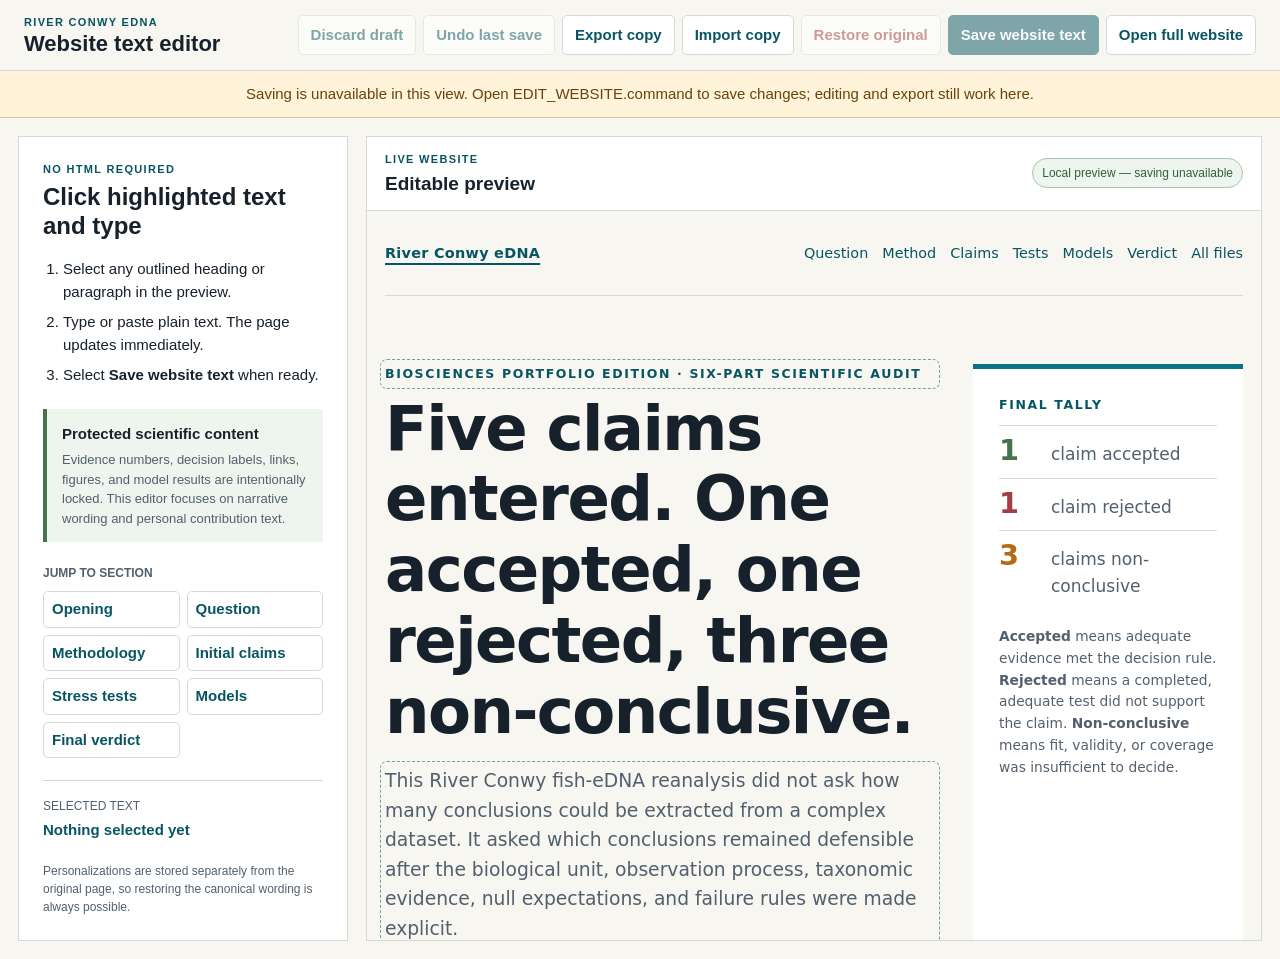
<file: website/editor.html>
<!doctype html>
<html lang="en">
<head>
  <meta charset="utf-8">
  <meta name="viewport" content="width=device-width, initial-scale=1">
  <meta name="description" content="A local visual editor for personalizing the project website without editing HTML.">
  <title>Personalize the project website</title>
  <link rel="stylesheet" href="assets/editor.css">
</head>
<body>
  <header class="editor-toolbar">
    <div class="editor-brand">
      <p>River Conwy eDNA</p>
      <h1>Website text editor</h1>
    </div>
    <div class="editor-actions" aria-label="Editor actions">
      <button type="button" id="discardButton">Discard draft</button>
      <button type="button" id="undoButton">Undo last save</button>
      <button type="button" id="exportButton">Export copy</button>
      <button type="button" id="importButton">Import copy</button>
      <button type="button" id="resetButton" class="danger-button">Restore original</button>
      <button type="button" id="saveButton" class="primary-button">Save website text</button>
      <a id="openSiteLink" class="button-link" href="index.html" target="_blank" rel="noopener">Open full website</a>
    </div>
  </header>

  <div id="connectionBanner" class="connection-banner" hidden>
    Saving is unavailable when this file is opened directly. Double-click <strong>EDIT_WEBSITE.command</strong> in the project folder, then use the editor page it opens.
  </div>

  <main class="editor-layout">
    <aside class="editor-guide" aria-labelledby="guideTitle">
      <p class="kicker">No HTML required</p>
      <h2 id="guideTitle">Click highlighted text and type</h2>
      <ol>
        <li>Select any outlined heading or paragraph in the preview.</li>
        <li>Type or paste plain text. The page updates immediately.</li>
        <li>Select <strong>Save website text</strong> when ready.</li>
      </ol>

      <div class="locked-note">
        <strong>Protected scientific content</strong>
        <p>Evidence numbers, decision labels, links, figures, and model results are intentionally locked. This editor focuses on narrative wording and personal contribution text.</p>
      </div>

      <nav class="jump-list" aria-label="Jump through website preview">
        <p>Jump to section</p>
        <button type="button" data-jump="top">Opening</button>
        <button type="button" data-jump="question">Question</button>
        <button type="button" data-jump="methodology">Methodology</button>
        <button type="button" data-jump="initial-claims">Initial claims</button>
        <button type="button" data-jump="stress-tests">Stress tests</button>
        <button type="button" data-jump="models">Models</button>
        <button type="button" data-jump="verdict">Final verdict</button>
      </nav>

      <div class="selection-panel" aria-live="polite">
        <p>Selected text</p>
        <strong id="selectionLabel">Nothing selected yet</strong>
      </div>

      <p class="editor-footnote">Personalizations are stored separately from the original page, so restoring the canonical wording is always possible.</p>
    </aside>

    <section class="preview-panel" aria-labelledby="previewTitle">
      <div class="preview-heading">
        <div>
          <p class="kicker">Live website</p>
          <h2 id="previewTitle">Editable preview</h2>
        </div>
        <p id="saveStatus" class="save-status" role="status" aria-live="polite">Connecting…</p>
      </div>
      <iframe id="sitePreview" src="index.html?editor-preview=1" title="Editable preview of the project website"></iframe>
    </section>
  </main>

  <label for="importFile" hidden>Choose a website text export to import</label>
  <input id="importFile" type="file" accept="application/json,.json" hidden>
  <script src="assets/editor.js"></script>
</body>
</html>
</file>
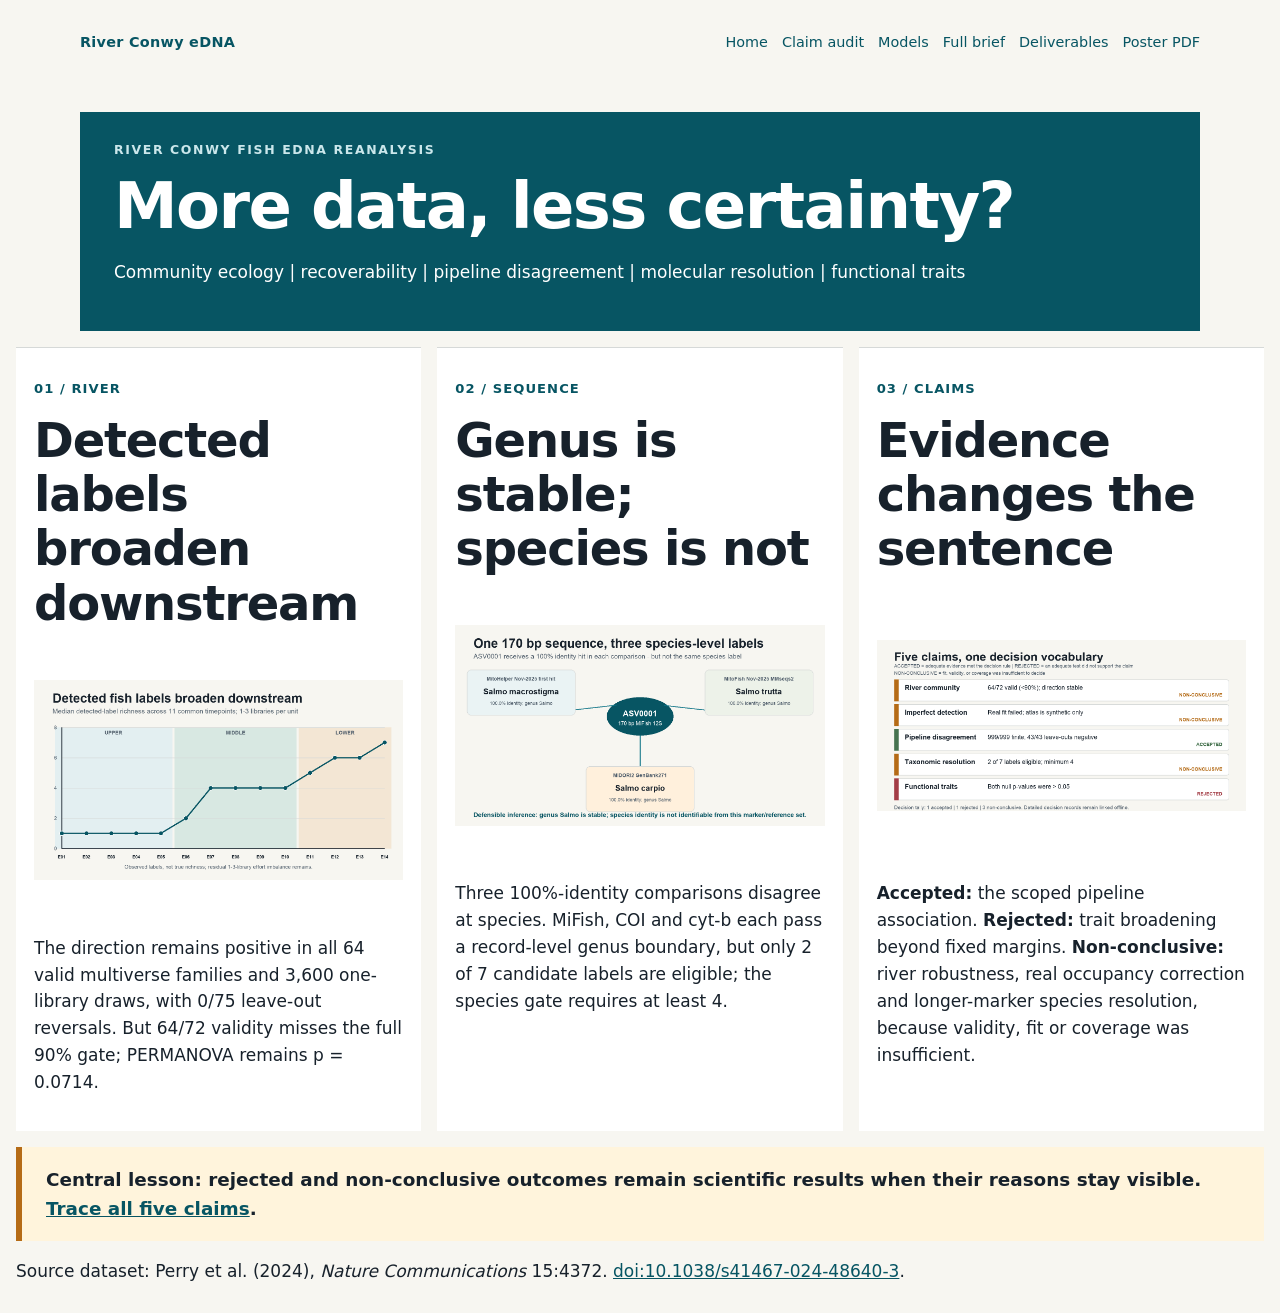
<file: website/poster.html>
<!doctype html>
<html lang="en">
<head>
  <meta charset="utf-8">
  <meta name="viewport" content="width=device-width, initial-scale=1">
  <title>River Conwy eDNA - one-page poster</title>
  <link rel="stylesheet" href="assets/style.css">
  <style>
    .poster { width: min(1400px, calc(100% - 32px)); margin: 28px auto; }
    .poster-head { padding: 28px 34px; color: #fff; background: #075563; }
    .poster-head h1 { max-width: none; font-size: clamp(2rem, 5vw, 4.3rem); }
    .poster-grid { display: grid; grid-template-columns: repeat(3, 1fr); gap: 16px; margin-top: 16px; }
    .panel { padding: 18px; background: #fff; }
    .panel img { width: 100%; height: 260px; object-fit: contain; }
    .lesson { margin-top: 16px; padding: 18px 24px; font-size: 1.15rem; font-weight: 750; background: #fff4dc; border-left: 6px solid #b56b16; }
    @media (max-width: 850px) { .poster-grid { grid-template-columns: 1fr; } }
    @media print {
      @page { size: A4 landscape; margin: 8mm; }
      body { margin: 0; }
      .poster { width: 100%; margin: 0; }
      .poster-head { padding: 7mm; }
      .poster-head h1 { font-size: 23pt; }
      .poster-grid { grid-template-columns: repeat(3, 1fr); gap: 4mm; }
      .panel { padding: 4mm; }
      .panel img { height: 65mm; }
      .panel p, .panel li { font-size: 8.2pt; line-height: 1.3; }
      .lesson { font-size: 10pt; padding: 4mm; }
    }
  </style>
</head>
<body>
  <a class="skip-link" href="#main-content">Skip to the poster</a>
  <header>
    <nav class="site-nav" aria-label="Project website">
      <a class="brand" href="index.html">River Conwy eDNA</a>
      <div><a href="index.html">Home</a><a href="claim-survival.html">Claim audit</a><a href="index.html#models">Models</a><a href="research_brief.html">Full brief</a><a href="deliverables.html">Deliverables</a><a href="../output/pdf/POSTER.pdf">Poster PDF</a></div>
    </nav>
  </header>
  <main class="poster" id="main-content">
    <header class="poster-head">
      <p class="eyebrow" style="color:#cbe7eb">River Conwy fish eDNA reanalysis</p>
      <h1>More data, less certainty?</h1>
      <p>Community ecology | recoverability | pipeline disagreement | molecular resolution | functional traits</p>
    </header>
    <div class="poster-grid">
      <section class="panel">
        <p class="number">01 / RIVER</p>
        <h2>Detected labels broaden downstream</h2>
        <img src="assets/community-gradient.png" alt="Median detected-label richness broadens downstream across 11 common timepoints.">
        <p>The direction remains positive in all 64 valid multiverse families and 3,600 one-library draws, with 0/75 leave-out reversals. But 64/72 validity misses the full 90% gate; PERMANOVA remains p = 0.0714.</p>
      </section>
      <section class="panel">
        <p class="number">02 / SEQUENCE</p>
        <h2>Genus is stable; species is not</h2>
        <img src="assets/salmo-resolution.png" alt="Three comparisons give different Salmo species-level labels for ASV0001.">
        <p>Three 100%-identity comparisons disagree at species. MiFish, COI and cyt-b each pass a record-level genus boundary, but only 2 of 7 candidate labels are eligible; the species gate requires at least 4.</p>
      </section>
      <section class="panel">
        <p class="number">03 / CLAIMS</p>
        <h2>Evidence changes the sentence</h2>
        <img src="assets/claim-survival.png" alt="Five claims classified as one accepted, one rejected and three non-conclusive after credibility audits, with a reason for each decision.">
        <p><strong>Accepted:</strong> the scoped pipeline association. <strong>Rejected:</strong> trait broadening beyond fixed margins. <strong>Non-conclusive:</strong> river robustness, real occupancy correction and longer-marker species resolution, because validity, fit or coverage was insufficient.</p>
      </section>
    </div>
    <div class="lesson">Central lesson: rejected and non-conclusive outcomes remain scientific results when their reasons stay visible. <a href="claim-survival.html">Trace all five claims</a>.</div>
    <p class="small">Source dataset: Perry et al. (2024), <em>Nature Communications</em> 15:4372. <a href="https://doi.org/10.1038/s41467-024-48640-3">doi:10.1038/s41467-024-48640-3</a>.</p>
  </main>
</body>
</html>
</file>
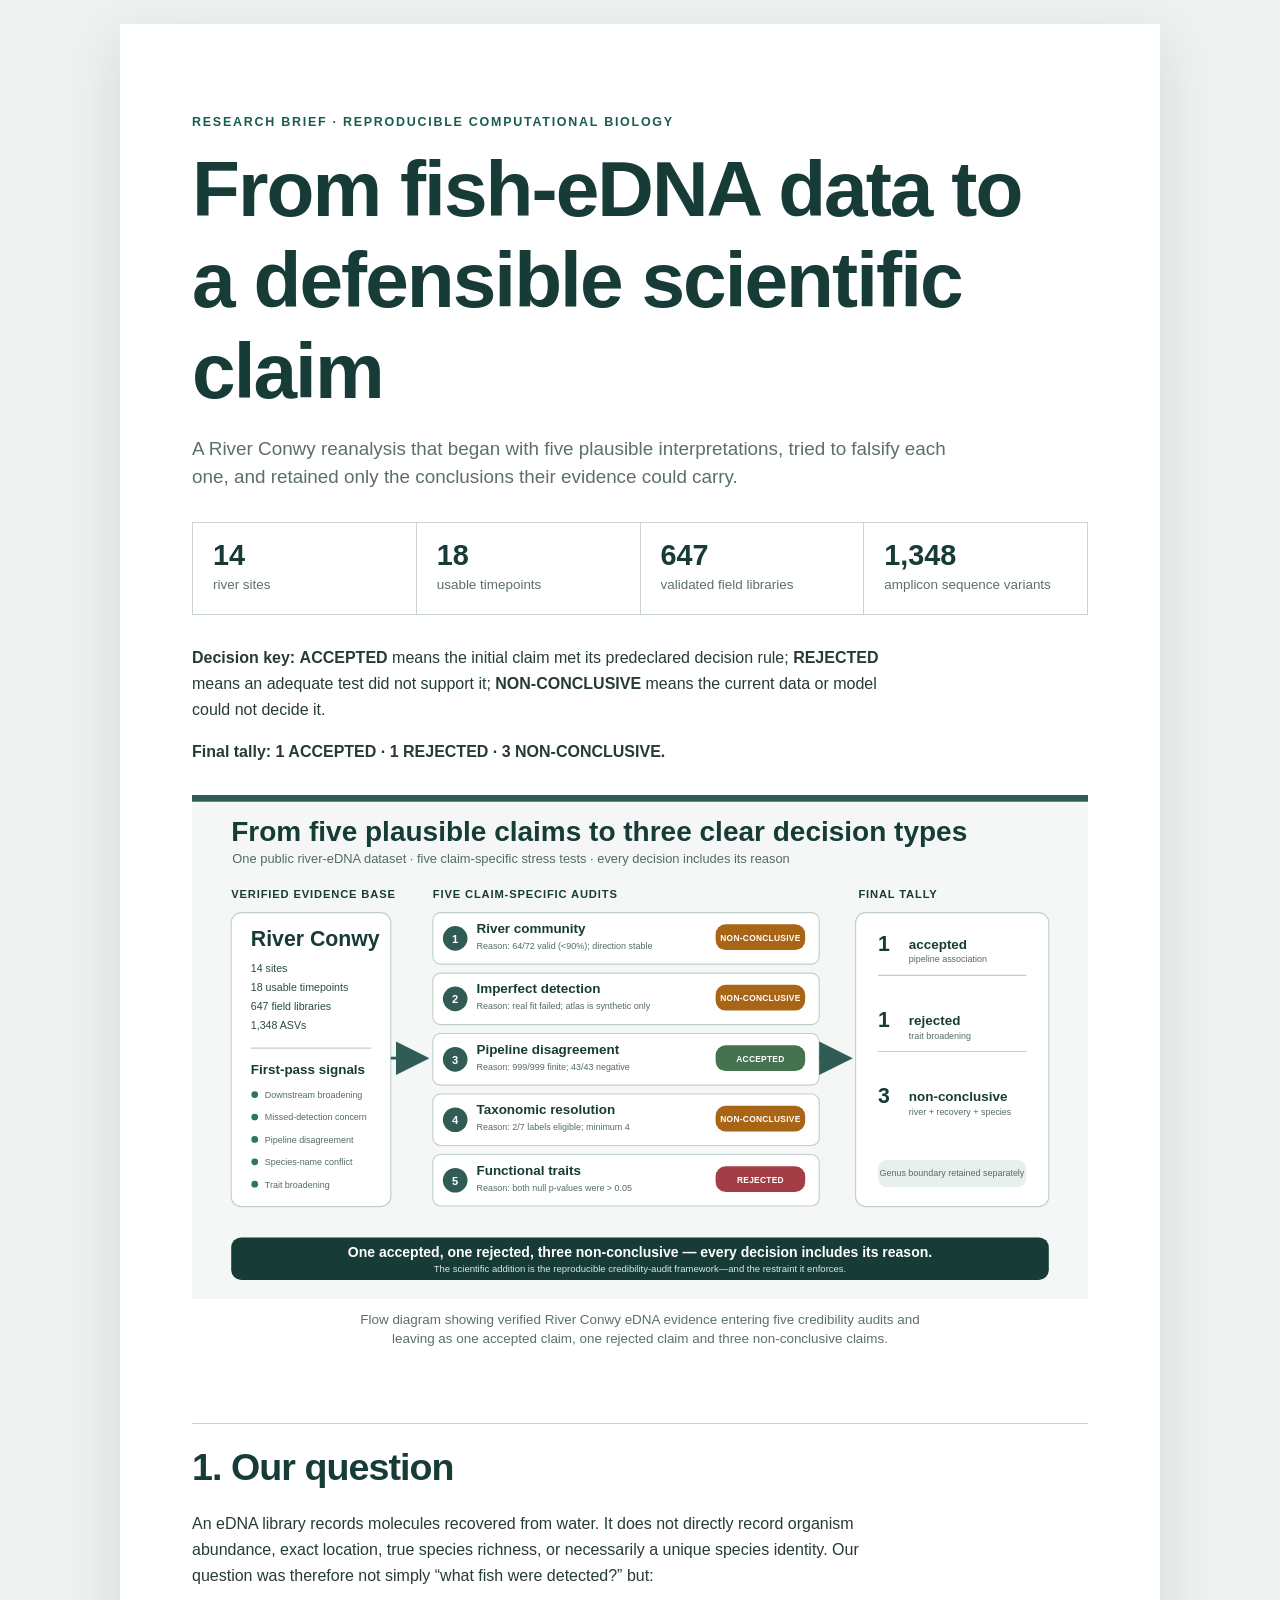
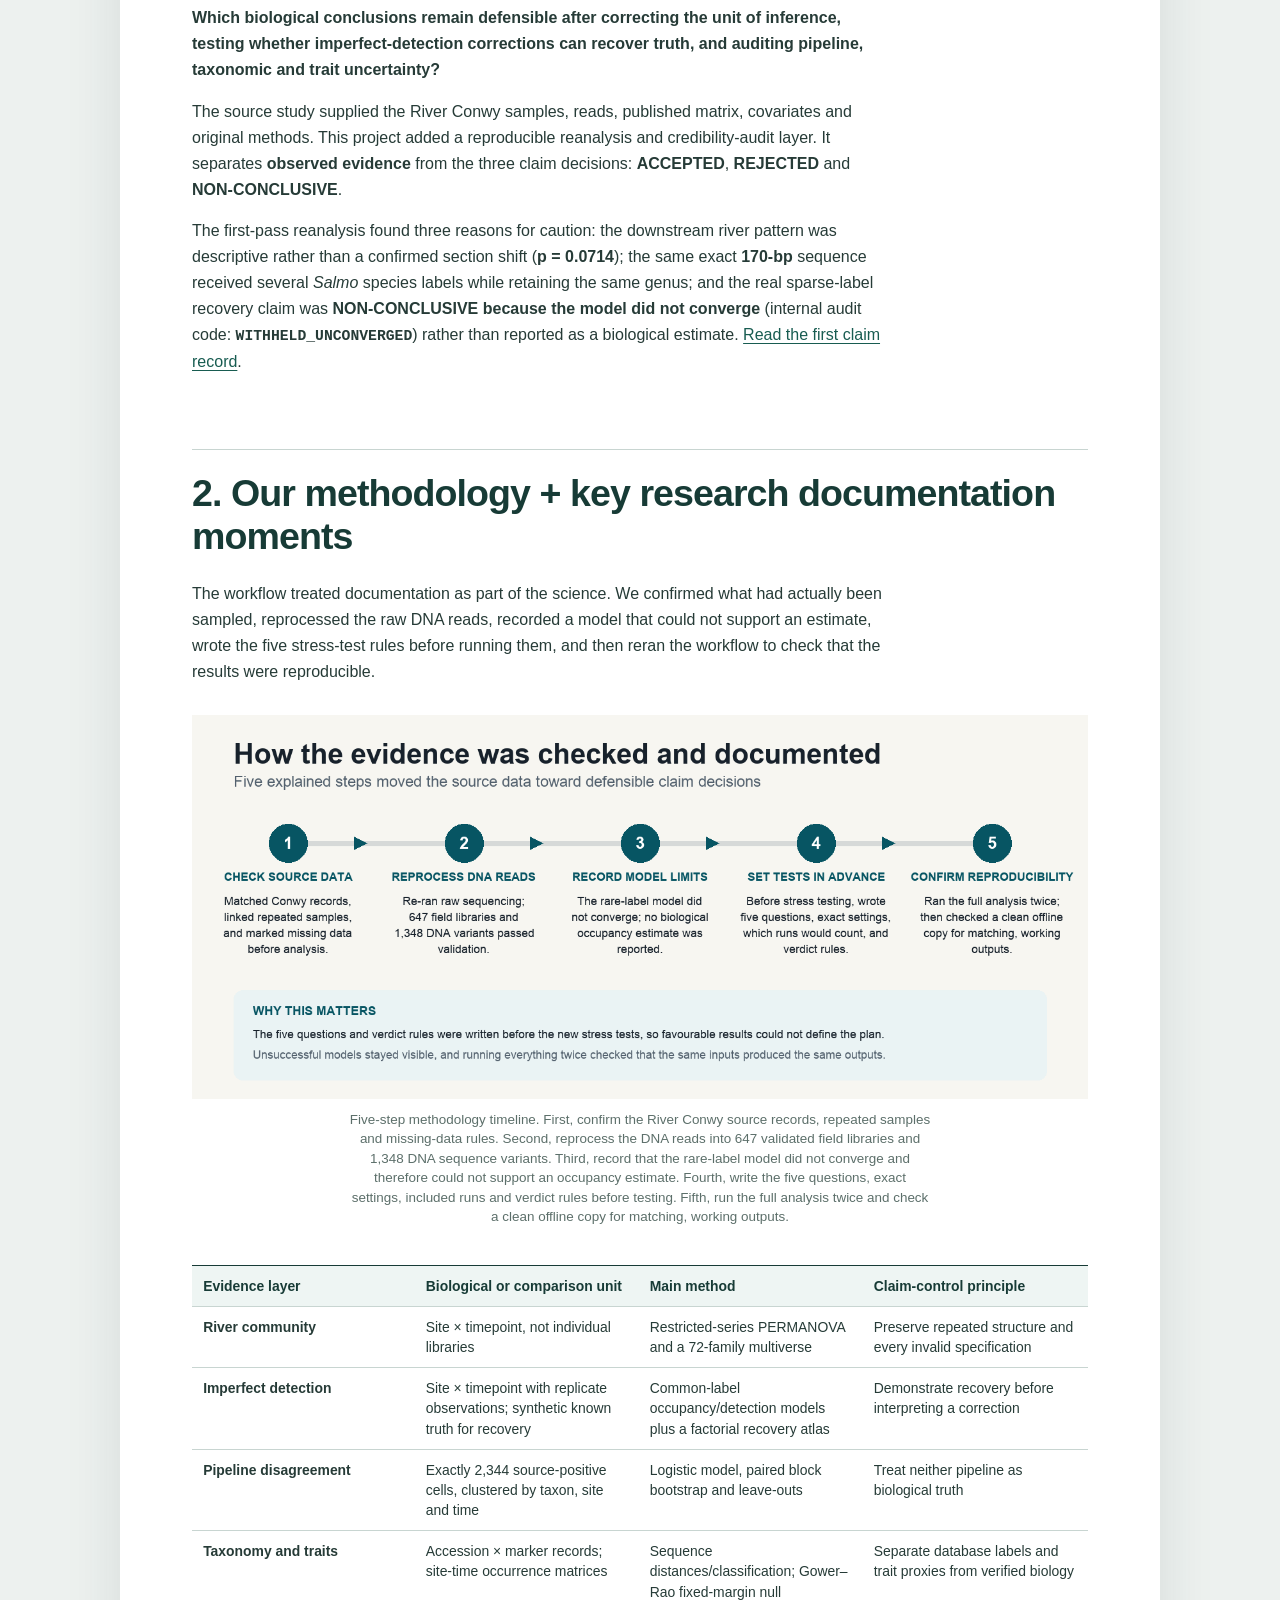
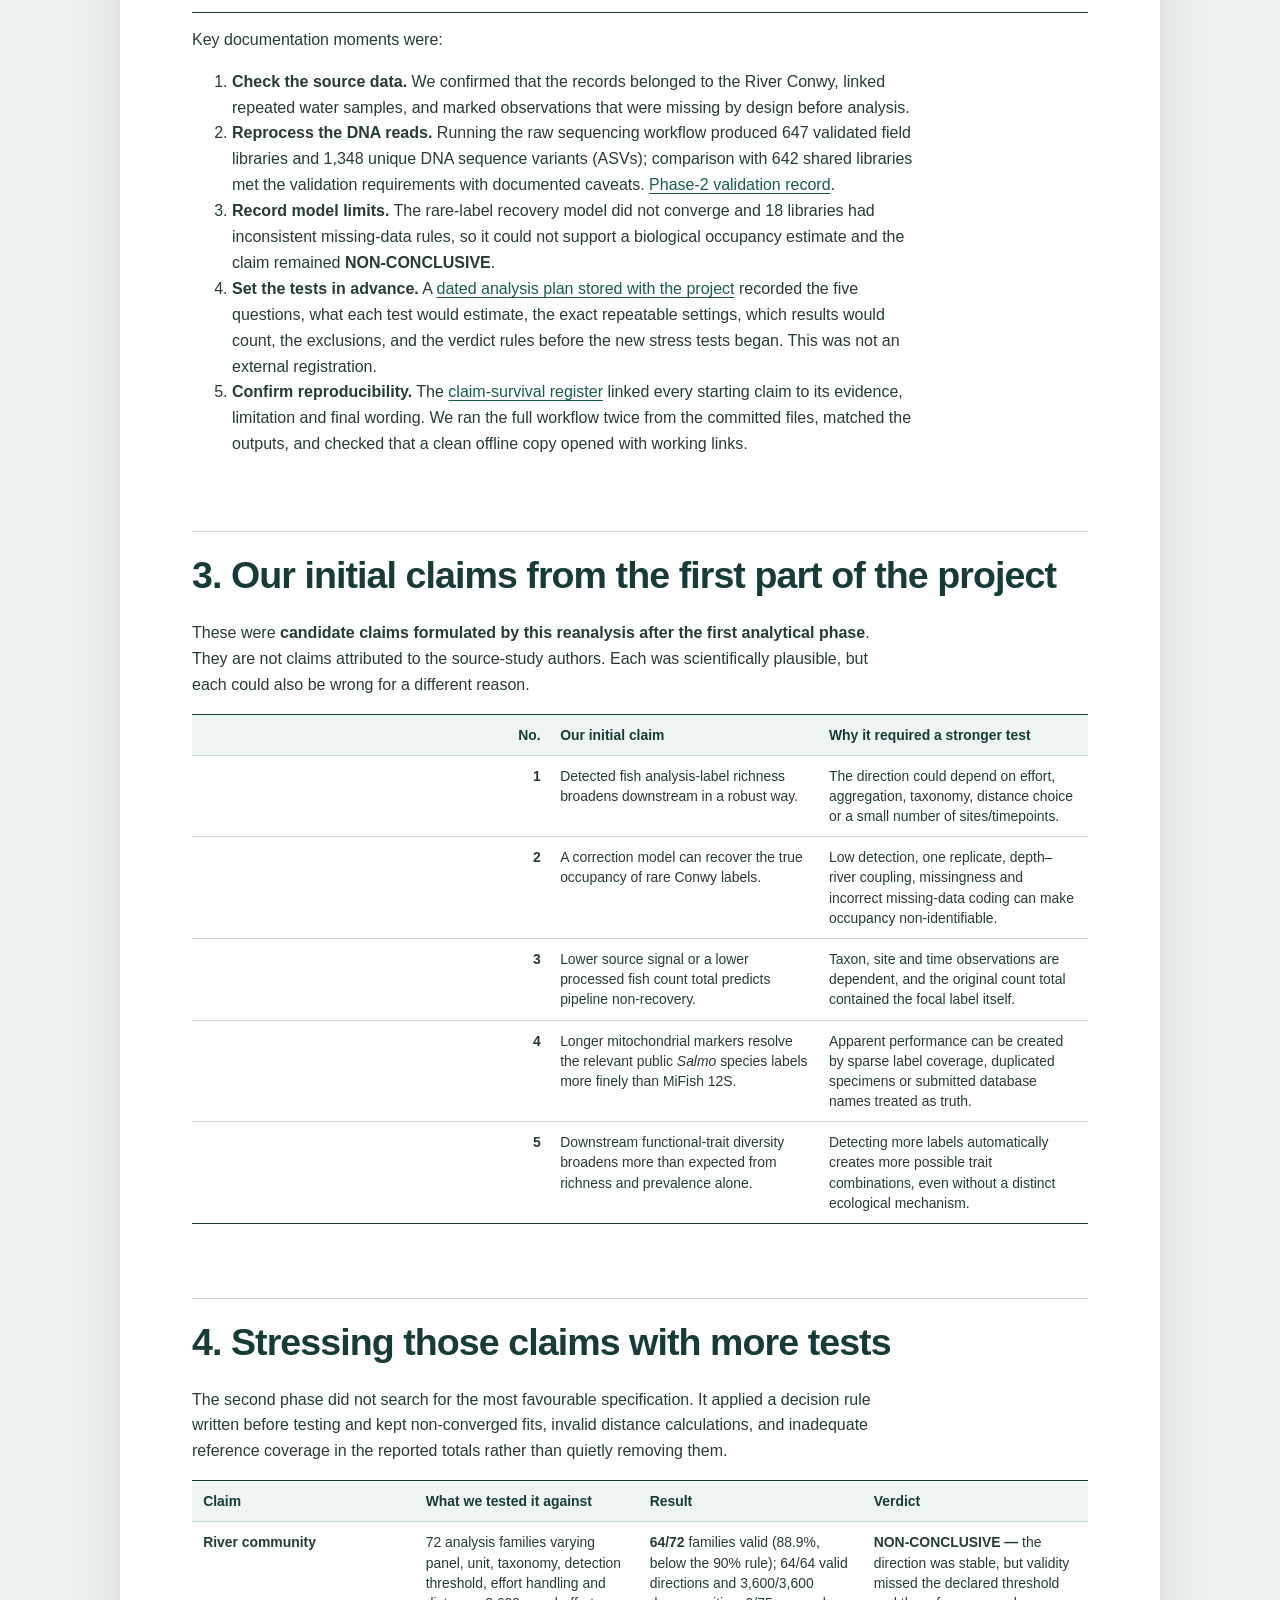
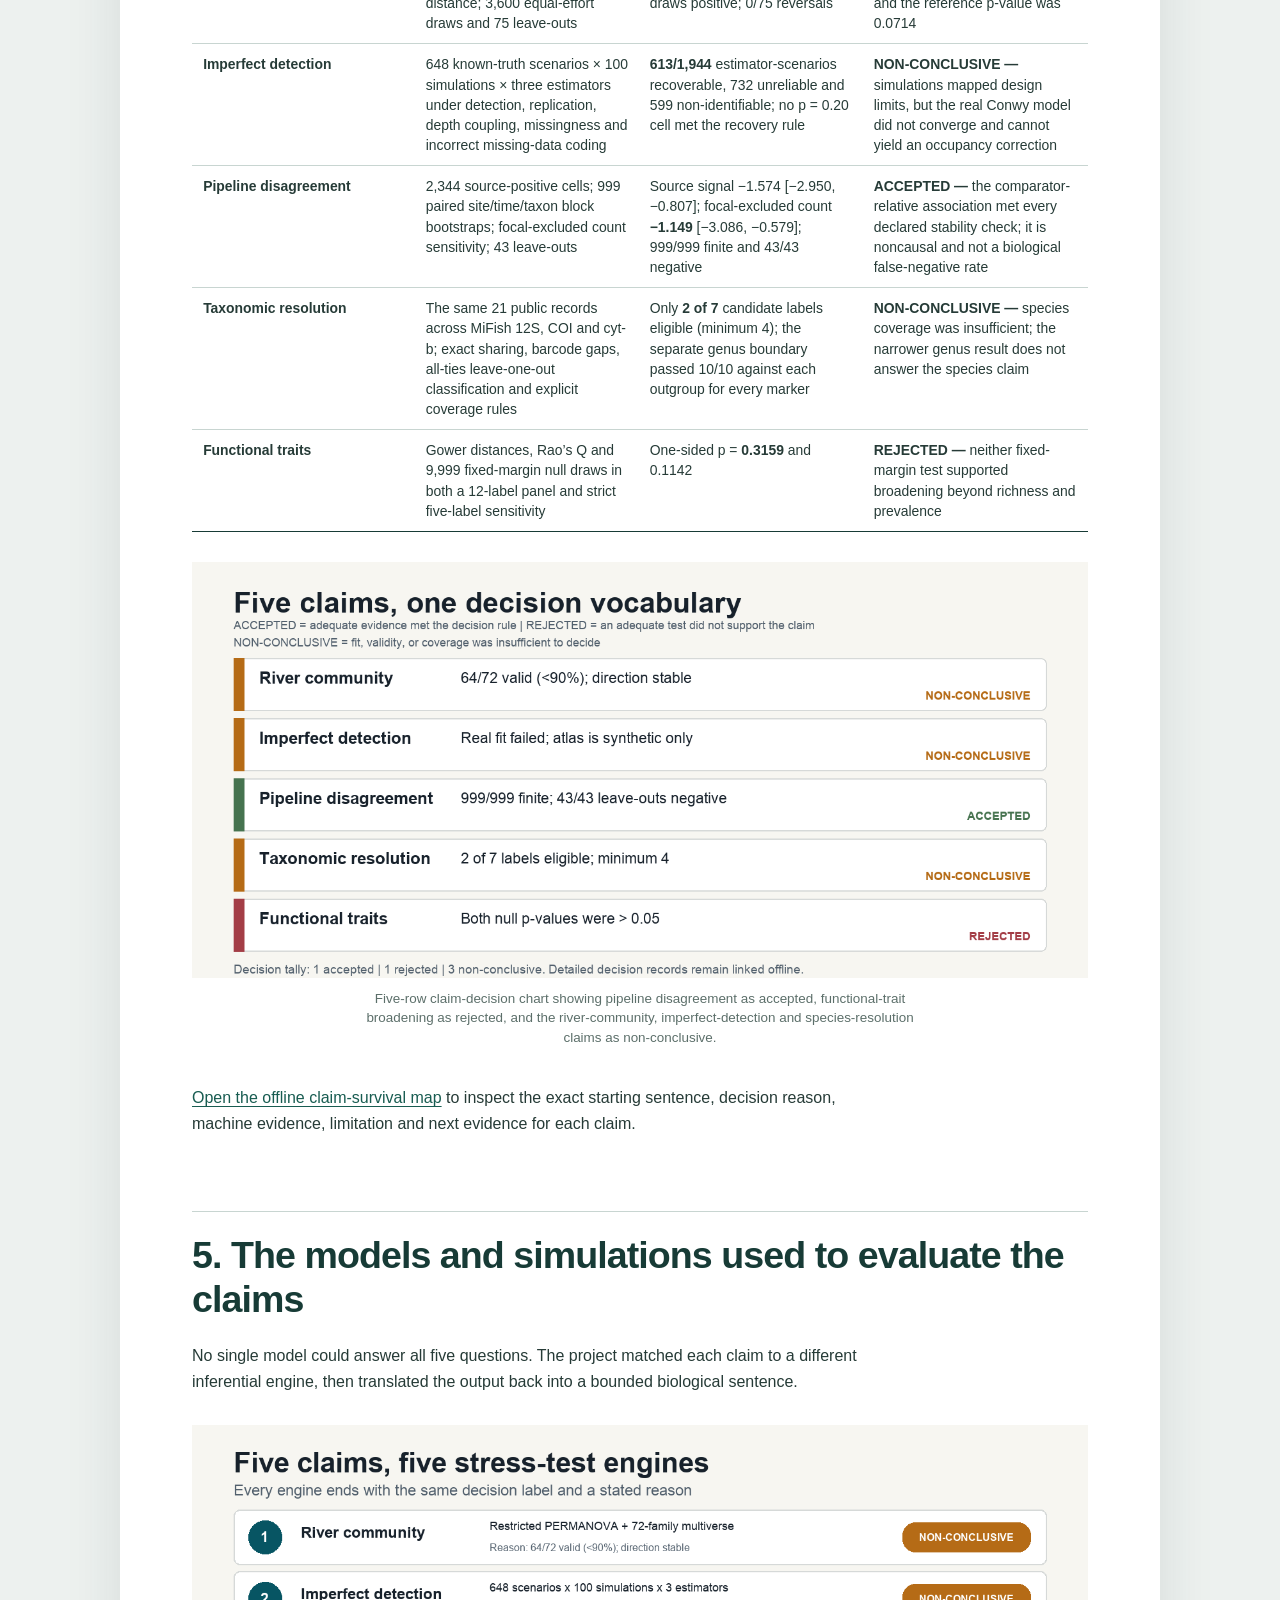
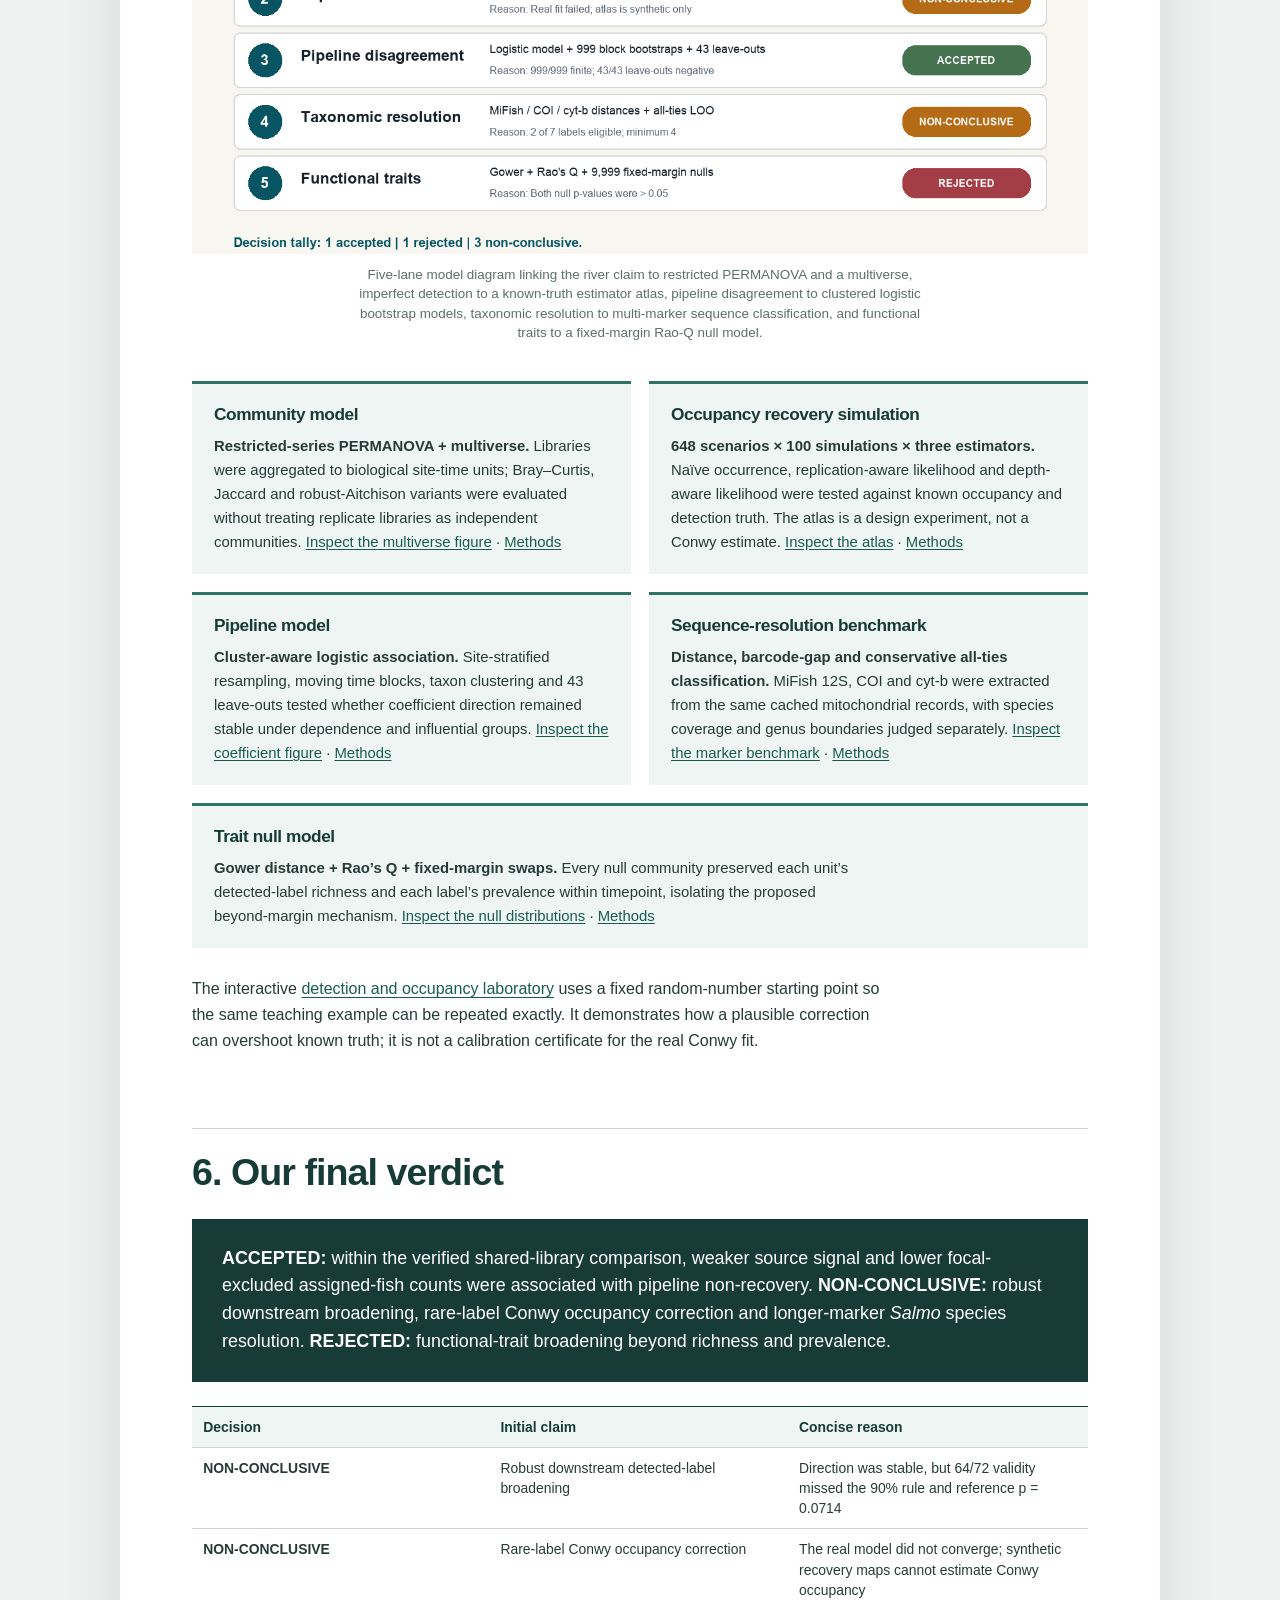
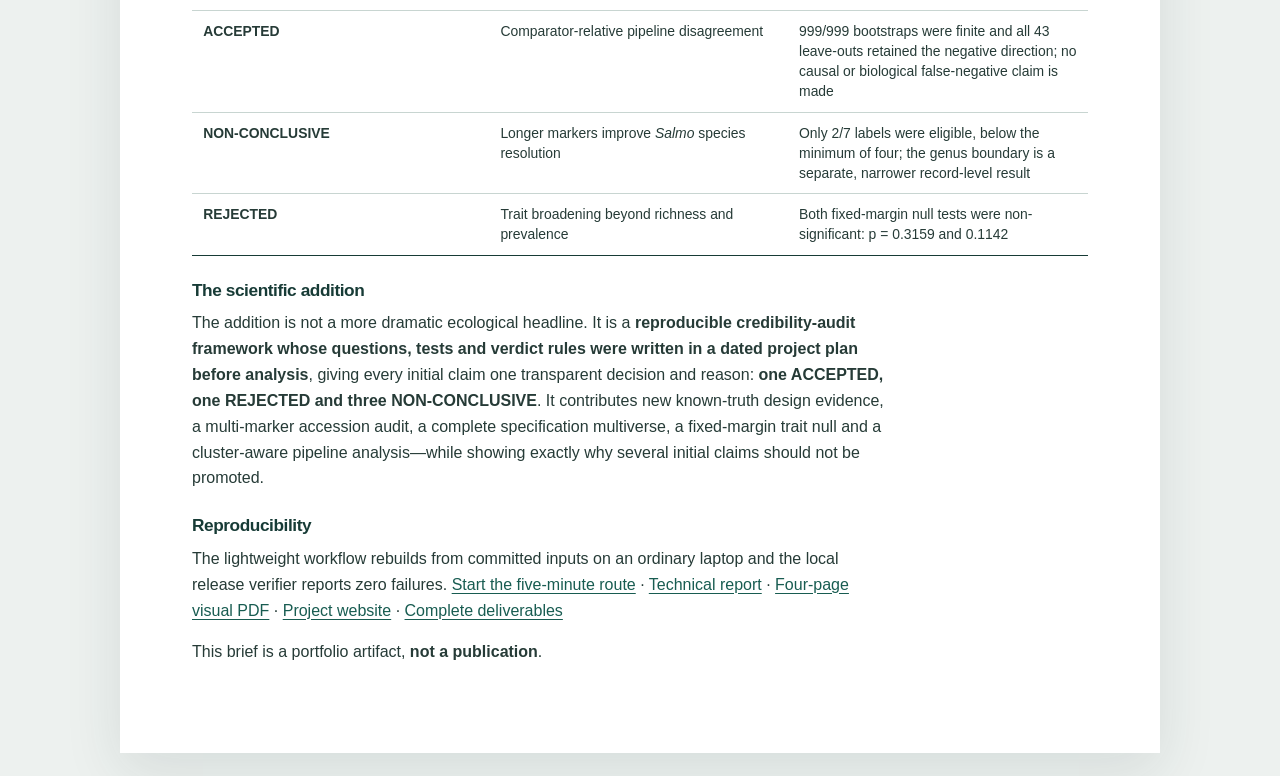
<file: website/research_brief.html>
<!DOCTYPE html>
<html xmlns="http://www.w3.org/1999/xhtml" lang="en" xml:lang="en">
<head>
  <meta charset="utf-8" />
  <meta name="generator" content="pandoc" />
  <meta name="viewport" content="width=device-width, initial-scale=1.0, user-scalable=yes" />
  <title>River Conwy fish-eDNA research brief</title>
  <style>

code{white-space: pre-wrap;}
span.smallcaps{font-variant: small-caps;}
div.columns{display: flex; gap: min(4vw, 1.5em);}
div.column{flex: auto; overflow-x: auto;}
div.hanging-indent{margin-left: 1.5em; text-indent: -1.5em;}

ul.task-list[class]{list-style: none;}
ul.task-list li input[type="checkbox"] {
font-size: inherit;
width: 0.8em;
margin: 0 0.8em 0.2em -1.6em;
vertical-align: middle;
}
.display.math{display: block; text-align: center; margin: 0.5rem auto;}
</style>
  <style type="text/css">:root {
--ink: #173b36;
--body: #263b37;
--muted: #5c6f6a;
--rule: #c8d5d1;
--paper: #ffffff;
--canvas: #edf1ef;
--soft: #eef5f3;
--accent: #2e7567;
--accent-dark: #185c51;
--moss: #46734f;
--amber: #a96516;
--rose: #a33d46;
}
@page {
size: A4;
margin: 14mm 16mm;
}
* {
box-sizing: border-box;
}
html {
background: var(--canvas);
scroll-behavior: smooth;
}
body {
max-width: 1040px;
margin: 24px auto;
padding: clamp(34px, 6vw, 72px);
color: var(--body);
background: var(--paper);
font-family: Inter, ui-sans-serif, -apple-system, BlinkMacSystemFont, "Segoe UI", sans-serif;
font-size: 16px;
line-height: 1.62;
box-shadow: 0 18px 54px rgba(23, 59, 54, 0.11);
}
.skip-link {
position: absolute;
top: 8px;
left: 8px;
z-index: 10;
padding: 10px 14px;
color: #ffffff;
background: var(--accent-dark);
transform: translateY(-160%);
}
.skip-link:focus {
transform: translateY(0);
}
.kicker {
margin: 0 0 12px;
color: var(--accent-dark);
font-size: 0.78rem;
font-weight: 700;
letter-spacing: 0.14em;
text-transform: uppercase;
}
h1,
h2,
h3 {
color: var(--ink);
line-height: 1.16;
letter-spacing: -0.025em;
}
h1 {
max-width: 850px;
margin: 0;
font-size: clamp(2.55rem, 7vw, 4.9rem);
}
.deck {
max-width: 780px;
margin: 18px 0 28px;
color: var(--muted);
font-size: 1.18rem;
line-height: 1.5;
}
h2 {
margin: 74px 0 22px;
padding-top: 22px;
border-top: 1px solid var(--rule);
font-size: clamp(1.65rem, 4vw, 2.35rem);
}
h3 {
margin: 24px 0 8px;
font-size: 1.08rem;
}
p,
ul,
ol,
table,
figure,
blockquote {
margin-top: 0.65em;
margin-bottom: 1em;
}
p,
li {
max-width: 78ch;
}
a {
color: var(--accent-dark);
text-underline-offset: 0.16em;
}
a:hover {
text-decoration-thickness: 2px;
}
a:focus-visible {
outline: 3px solid var(--amber);
outline-offset: 3px;
}
.project-facts {
display: grid;
grid-template-columns: repeat(4, minmax(0, 1fr));
gap: 1px;
margin: 30px 0;
border: 1px solid var(--rule);
background: var(--rule);
}
.fact {
min-width: 0;
padding: 18px 20px;
background: var(--paper);
}
.fact p {
margin: 0;
color: var(--muted);
font-size: 0.84rem;
}
.fact strong {
display: block;
margin-bottom: 5px;
color: var(--ink);
font-size: 1.8rem;
line-height: 1;
}
figure {
max-width: none;
margin: 30px 0 38px;
break-inside: avoid;
}
img {
display: block;
width: 100%;
height: auto;
margin: 0 auto;
}
img[alt^="Flow diagram"] {
max-height: 560px;
}
img[alt^="Five-step documentation"] {
max-height: 330px;
object-fit: contain;
}
img[alt^="Five-row claim-survival"] {
max-height: 470px;
object-fit: contain;
}
img[alt^="Five-lane model diagram"] {
max-height: 520px;
object-fit: contain;
}
figcaption {
max-width: 78ch;
margin: 11px auto 0;
color: var(--muted);
font-size: 0.84rem;
line-height: 1.45;
text-align: center;
}
table {
width: 100%;
border-collapse: collapse;
border-top: 1px solid var(--ink);
border-bottom: 1px solid var(--ink);
font-size: 0.87rem;
line-height: 1.45;
}
th,
td {
padding: 0.72em 0.7em;
vertical-align: top;
border-bottom: 1px solid var(--rule);
text-align: left;
}
th {
color: var(--ink);
background: var(--soft);
font-weight: 700;
}
tbody tr:last-child td {
border-bottom: 0;
}
td:first-child,
th:first-child {
padding-left: 0.8em;
}
.model-grid {
display: grid;
grid-template-columns: repeat(2, minmax(0, 1fr));
gap: 18px;
margin: 28px 0;
}
.model-panel {
min-width: 0;
padding: 20px 22px;
border-top: 3px solid var(--accent);
background: var(--soft);
break-inside: avoid;
}
.model-panel:last-child {
grid-column: 1 / -1;
}
.model-panel h3 {
margin-top: 0;
}
.model-panel p {
margin-bottom: 0;
font-size: 0.93rem;
}
blockquote {
margin: 24px 0;
padding: 26px 30px;
border: 0;
color: #ffffff;
background: var(--ink);
font-size: 1.12rem;
line-height: 1.55;
break-inside: avoid;
}
blockquote p {
max-width: none;
margin: 0;
}
code {
font-size: 0.92em;
}
.page-break {
break-before: page;
page-break-before: always;
}
@media (max-width: 760px) {
html {
background: var(--paper);
}
body {
margin: 0;
padding: 28px 20px 48px;
box-shadow: none;
}
.project-facts,
.model-grid {
grid-template-columns: repeat(2, minmax(0, 1fr));
}
.model-panel:last-child {
grid-column: auto;
}
table {
display: block;
overflow-x: auto;
}
}
@media (max-width: 480px) {
.project-facts,
.model-grid {
grid-template-columns: 1fr;
}
}
@media (prefers-reduced-motion: reduce) {
html {
scroll-behavior: auto;
}
}
@media print {
html,
body {
background: #ffffff;
}
body {
max-width: none;
margin: 0;
padding: 0;
font-size: 9.4pt;
line-height: 1.42;
box-shadow: none;
}
.skip-link {
display: none;
}
h1 {
font-size: 25pt;
}
h2 {
margin-top: 2.1em;
padding-top: 0.8em;
font-size: 15pt;
}
h3 {
font-size: 10.5pt;
}
.deck {
font-size: 11pt;
}
.fact {
padding: 10px 12px;
}
.fact strong {
font-size: 15pt;
}
table {
font-size: 7.7pt;
}
th,
td {
padding: 0.48em;
}
a {
color: inherit;
text-decoration: none;
}
figure,
.model-panel,
blockquote,
table tr {
break-inside: avoid;
}
p,
li {
orphans: 3;
widows: 3;
}
}
</style>
</head>
<body>
<p><a class="skip-link" href="#our-question">Skip to the research
brief</a></p>
<p class="kicker">
Research brief · reproducible computational biology
</p>
<h1 id="from-fish-edna-data-to-a-defensible-scientific-claim">From
fish-eDNA data to a defensible scientific claim</h1>
<p class="deck">
A River Conwy reanalysis that began with five plausible interpretations,
tried to falsify each one, and retained only the conclusions their
evidence could carry.
</p>
<div class="project-facts">
<div class="fact">
<p><strong>14</strong></p>
<p>river sites</p>
</div>
<div class="fact">
<p><strong>18</strong></p>
<p>usable timepoints</p>
</div>
<div class="fact">
<p><strong>647</strong></p>
<p>validated field libraries</p>
</div>
<div class="fact">
<p><strong>1,348</strong></p>
<p>amplicon sequence variants</p>
</div>
</div>
<p><strong>Decision key:</strong> <strong>ACCEPTED</strong> means the
initial claim met its predeclared decision rule;
<strong>REJECTED</strong> means an adequate test did not support it;
<strong>NON-CONCLUSIVE</strong> means the current data or model could
not decide it.</p>
<p><strong>Final tally:</strong> <strong>1 ACCEPTED · 1 REJECTED · 3
NON-CONCLUSIVE.</strong></p>
<figure>
<img role="img" aria-label="Flow diagram showing verified River Conwy eDNA evidence entering five credibility audits and leaving as one accepted claim, one rejected claim and three non-conclusive claims." src="[data-uri]" alt="Flow diagram showing verified River Conwy eDNA evidence entering five credibility audits and leaving as one accepted claim, one rejected claim and three non-conclusive claims." />
<figcaption aria-hidden="true">Flow diagram showing verified River Conwy
eDNA evidence entering five credibility audits and leaving as one
accepted claim, one rejected claim and three non-conclusive
claims.</figcaption>
</figure>
<h2 id="our-question">1. Our question</h2>
<p>An eDNA library records molecules recovered from water. It does not
directly record organism abundance, exact location, true species
richness, or necessarily a unique species identity. Our question was
therefore not simply “what fish were detected?” but:</p>
<p><strong>Which biological conclusions remain defensible after
correcting the unit of inference, testing whether imperfect-detection
corrections can recover truth, and auditing pipeline, taxonomic and
trait uncertainty?</strong></p>
<p>The source study supplied the River Conwy samples, reads, published
matrix, covariates and original methods. This project added a
reproducible reanalysis and credibility-audit layer. It separates
<strong>observed evidence</strong> from the three claim decisions:
<strong>ACCEPTED</strong>, <strong>REJECTED</strong> and
<strong>NON-CONCLUSIVE</strong>.</p>
<p>The first-pass reanalysis found three reasons for caution: the
downstream river pattern was descriptive rather than a confirmed section
shift (<strong>p = 0.0714</strong>); the same exact
<strong>170-bp</strong> sequence received several <em>Salmo</em> species
labels while retaining the same genus; and the real sparse-label
recovery claim was <strong>NON-CONCLUSIVE because the model did not
converge</strong> (internal audit code:
<strong><code>WITHHELD_UNCONVERGED</code></strong>) rather than reported
as a biological estimate. <a href="../docs/phase3-claim-status.md">Read
the first claim record</a>.</p>
<h2 id="our-methodology-key-research-documentation-moments">2. Our
methodology + key research documentation moments</h2>
<p>The workflow treated documentation as part of the science. We
confirmed what had actually been sampled, reprocessed the raw DNA reads,
recorded a model that could not support an estimate, wrote the five
stress-test rules before running them, and then reran the workflow to
check that the results were reproducible.</p>
<figure>
<img role="img" aria-label="Five-step methodology timeline. First, confirm the River Conwy source records, repeated samples and missing-data rules. Second, reprocess the DNA reads into 647 validated field libraries and 1,348 DNA sequence variants. Third, record that the rare-label model did not converge and therefore could not support an occupancy estimate. Fourth, write the five questions, exact settings, included runs and verdict rules before testing. Fifth, run the full analysis twice and check a clean offline copy for matching, working outputs." src="[data-uri]" alt="Five-step methodology timeline. First, confirm the River Conwy source records, repeated samples and missing-data rules. Second, reprocess the DNA reads into 647 validated field libraries and 1,348 DNA sequence variants. Third, record that the rare-label model did not converge and therefore could not support an occupancy estimate. Fourth, write the five questions, exact settings, included runs and verdict rules before testing. Fifth, run the full analysis twice and check a clean offline copy for matching, working outputs." />
<figcaption aria-hidden="true">Five-step methodology timeline. First,
confirm the River Conwy source records, repeated samples and
missing-data rules. Second, reprocess the DNA reads into 647 validated
field libraries and 1,348 DNA sequence variants. Third, record that the
rare-label model did not converge and therefore could not support an
occupancy estimate. Fourth, write the five questions, exact settings,
included runs and verdict rules before testing. Fifth, run the full
analysis twice and check a clean offline copy for matching, working
outputs.</figcaption>
</figure>
<table>
<colgroup>
<col style="width: 25%" />
<col style="width: 25%" />
<col style="width: 25%" />
<col style="width: 25%" />
</colgroup>
<thead>
<tr>
<th>Evidence layer</th>
<th>Biological or comparison unit</th>
<th>Main method</th>
<th>Claim-control principle</th>
</tr>
</thead>
<tbody>
<tr>
<td><strong>River community</strong></td>
<td>Site × timepoint, not individual libraries</td>
<td>Restricted-series PERMANOVA and a 72-family multiverse</td>
<td>Preserve repeated structure and every invalid specification</td>
</tr>
<tr>
<td><strong>Imperfect detection</strong></td>
<td>Site × timepoint with replicate observations; synthetic known truth
for recovery</td>
<td>Common-label occupancy/detection models plus a factorial recovery
atlas</td>
<td>Demonstrate recovery before interpreting a correction</td>
</tr>
<tr>
<td><strong>Pipeline disagreement</strong></td>
<td>Exactly 2,344 source-positive cells, clustered by taxon, site and
time</td>
<td>Logistic model, paired block bootstrap and leave-outs</td>
<td>Treat neither pipeline as biological truth</td>
</tr>
<tr>
<td><strong>Taxonomy and traits</strong></td>
<td>Accession × marker records; site-time occurrence matrices</td>
<td>Sequence distances/classification; Gower–Rao fixed-margin null</td>
<td>Separate database labels and trait proxies from verified
biology</td>
</tr>
</tbody>
</table>
<p>Key documentation moments were:</p>
<ol type="1">
<li><strong>Check the source data.</strong> We confirmed that the
records belonged to the River Conwy, linked repeated water samples, and
marked observations that were missing by design before analysis.</li>
<li><strong>Reprocess the DNA reads.</strong> Running the raw sequencing
workflow produced 647 validated field libraries and 1,348 unique DNA
sequence variants (ASVs); comparison with 642 shared libraries met the
validation requirements with documented caveats. <a href="../docs/phase2-validation-gate.md">Phase-2 validation
record</a>.</li>
<li><strong>Record model limits.</strong> The rare-label recovery model
did not converge and 18 libraries had inconsistent missing-data rules,
so it could not support a biological occupancy estimate and the claim
remained <strong>NON-CONCLUSIVE</strong>.</li>
<li><strong>Set the tests in advance.</strong> A <a href="../docs/impact-sprint-preregistration.md">dated analysis plan
stored with the project</a> recorded the five questions, what each test
would estimate, the exact repeatable settings, which results would
count, the exclusions, and the verdict rules before the new stress tests
began. This was not an external registration.</li>
<li><strong>Confirm reproducibility.</strong> The <a href="../data/metadata/claim_survival.tsv">claim-survival register</a>
linked every starting claim to its evidence, limitation and final
wording. We ran the full workflow twice from the committed files,
matched the outputs, and checked that a clean offline copy opened with
working links.</li>
</ol>
<h2 id="our-initial-claims-from-the-first-part-of-the-project">3. Our
initial claims from the first part of the project</h2>
<p>These were <strong>candidate claims formulated by this reanalysis
after the first analytical phase</strong>. They are not claims
attributed to the source-study authors. Each was scientifically
plausible, but each could also be wrong for a different reason.</p>
<table>
<colgroup>
<col style="width: 40%" />
<col style="width: 30%" />
<col style="width: 30%" />
</colgroup>
<thead>
<tr>
<th style="text-align: right;">No.</th>
<th>Our initial claim</th>
<th>Why it required a stronger test</th>
</tr>
</thead>
<tbody>
<tr>
<td style="text-align: right;"><strong>1</strong></td>
<td>Detected fish analysis-label richness broadens downstream in a
robust way.</td>
<td>The direction could depend on effort, aggregation, taxonomy,
distance choice or a small number of sites/timepoints.</td>
</tr>
<tr>
<td style="text-align: right;"><strong>2</strong></td>
<td>A correction model can recover the true occupancy of rare Conwy
labels.</td>
<td>Low detection, one replicate, depth–river coupling, missingness and
incorrect missing-data coding can make occupancy non-identifiable.</td>
</tr>
<tr>
<td style="text-align: right;"><strong>3</strong></td>
<td>Lower source signal or a lower processed fish count total predicts
pipeline non-recovery.</td>
<td>Taxon, site and time observations are dependent, and the original
count total contained the focal label itself.</td>
</tr>
<tr>
<td style="text-align: right;"><strong>4</strong></td>
<td>Longer mitochondrial markers resolve the relevant public
<em>Salmo</em> species labels more finely than MiFish 12S.</td>
<td>Apparent performance can be created by sparse label coverage,
duplicated specimens or submitted database names treated as truth.</td>
</tr>
<tr>
<td style="text-align: right;"><strong>5</strong></td>
<td>Downstream functional-trait diversity broadens more than expected
from richness and prevalence alone.</td>
<td>Detecting more labels automatically creates more possible trait
combinations, even without a distinct ecological mechanism.</td>
</tr>
</tbody>
</table>
<h2 id="stressing-those-claims-with-more-tests">4. Stressing those
claims with more tests</h2>
<p>The second phase did not search for the most favourable
specification. It applied a decision rule written before testing and
kept non-converged fits, invalid distance calculations, and inadequate
reference coverage in the reported totals rather than quietly removing
them.</p>
<table>
<colgroup>
<col style="width: 25%" />
<col style="width: 25%" />
<col style="width: 25%" />
<col style="width: 25%" />
</colgroup>
<thead>
<tr>
<th>Claim</th>
<th>What we tested it against</th>
<th>Result</th>
<th>Verdict</th>
</tr>
</thead>
<tbody>
<tr>
<td><strong>River community</strong></td>
<td>72 analysis families varying panel, unit, taxonomy, detection
threshold, effort handling and distance; 3,600 equal-effort draws and 75
leave-outs</td>
<td><strong>64/72</strong> families valid (88.9%, below the 90% rule);
64/64 valid directions and 3,600/3,600 draws positive; 0/75
reversals</td>
<td><strong>NON-CONCLUSIVE —</strong> the direction was stable, but
validity missed the declared threshold and the reference p-value was
0.0714</td>
</tr>
<tr>
<td><strong>Imperfect detection</strong></td>
<td>648 known-truth scenarios × 100 simulations × three estimators under
detection, replication, depth coupling, missingness and incorrect
missing-data coding</td>
<td><strong>613/1,944</strong> estimator-scenarios recoverable, 732
unreliable and 599 non-identifiable; no p = 0.20 cell met the recovery
rule</td>
<td><strong>NON-CONCLUSIVE —</strong> simulations mapped design limits,
but the real Conwy model did not converge and cannot yield an occupancy
correction</td>
</tr>
<tr>
<td><strong>Pipeline disagreement</strong></td>
<td>2,344 source-positive cells; 999 paired site/time/taxon block
bootstraps; focal-excluded count sensitivity; 43 leave-outs</td>
<td>Source signal −1.574 [−2.950, −0.807]; focal-excluded count
<strong>−1.149</strong> [−3.086, −0.579]; 999/999 finite and 43/43
negative</td>
<td><strong>ACCEPTED —</strong> the comparator-relative association met
every declared stability check; it is noncausal and not a biological
false-negative rate</td>
</tr>
<tr>
<td><strong>Taxonomic resolution</strong></td>
<td>The same 21 public records across MiFish 12S, COI and cyt-b; exact
sharing, barcode gaps, all-ties leave-one-out classification and
explicit coverage rules</td>
<td>Only <strong>2 of 7</strong> candidate labels eligible (minimum 4);
the separate genus boundary passed 10/10 against each outgroup for every
marker</td>
<td><strong>NON-CONCLUSIVE —</strong> species coverage was insufficient;
the narrower genus result does not answer the species claim</td>
</tr>
<tr>
<td><strong>Functional traits</strong></td>
<td>Gower distances, Rao’s Q and 9,999 fixed-margin null draws in both a
12-label panel and strict five-label sensitivity</td>
<td>One-sided p = <strong>0.3159</strong> and 0.1142</td>
<td><strong>REJECTED —</strong> neither fixed-margin test supported
broadening beyond richness and prevalence</td>
</tr>
</tbody>
</table>
<figure>
<img role="img" aria-label="Five-row claim-decision chart showing pipeline disagreement as accepted, functional-trait broadening as rejected, and the river-community, imperfect-detection and species-resolution claims as non-conclusive." src="[data-uri]" alt="Five-row claim-decision chart showing pipeline disagreement as accepted, functional-trait broadening as rejected, and the river-community, imperfect-detection and species-resolution claims as non-conclusive." />
<figcaption aria-hidden="true">Five-row claim-decision chart showing
pipeline disagreement as accepted, functional-trait broadening as
rejected, and the river-community, imperfect-detection and
species-resolution claims as non-conclusive.</figcaption>
</figure>
<p><a href="claim-survival.html">Open the offline claim-survival map</a>
to inspect the exact starting sentence, decision reason, machine
evidence, limitation and next evidence for each claim.</p>
<h2 id="the-models-and-simulations-used-to-evaluate-the-claims">5. The
models and simulations used to evaluate the claims</h2>
<p>No single model could answer all five questions. The project matched
each claim to a different inferential engine, then translated the output
back into a bounded biological sentence.</p>
<figure>
<img role="img" aria-label="Five-lane model diagram linking the river claim to restricted PERMANOVA and a multiverse, imperfect detection to a known-truth estimator atlas, pipeline disagreement to clustered logistic bootstrap models, taxonomic resolution to multi-marker sequence classification, and functional traits to a fixed-margin Rao-Q null model." src="[data-uri]" alt="Five-lane model diagram linking the river claim to restricted PERMANOVA and a multiverse, imperfect detection to a known-truth estimator atlas, pipeline disagreement to clustered logistic bootstrap models, taxonomic resolution to multi-marker sequence classification, and functional traits to a fixed-margin Rao-Q null model." />
<figcaption aria-hidden="true">Five-lane model diagram linking the river
claim to restricted PERMANOVA and a multiverse, imperfect detection to a
known-truth estimator atlas, pipeline disagreement to clustered logistic
bootstrap models, taxonomic resolution to multi-marker sequence
classification, and functional traits to a fixed-margin Rao-Q null
model.</figcaption>
</figure>
<div class="model-grid">
<section id="community-model" class="model-panel">
<h3>Community model</h3>
<p><strong>Restricted-series PERMANOVA + multiverse.</strong> Libraries
were aggregated to biological site-time units; Bray–Curtis, Jaccard and
robust-Aitchison variants were evaluated without treating replicate
libraries as independent communities. <a href="../figures/impact_layerE_multiverse.svg">Inspect the multiverse
figure</a> · <a href="../docs/impact_layerE_multiverse_methods.md">Methods</a></p>
</section>
<section id="occupancy-recovery-simulation" class="model-panel">
<h3>Occupancy recovery simulation</h3>
<p><strong>648 scenarios × 100 simulations × three estimators.</strong>
Naïve occurrence, replication-aware likelihood and depth-aware
likelihood were tested against known occupancy and detection truth. The
atlas is a design experiment, not a Conwy estimate. <a href="../figures/impact_occupancy_atlas.svg">Inspect the atlas</a> · <a href="../docs/impact_occupancy_atlas_methods.md">Methods</a></p>
</section>
<section id="pipeline-model" class="model-panel">
<h3>Pipeline model</h3>
<p><strong>Cluster-aware logistic association.</strong> Site-stratified
resampling, moving time blocks, taxon clustering and 43 leave-outs
tested whether coefficient direction remained stable under dependence
and influential groups. <a href="../figures/impact_pipeline_disagreement.svg">Inspect the
coefficient figure</a> · <a href="../docs/impact_pipeline_disagreement_methods.md">Methods</a></p>
</section>
<section id="sequence-resolution-benchmark" class="model-panel">
<h3>Sequence-resolution benchmark</h3>
<p><strong>Distance, barcode-gap and conservative all-ties
classification.</strong> MiFish 12S, COI and cyt-b were extracted from
the same cached mitochondrial records, with species coverage and genus
boundaries judged separately. <a href="../figures/impact_salmo_multimarker.svg">Inspect the marker
benchmark</a> · <a href="../docs/impact_salmo_multimarker_methods.md">Methods</a></p>
</section>
<section id="trait-null-model" class="model-panel">
<h3>Trait null model</h3>
<p><strong>Gower distance + Rao’s Q + fixed-margin swaps.</strong> Every
null community preserved each unit’s detected-label richness and each
label’s prevalence within timepoint, isolating the proposed
beyond-margin mechanism. <a href="../figures/impact_trait_null_model.svg">Inspect the null
distributions</a> · <a href="../docs/impact_trait_null_methods.md">Methods</a></p>
</section>
</div>
<p>The interactive <a href="detection-lab.html">detection and occupancy
laboratory</a> uses a fixed random-number starting point so the same
teaching example can be repeated exactly. It demonstrates how a
plausible correction can overshoot known truth; it is not a calibration
certificate for the real Conwy fit.</p>
<h2 id="our-final-verdict">6. Our final verdict</h2>
<blockquote>
<p><strong>ACCEPTED:</strong> within the verified shared-library
comparison, weaker source signal and lower focal-excluded assigned-fish
counts were associated with pipeline non-recovery.
<strong>NON-CONCLUSIVE:</strong> robust downstream broadening,
rare-label Conwy occupancy correction and longer-marker <em>Salmo</em>
species resolution. <strong>REJECTED:</strong> functional-trait
broadening beyond richness and prevalence.</p>
</blockquote>
<table>
<colgroup>
<col style="width: 33%" />
<col style="width: 33%" />
<col style="width: 33%" />
</colgroup>
<thead>
<tr>
<th>Decision</th>
<th>Initial claim</th>
<th>Concise reason</th>
</tr>
</thead>
<tbody>
<tr>
<td><strong>NON-CONCLUSIVE</strong></td>
<td>Robust downstream detected-label broadening</td>
<td>Direction was stable, but 64/72 validity missed the 90% rule and
reference p = 0.0714</td>
</tr>
<tr>
<td><strong>NON-CONCLUSIVE</strong></td>
<td>Rare-label Conwy occupancy correction</td>
<td>The real model did not converge; synthetic recovery maps cannot
estimate Conwy occupancy</td>
</tr>
<tr>
<td><strong>ACCEPTED</strong></td>
<td>Comparator-relative pipeline disagreement</td>
<td>999/999 bootstraps were finite and all 43 leave-outs retained the
negative direction; no causal or biological false-negative claim is
made</td>
</tr>
<tr>
<td><strong>NON-CONCLUSIVE</strong></td>
<td>Longer markers improve <em>Salmo</em> species resolution</td>
<td>Only 2/7 labels were eligible, below the minimum of four; the genus
boundary is a separate, narrower record-level result</td>
</tr>
<tr>
<td><strong>REJECTED</strong></td>
<td>Trait broadening beyond richness and prevalence</td>
<td>Both fixed-margin null tests were non-significant: p = 0.3159 and
0.1142</td>
</tr>
</tbody>
</table>
<h3 id="the-scientific-addition">The scientific addition</h3>
<p>The addition is not a more dramatic ecological headline. It is a
<strong>reproducible credibility-audit framework whose questions, tests
and verdict rules were written in a dated project plan before
analysis</strong>, giving every initial claim one transparent decision
and reason: <strong>one ACCEPTED, one REJECTED and three
NON-CONCLUSIVE</strong>. It contributes new known-truth design evidence,
a multi-marker accession audit, a complete specification multiverse, a
fixed-margin trait null and a cluster-aware pipeline analysis—while
showing exactly why several initial claims should not be promoted.</p>
<h3 id="reproducibility">Reproducibility</h3>
<p>The lightweight workflow rebuilds from committed inputs on an
ordinary laptop and the local release verifier reports zero failures. <a href="../START_HERE.md">Start the five-minute route</a> · <a href="../_site/conwy-reanalysis.html">Technical report</a> · <a href="../output/pdf/RESEARCH_BRIEF.pdf">Four-page visual PDF</a> · <a href="index.html">Project website</a> · <a href="deliverables.html">Complete deliverables</a></p>
<p>This brief is a portfolio artifact, <strong>not a
publication</strong>.</p>
</body>
</html>
</file>
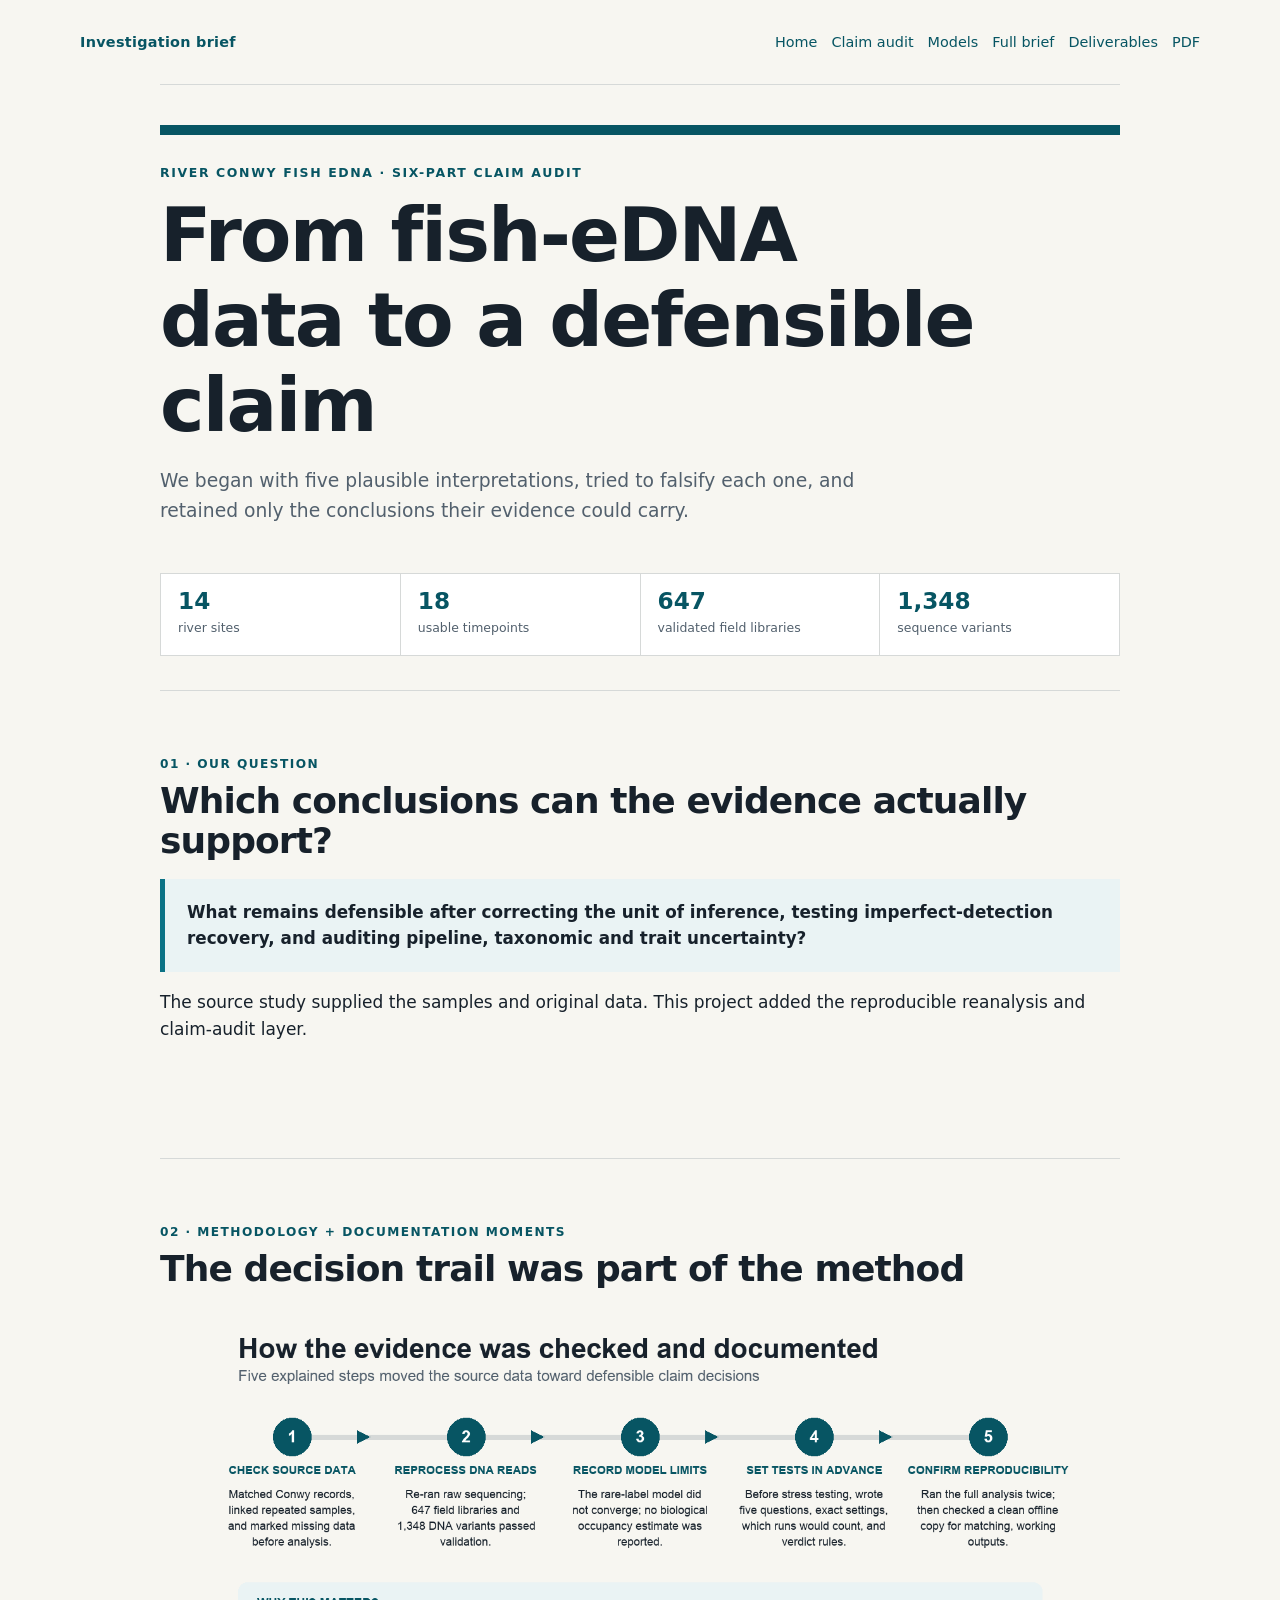
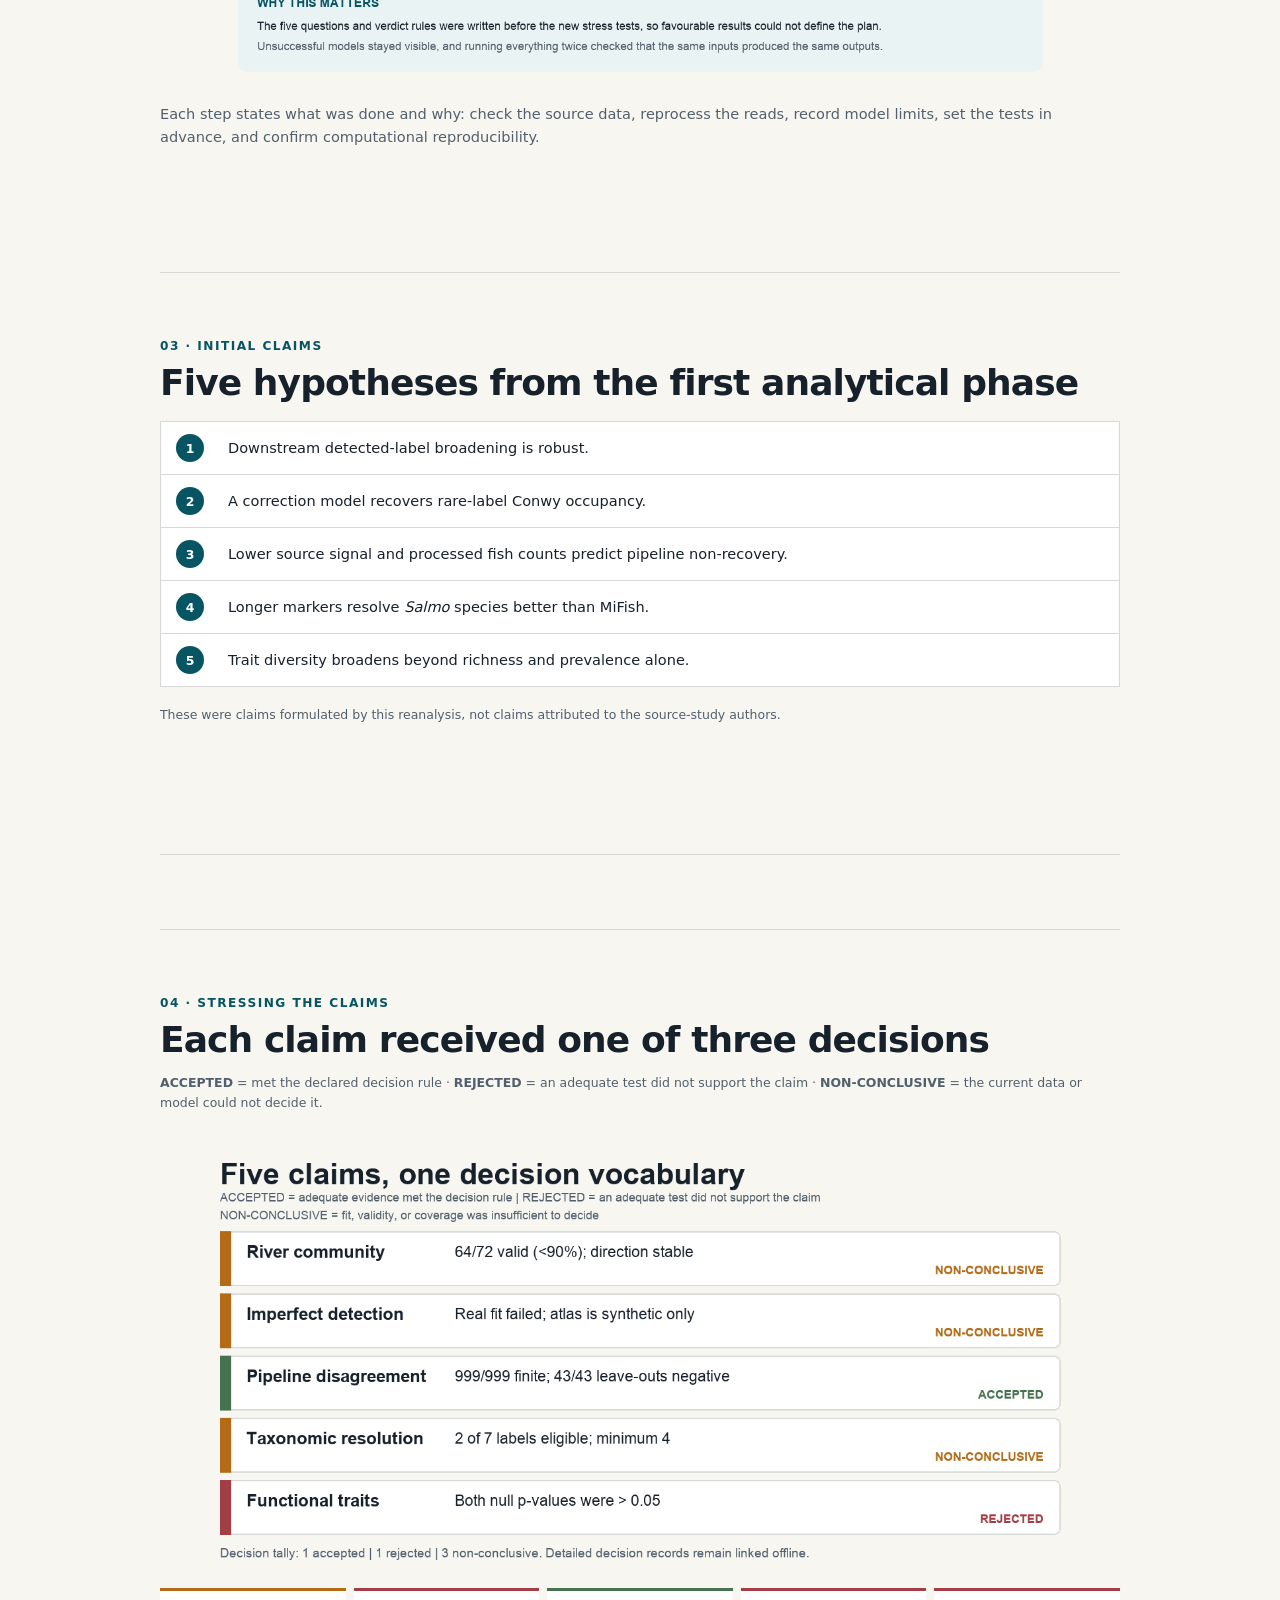
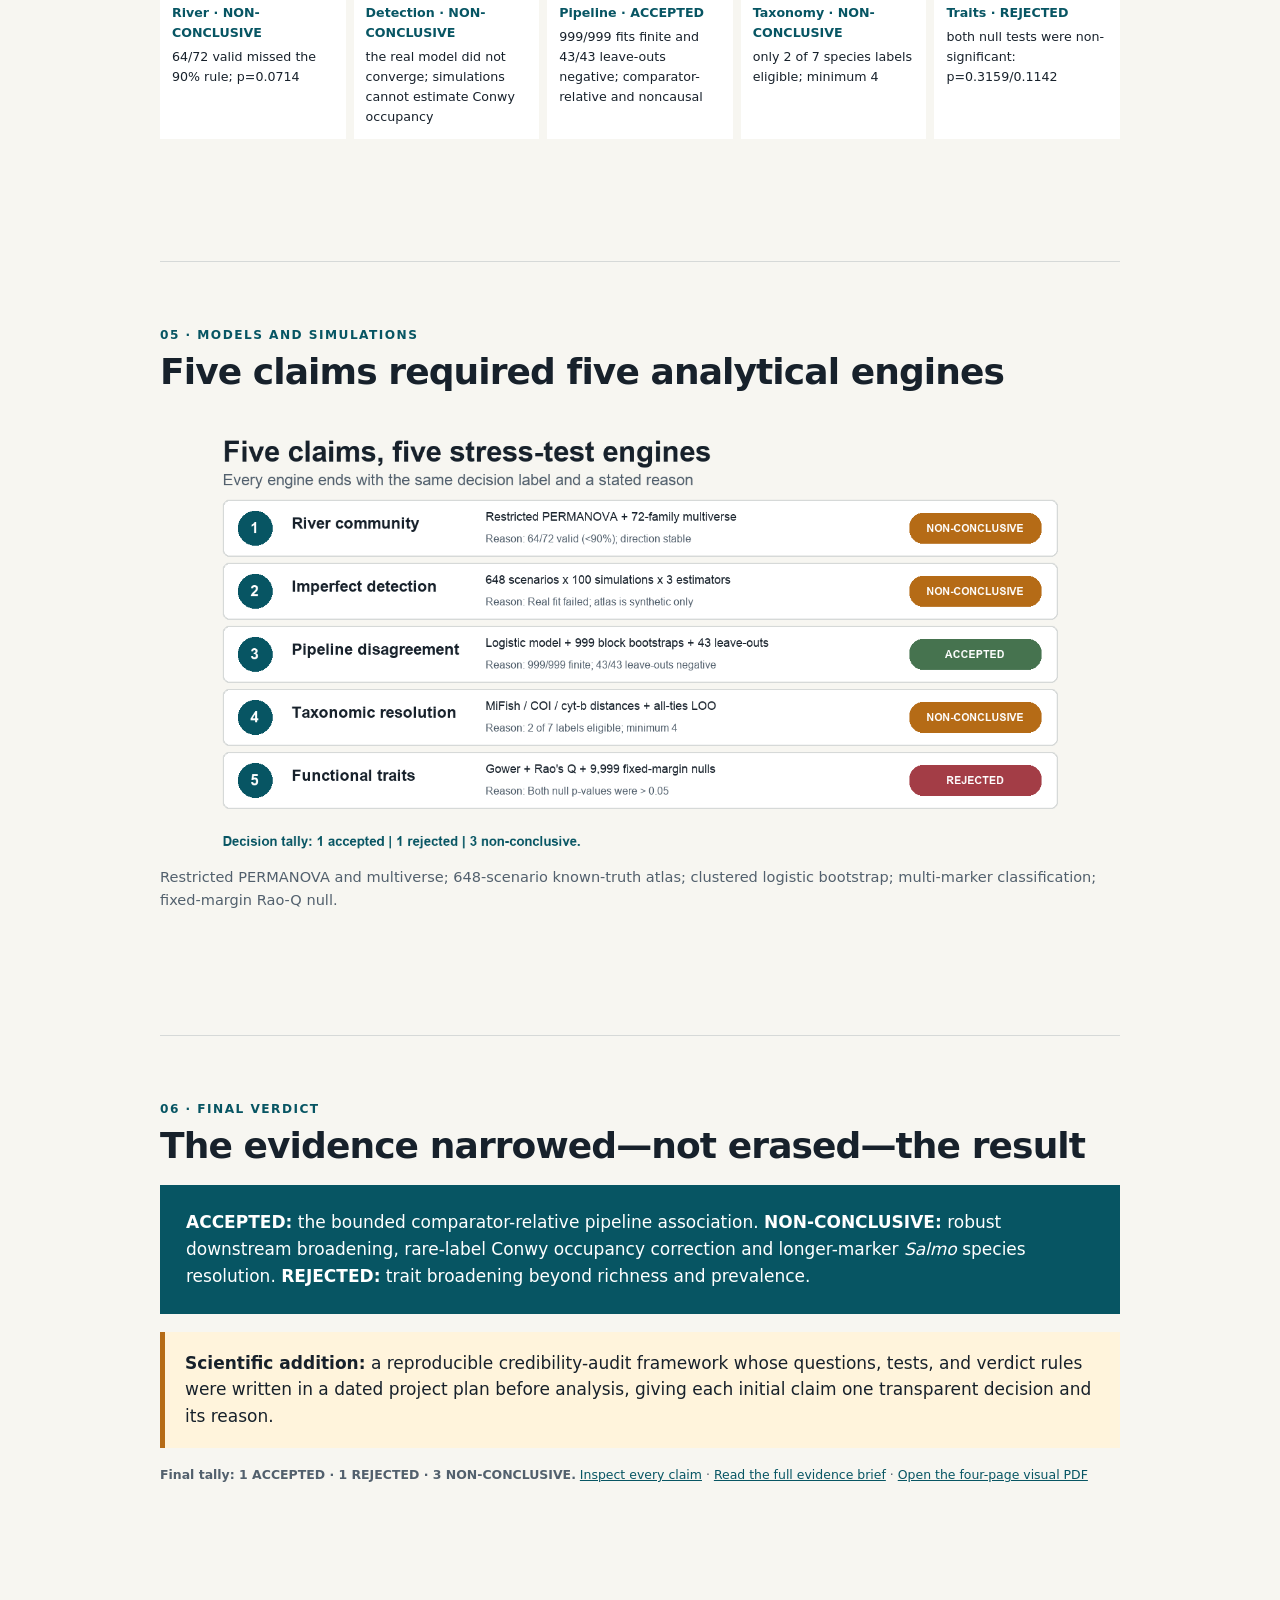
<file: website/visual-brief.html>
<!doctype html>
<html lang="en">
<head>
  <meta charset="utf-8">
  <meta name="viewport" content="width=device-width, initial-scale=1">
  <title>River Conwy eDNA - six-part research brief</title>
  <link rel="stylesheet" href="assets/style.css">
  <style>
    .brief { max-width: 960px; margin: 0 auto; }
    .brief-page { padding: 40px 0 52px; border-top: 1px solid var(--line); }
    .brief-title { padding: 28px 0 24px; border-top: 10px solid var(--river-dark); }
    .brief-title h1 { max-width: 820px; font-size: clamp(2.35rem, 6vw, 4.7rem); }
    .brief-title .lede { margin-bottom: 0; }
    .fact-strip { display: grid; grid-template-columns: repeat(4, 1fr); gap: 1px; margin: 24px 0 30px; border: 1px solid var(--line); background: var(--line); }
    .fact-strip div { padding: 15px 17px; background: #fff; }
    .fact-strip strong { display: block; color: var(--river-dark); font-size: 1.45rem; line-height: 1; }
    .fact-strip span { color: var(--muted); font-size: .78rem; }
    .brief-section { margin-top: 34px; }
    .section-label { margin: 0 0 7px; color: var(--river-dark); font-size: .76rem; font-weight: 800; letter-spacing: .12em; text-transform: uppercase; }
    .brief-section h2 { margin: 0 0 12px; font-size: clamp(1.5rem, 3.2vw, 2.25rem); }
    .question { padding: 20px 22px; border-left: 5px solid var(--river); background: var(--soft); font-size: 1.05rem; font-weight: 700; }
    .brief figure { margin: 20px 0 26px; }
    .brief figure img { display: block; width: 100%; height: auto; }
    .brief figure.timeline-figure img { max-height: 380px; object-fit: contain; }
    .brief figure.claim-figure img { max-height: 430px; object-fit: contain; }
    .brief figure.model-figure img { max-height: 440px; object-fit: contain; }
    .claim-list { display: grid; gap: 1px; margin: 18px 0; border: 1px solid var(--line); background: var(--line); counter-reset: claims; }
    .claim-list article { display: grid; grid-template-columns: 42px 1fr; gap: 10px; padding: 12px 15px; background: #fff; counter-increment: claims; }
    .claim-list article::before { content: counter(claims); display: grid; width: 28px; height: 28px; place-items: center; color: #fff; background: var(--river-dark); border-radius: 50%; font-size: .78rem; font-weight: 800; }
    .claim-list p { margin: 2px 0 0; font-size: .91rem; }
    .stress-grid { display: grid; grid-template-columns: repeat(5, 1fr); gap: 8px; margin: 16px 0 24px; }
    .stress-grid div { padding: 12px; border-top: 3px solid var(--rose); background: #fff; font-size: .79rem; }
    .stress-grid div:nth-child(1) { border-color: var(--amber); }
    .stress-grid div:nth-child(3) { border-color: var(--moss); }
    .stress-grid strong { display: block; margin-bottom: 4px; color: var(--river-dark); }
    .verdict { margin: 18px 0; padding: 24px 26px; color: #fff; background: var(--river-dark); }
    .verdict strong { color: #fff; }
    .addition { padding: 18px 20px; border-left: 5px solid var(--amber); background: var(--warn); }
    .source-note { color: var(--muted); font-size: .78rem; }
    @media (max-width: 760px) {
      .fact-strip { grid-template-columns: repeat(2, 1fr); }
      .stress-grid { grid-template-columns: 1fr; }
    }
    @media print {
      @page { size: A4; margin: 11mm 13mm; }
      header { display: none; }
      .brief-page { min-height: 0; height: 275mm; padding: 0; border: 0; break-after: page; overflow: hidden; }
      .brief-page:last-child { break-after: auto; }
      .brief-title { padding: 4mm 0 2mm; border-top-width: 5pt; }
      .brief-title h1 { font-size: 22pt; }
      .brief-title .lede { font-size: 9pt; }
      .fact-strip { margin: 5mm 0; }
      .fact-strip div { padding: 6pt 8pt; }
      .fact-strip strong { font-size: 12pt; }
      .brief-section { margin-top: 5mm; }
      .brief-section h2 { margin-bottom: 4pt; font-size: 12.5pt; }
      .question, .addition, .verdict { padding: 8pt 10pt; }
      p, li { font-size: 7.9pt; line-height: 1.32; }
      .brief figure { margin: 4pt 0 6pt; }
      .brief figure.timeline-figure img { max-height: 52mm; }
      .brief figure.claim-figure img { max-height: 57mm; }
      .brief figure.model-figure img { max-height: 54mm; }
      .claim-list { margin: 5pt 0; }
      .claim-list article { grid-template-columns: 24px 1fr; padding: 4pt 6pt; }
      .claim-list article::before { width: 18px; height: 18px; font-size: 6.5pt; }
      .claim-list p, .stress-grid div { font-size: 6.8pt; }
      .stress-grid { grid-template-columns: repeat(5, 1fr); gap: 4pt; margin: 5pt 0; }
      .stress-grid div { padding: 5pt; }
      .source-note { font-size: 6.5pt; }
    }
  </style>
</head>
<body>
  <a class="skip-link" href="#main-content">Skip to the research brief</a>
  <header>
    <nav class="site-nav" aria-label="Project website">
      <a class="brand" href="index.html">Investigation brief</a>
      <div><a href="index.html">Home</a><a href="claim-survival.html">Claim audit</a><a href="index.html#models">Models</a><a href="research_brief.html">Full brief</a><a href="deliverables.html">Deliverables</a><a href="../output/pdf/RESEARCH_BRIEF.pdf">PDF</a></div>
    </nav>
  </header>

  <main class="brief" id="main-content">
    <article class="brief-page">
      <div class="brief-title">
        <p class="eyebrow">River Conwy fish eDNA · six-part claim audit</p>
        <h1>From fish-eDNA data to a defensible claim</h1>
        <p class="lede">We began with five plausible interpretations, tried to falsify each one, and retained only the conclusions their evidence could carry.</p>
      </div>

      <div class="fact-strip" aria-label="Dataset summary">
        <div><strong>14</strong><span>river sites</span></div>
        <div><strong>18</strong><span>usable timepoints</span></div>
        <div><strong>647</strong><span>validated field libraries</span></div>
        <div><strong>1,348</strong><span>sequence variants</span></div>
      </div>

      <section class="brief-section">
        <p class="section-label">01 · Our question</p>
        <h2>Which conclusions can the evidence actually support?</h2>
        <p class="question">What remains defensible after correcting the unit of inference, testing imperfect-detection recovery, and auditing pipeline, taxonomic and trait uncertainty?</p>
        <p>The source study supplied the samples and original data. This project added the reproducible reanalysis and claim-audit layer.</p>
      </section>

      <section class="brief-section">
        <p class="section-label">02 · Methodology + documentation moments</p>
        <h2>The decision trail was part of the method</h2>
        <figure class="timeline-figure">
          <img src="assets/research-timeline.png" alt="Five-step methodology timeline. Check the River Conwy source data; reprocess the DNA reads; record that the rare-label model could not support an occupancy estimate; write the five questions, exact settings, included runs and verdict rules before testing; then run the full analysis twice and check a clean offline copy for matching outputs.">
          <figcaption>Each step states what was done and why: check the source data, reprocess the reads, record model limits, set the tests in advance, and confirm computational reproducibility.</figcaption>
        </figure>
      </section>

      <section class="brief-section">
        <p class="section-label">03 · Initial claims</p>
        <h2>Five hypotheses from the first analytical phase</h2>
        <div class="claim-list">
          <article><p>Downstream detected-label broadening is robust.</p></article>
          <article><p>A correction model recovers rare-label Conwy occupancy.</p></article>
          <article><p>Lower source signal and processed fish counts predict pipeline non-recovery.</p></article>
          <article><p>Longer markers resolve <em>Salmo</em> species better than MiFish.</p></article>
          <article><p>Trait diversity broadens beyond richness and prevalence alone.</p></article>
        </div>
        <p class="source-note">These were claims formulated by this reanalysis, not claims attributed to the source-study authors.</p>
      </section>
    </article>

    <article class="brief-page">
      <section class="brief-section">
        <p class="section-label">04 · Stressing the claims</p>
        <h2>Each claim received one of three decisions</h2>
        <p class="source-note"><strong>ACCEPTED</strong> = met the declared decision rule · <strong>REJECTED</strong> = an adequate test did not support the claim · <strong>NON-CONCLUSIVE</strong> = the current data or model could not decide it.</p>
        <figure class="claim-figure">
          <img src="assets/claim-survival.png" alt="Five claims classified as one accepted, one rejected and three non-conclusive after their credibility audits.">
        </figure>
        <div class="stress-grid" aria-label="Five claim outcomes">
          <div><strong>River · NON-CONCLUSIVE</strong>64/72 valid missed the 90% rule; p=0.0714</div>
          <div><strong>Detection · NON-CONCLUSIVE</strong>the real model did not converge; simulations cannot estimate Conwy occupancy</div>
          <div><strong>Pipeline · ACCEPTED</strong>999/999 fits finite and 43/43 leave-outs negative; comparator-relative and noncausal</div>
          <div><strong>Taxonomy · NON-CONCLUSIVE</strong>only 2 of 7 species labels eligible; minimum 4</div>
          <div><strong>Traits · REJECTED</strong>both null tests were non-significant: p=0.3159/0.1142</div>
        </div>
      </section>

      <section class="brief-section">
        <p class="section-label">05 · Models and simulations</p>
        <h2>Five claims required five analytical engines</h2>
        <figure class="model-figure">
          <img src="assets/models-overview.png" alt="Five-lane diagram of the community multiverse, occupancy recovery atlas, pipeline bootstrap model, multi-marker taxonomy benchmark and trait null model.">
          <figcaption>Restricted PERMANOVA and multiverse; 648-scenario known-truth atlas; clustered logistic bootstrap; multi-marker classification; fixed-margin Rao-Q null.</figcaption>
        </figure>
      </section>

      <section class="brief-section">
        <p class="section-label">06 · Final verdict</p>
        <h2>The evidence narrowed—not erased—the result</h2>
        <div class="verdict"><strong>ACCEPTED:</strong> the bounded comparator-relative pipeline association. <strong>NON-CONCLUSIVE:</strong> robust downstream broadening, rare-label Conwy occupancy correction and longer-marker <em>Salmo</em> species resolution. <strong>REJECTED:</strong> trait broadening beyond richness and prevalence.</div>
        <p class="addition"><strong>Scientific addition:</strong> a reproducible credibility-audit framework whose questions, tests, and verdict rules were written in a dated project plan before analysis, giving each initial claim one transparent decision and its reason.</p>
        <p class="source-note"><strong>Final tally: 1 ACCEPTED · 1 REJECTED · 3 NON-CONCLUSIVE.</strong> <a href="claim-survival.html">Inspect every claim</a> · <a href="research_brief.html">Read the full evidence brief</a> · <a href="../output/pdf/RESEARCH_BRIEF.pdf">Open the four-page visual PDF</a></p>
      </section>
    </article>
  </main>
</body>
</html>
</file>
<file: website/assets/style.css>
:root {
  --ink: #17212b;
  --muted: #52606d;
  --paper: #f7f6f1;
  --white: #ffffff;
  --river: #0b7285;
  --river-dark: #075563;
  --moss: #46734f;
  --amber: #b56b16;
  --rose: #a33d46;
  --line: #d6d9d8;
  --soft: #eaf3f4;
  --warn: #fff4dc;
  --max: 1120px;
}

* { box-sizing: border-box; }

html { scroll-behavior: smooth; }

@media (prefers-reduced-motion: reduce) {
  html { scroll-behavior: auto; }
}

body {
  margin: 0;
  color: var(--ink);
  background: var(--paper);
  font-family: Inter, ui-sans-serif, system-ui, -apple-system, BlinkMacSystemFont, "Segoe UI", sans-serif;
  font-size: 17px;
  line-height: 1.58;
}

a { color: var(--river-dark); }
a:hover { text-decoration-thickness: 2px; }
a:focus-visible, button:focus-visible, summary:focus-visible, input:focus-visible {
  outline: 3px solid var(--amber);
  outline-offset: 3px;
}

.skip-link {
  position: absolute;
  z-index: 20;
  top: 8px;
  left: 8px;
  padding: 10px 14px;
  color: var(--white);
  background: var(--river-dark);
  transform: translateY(-180%);
}
.skip-link:focus { transform: translateY(0); }

header, main, footer { width: min(var(--max), calc(100% - 36px)); margin-inline: auto; }

.site-nav {
  display: flex;
  align-items: center;
  justify-content: space-between;
  gap: 18px;
  padding: 20px 0;
  font-size: 0.9rem;
}

.site-nav strong, .brand { letter-spacing: 0.02em; font-weight: 800; }
.site-nav div { display: flex; flex-wrap: wrap; gap: 14px; }
.site-nav a { text-decoration: none; }
.site-nav div a { display: inline-flex; align-items: center; min-height: 44px; }
.site-nav a[aria-current="page"] { text-decoration: underline; text-decoration-thickness: 2px; text-underline-offset: 5px; }

.hero {
  display: grid;
  grid-template-columns: minmax(0, 1.25fr) minmax(280px, 0.75fr);
  gap: 38px;
  align-items: center;
  padding: 68px 0 54px;
  border-top: 1px solid var(--line);
}

.eyebrow {
  margin: 0 0 10px;
  color: var(--river-dark);
  font-size: 0.78rem;
  font-weight: 700;
  letter-spacing: 0.13em;
  text-transform: uppercase;
}

h1, h2, h3 { line-height: 1.13; letter-spacing: -0.025em; }
h1 { margin: 0; max-width: 850px; font-size: clamp(2.6rem, 7vw, 5.6rem); }
h2 { margin: 0 0 20px; font-size: clamp(1.8rem, 4vw, 3rem); }
h3 { margin: 0 0 10px; font-size: 1.2rem; }

.lede { max-width: 760px; color: var(--muted); font-size: 1.17rem; }

.hero-note {
  padding: 28px;
  color: var(--white);
  background: var(--river-dark);
}

.hero-note strong { display: block; margin-bottom: 8px; font-size: 1.1rem; }

.actions { display: flex; flex-wrap: wrap; gap: 12px; margin-top: 24px; }
.button {
  display: inline-block;
  padding: 10px 16px;
  border: 1px solid var(--river-dark);
  color: var(--white);
  background: var(--river-dark);
  font-weight: 700;
  text-decoration: none;
}
.button.secondary { color: var(--river-dark); background: transparent; }

section { padding: 64px 0; border-top: 1px solid var(--line); }
section[id] { scroll-margin-top: 18px; }

.section-intro { max-width: 790px; color: var(--muted); }
.summary-copy { font-size: 1.08rem; }

.fact-grid {
  display: grid;
  grid-template-columns: repeat(4, minmax(0, 1fr));
  gap: 1px;
  margin: 30px 0;
  background: var(--line);
  border: 1px solid var(--line);
}
.fact { padding: 22px; background: var(--white); }
.fact strong { display: block; color: var(--river-dark); font-size: 2rem; line-height: 1; }
.fact span { display: block; margin-top: 8px; color: var(--muted); font-size: 0.86rem; }

.route-strip {
  display: grid;
  grid-template-columns: repeat(4, minmax(0, 1fr));
  gap: 12px;
}
.route-strip a {
  min-height: 76px;
  padding: 14px 16px;
  background: var(--soft);
  font-weight: 750;
  text-decoration: none;
}
.route-strip span { display: block; color: var(--muted); font-size: 0.75rem; letter-spacing: 0.08em; text-transform: uppercase; }

.conclusion-grid, .artifact-grid, .status-grid {
  display: grid;
  grid-template-columns: repeat(3, minmax(0, 1fr));
  gap: 18px;
  margin-top: 28px;
}

.conclusion, .artifact, .status-card {
  padding: 22px;
  border-top: 4px solid var(--river);
  background: var(--white);
}

.conclusion:nth-child(2) { border-color: var(--amber); }
.conclusion:nth-child(3) { border-color: var(--moss); }

.finding-details { margin: 18px 0 0; }
.finding-details > div { padding: 11px 0; border-top: 1px solid var(--line); }
.finding-details dt { color: var(--river-dark); font-size: 0.76rem; font-weight: 800; letter-spacing: 0.08em; text-transform: uppercase; }
.finding-details dd { margin: 4px 0 0; color: var(--muted); font-size: 0.9rem; }

.number { color: var(--river-dark); font-size: 0.82rem; font-weight: 800; letter-spacing: 0.08em; }

.figure-block {
  margin: 32px 0 54px;
  padding: 22px;
  background: var(--white);
}

.figure-block img { display: block; width: 100%; height: auto; }
figcaption { margin-top: 12px; color: var(--muted); font-size: 0.91rem; }

.timeline { margin: 28px 0 0; padding: 0; list-style: none; }
.timeline li {
  display: grid;
  grid-template-columns: 150px minmax(0, 1fr);
  gap: 20px;
  padding: 16px 0;
  border-top: 1px solid var(--line);
}
.timeline-label { color: var(--river-dark); font-weight: 800; }

.state-key { display: flex; flex-wrap: wrap; gap: 10px; margin: 20px 0; }
.state {
  display: inline-flex;
  align-items: center;
  gap: 7px;
  padding: 5px 9px;
  border: 1px solid var(--line);
  background: var(--white);
  font-size: 0.84rem;
  font-weight: 750;
}
.dot { width: 10px; height: 10px; border-radius: 50%; background: var(--moss); }
.state.provisional .dot { background: var(--amber); }
.state.not-claimed .dot { background: var(--rose); }

.callout {
  margin: 24px 0;
  padding: 20px 22px;
  border-left: 5px solid var(--amber);
  background: var(--warn);
}

.established-card h3 { color: var(--moss); }
.provisional-card h3 { color: var(--amber); }
.withheld-card h3 { color: var(--rose); }

.section-actions { display: flex; flex-wrap: wrap; gap: 12px; margin-top: 26px; }

.catalog-hero {
  display: grid;
  grid-template-columns: minmax(0, 1.3fr) minmax(280px, 0.7fr);
  gap: 38px;
  align-items: center;
  padding: 58px 0 54px;
  border-top: 1px solid var(--line);
}
.catalog-hero h1 { font-size: clamp(2.5rem, 6vw, 4.8rem); }

.route-grid {
  display: grid;
  grid-template-columns: repeat(4, minmax(0, 1fr));
  gap: 16px;
  margin-top: 28px;
}
.route-card { padding: 20px; border-top: 4px solid var(--river); background: var(--white); }

.catalog-section {
  margin-top: 18px;
  border-top: 4px solid var(--river);
  background: var(--white);
}
.catalog-section > summary {
  display: flex;
  justify-content: space-between;
  gap: 20px;
  padding: 19px 22px;
  cursor: pointer;
  font-weight: 800;
  list-style-position: inside;
}
.catalog-section > summary span { font-size: 1.1rem; }
.catalog-section > summary small { max-width: 520px; color: var(--muted); font-size: 0.82rem; font-weight: 500; text-align: right; }
.catalog-section > summary::before { content: "+"; flex: 0 0 auto; color: var(--river-dark); font-size: 1.25rem; line-height: 1; }
.catalog-section[open] > summary::before { content: "−"; }
.catalog-section[open] > summary { border-bottom: 1px solid var(--line); }

.deliverable-grid {
  display: grid;
  grid-template-columns: repeat(2, minmax(0, 1fr));
  gap: 1px;
  background: var(--line);
}
.deliverable-item { padding: 24px; background: var(--white); }
.deliverable-item p { margin: 0.55em 0; }
.audience { color: var(--muted); font-size: 0.88rem; }
.badge-row { display: flex; flex-wrap: wrap; gap: 6px; margin-bottom: 14px; }
.badge {
  display: inline-block;
  padding: 3px 7px;
  border: 1px solid var(--line);
  color: var(--muted);
  background: var(--paper);
  font-size: 0.69rem;
  font-weight: 800;
  letter-spacing: 0.05em;
  text-transform: uppercase;
}
.badge.final { color: #315c39; background: #edf5ee; border-color: #b7d0bc; }
.badge.provisional { color: #7a470e; background: #fff4dc; border-color: #e7c797; }
.badge.withheld { color: #7f2d34; background: #faecee; border-color: #dfb3b7; }
.badge.owner { color: #684c0c; background: #fff8d7; border-color: #ddca78; }
.link-row { display: flex; flex-wrap: wrap; gap: 8px 14px; margin-top: 14px; }
.link-row a { font-weight: 750; }

.table-wrap { overflow-x: auto; }
table { width: 100%; border-collapse: collapse; background: var(--white); font-size: 0.9rem; }
th, td { padding: 10px 11px; border-bottom: 1px solid var(--line); text-align: left; vertical-align: top; }
th { color: var(--white); background: var(--river-dark); }

.compact-list { padding-left: 1.15em; }
.compact-list li { margin: 0.45em 0; }

.citation-list { font-size: 0.9rem; color: var(--muted); }

.claim-controls {
  display: flex;
  flex-wrap: wrap;
  gap: 8px;
  margin: 24px 0 10px;
}
.claim-filter {
  padding: 9px 14px;
  border: 1px solid var(--line);
  border-radius: 4px;
  color: var(--ink);
  background: var(--white);
  font: inherit;
  font-weight: 750;
  cursor: pointer;
}
.claim-filter[aria-pressed="true"] { color: var(--white); background: var(--river-dark); border-color: var(--river-dark); }
.filter-result { color: var(--muted); font-size: 0.9rem; }
.claim-map-list { display: grid; gap: 22px; margin-top: 24px; }
.claim-path { padding: 24px; border-top: 5px solid var(--river); background: var(--white); }
.claim-path[data-status="SURVIVES"] { border-color: var(--moss); }
.claim-path[data-status="SURVIVES_CONDITIONAL"] { border-color: var(--amber); }
.claim-path[data-status="WITHHELD"], .claim-path[data-status="FAILED_GATE"] { border-color: var(--rose); }
.claim-path-heading { display: flex; align-items: flex-start; justify-content: space-between; gap: 16px; }
.claim-status { flex: 0 0 auto; padding: 5px 8px; border: 1px solid var(--line); font-size: 0.72rem; font-weight: 800; letter-spacing: 0.05em; text-transform: uppercase; }
.status-survives { color: #315c39; background: #edf5ee; border-color: #b7d0bc; }
.status-survives-conditional { color: #7a470e; background: #fff4dc; border-color: #e7c797; }
.status-withheld, .status-failed-gate { color: #7f2d34; background: #faecee; border-color: #dfb3b7; }
.status-accepted { color: #315c39; background: #edf5ee; border-color: #b7d0bc; }
.status-non-conclusive { color: #7a470e; background: #fff4dc; border-color: #e7c797; }
.status-rejected { color: #7f2d34; background: #faecee; border-color: #dfb3b7; }
.claim-flow { display: grid; grid-template-columns: minmax(0, 0.9fr) auto minmax(0, 1fr) auto minmax(0, 1.15fr); gap: 15px; align-items: stretch; margin: 18px 0; }
.claim-flow section { padding: 15px; background: var(--paper); }
.claim-flow p { margin: 0.45em 0; }
.claim-step { color: var(--river-dark); font-size: 0.74rem; font-weight: 800; letter-spacing: 0.07em; text-transform: uppercase; }
.claim-arrow { align-self: center; color: var(--river-dark); font-size: 1.4rem; }
.claim-path details { border-top: 1px solid var(--line); padding-top: 13px; }
.claim-path summary { color: var(--river-dark); font-weight: 750; cursor: pointer; }
.claim-detail { margin: 14px 0 0; }
.claim-detail > div { display: grid; grid-template-columns: 150px minmax(0, 1fr); gap: 16px; padding: 10px 0; border-top: 1px solid var(--line); }
.claim-detail dt { font-weight: 800; }
.claim-detail dd { margin: 0; color: var(--muted); }

/* Six-part investigation */

.story-header { padding-bottom: 0; }

.story-hero {
  grid-template-columns: minmax(0, 1.35fr) minmax(270px, 0.65fr);
  align-items: stretch;
  padding-bottom: 42px;
}

.story-hero > div:first-child {
  align-self: center;
}

.story-hero h1 {
  max-width: 900px;
  font-size: clamp(2.8rem, 7vw, 5.4rem);
}

.audit-tally {
  align-self: stretch;
  padding: 26px;
  border-top: 5px solid var(--river);
  background: var(--white);
}

.tally-line {
  display: grid;
  grid-template-columns: 42px minmax(0, 1fr);
  gap: 10px;
  align-items: baseline;
  padding: 10px 0;
  border-top: 1px solid var(--line);
}

.tally-line strong {
  color: var(--river-dark);
  font-size: 1.8rem;
  line-height: 1;
}

.tally-line span { color: var(--muted); }
.tally-line.survives strong { color: var(--moss); }
.tally-line.conditional strong { color: var(--amber); }
.tally-line.withheld strong, .tally-line.failed strong { color: var(--rose); }
.tally-line.accepted strong { color: var(--moss); }
.tally-line.non-conclusive strong { color: var(--amber); }
.tally-line.rejected strong { color: var(--rose); }
.tally-note { margin: 16px 0 0; color: var(--muted); font-size: 0.86rem; }

.story-outline {
  display: grid;
  grid-template-columns: repeat(6, minmax(0, 1fr));
  gap: 1px;
  background: var(--line);
  border: 1px solid var(--line);
}

.story-outline a {
  min-height: 76px;
  padding: 13px 14px;
  color: var(--ink);
  background: var(--white);
  font-size: 0.85rem;
  font-weight: 750;
  text-decoration: none;
}

.story-outline a:hover { background: var(--soft); }

.story-outline span {
  display: block;
  margin-bottom: 3px;
  color: var(--river-dark);
  font-size: 0.72rem;
  letter-spacing: 0.1em;
}

.story-section { padding-block: 78px; }

.section-kicker {
  display: flex;
  align-items: center;
  gap: 12px;
  margin-bottom: 14px;
}

.section-kicker span {
  display: inline-grid;
  width: 40px;
  height: 40px;
  place-items: center;
  border-radius: 50%;
  color: var(--white);
  background: var(--river-dark);
  font-size: 0.8rem;
  font-weight: 800;
}

.section-kicker p {
  margin: 0;
  color: var(--river-dark);
  font-size: 0.78rem;
  font-weight: 800;
  letter-spacing: 0.1em;
  text-transform: uppercase;
}

.question-grid {
  display: grid;
  grid-template-columns: repeat(3, minmax(0, 1fr));
  gap: 24px;
  margin: 34px 0;
}

.question-grid article {
  padding-top: 18px;
  border-top: 4px solid var(--river);
}

.question-grid article:nth-child(2) { border-color: var(--amber); }
.question-grid article:nth-child(3) { border-color: var(--moss); }

.boundary-strip {
  display: flex;
  flex-wrap: wrap;
  gap: 8px 20px;
  margin: 28px 0;
  padding: 18px 20px;
  border-left: 5px solid var(--river);
  background: var(--soft);
  color: var(--muted);
}

.boundary-strip strong { color: var(--ink); }
.boundary-strip span::before { content: "· "; color: var(--river-dark); }

.wide-figure {
  margin: 36px 0;
  padding: 24px;
  background: var(--white);
}

.wide-figure img {
  display: block;
  width: 100%;
  height: auto;
}

.graphical-audit img { max-height: 700px; object-fit: contain; }

.documentation-trail {
  margin: 32px 0 0;
  padding: 0;
  list-style: none;
}

.documentation-trail li {
  display: grid;
  grid-template-columns: 64px minmax(0, 1fr);
  gap: 20px;
  padding: 24px 0;
  border-top: 1px solid var(--line);
}

.documentation-trail h3 { margin-top: 2px; }
.documentation-trail p { max-width: 900px; }

.doc-step {
  display: grid;
  width: 48px;
  height: 48px;
  place-items: center;
  border: 1px solid var(--line);
  color: var(--river-dark);
  background: var(--white);
  font-size: 0.78rem;
  font-weight: 800;
}

.initial-claims {
  display: grid;
  gap: 14px;
  margin-top: 32px;
}

.initial-claims article {
  display: grid;
  grid-template-columns: 56px minmax(0, 1fr);
  gap: 18px;
  padding: 24px;
  border-left: 5px solid var(--river);
  background: var(--white);
}

.initial-claims article[data-status="SURVIVES"] { border-color: var(--moss); }
.initial-claims article[data-status="SURVIVES_CONDITIONAL"] { border-color: var(--amber); }
.initial-claims article[data-status="WITHHELD"],
.initial-claims article[data-status="FAILED_GATE"] { border-color: var(--rose); }
.initial-claims article[data-decision="ACCEPTED"] { border-color: var(--moss); }
.initial-claims article[data-decision="NON_CONCLUSIVE"] { border-color: var(--amber); }
.initial-claims article[data-decision="REJECTED"] { border-color: var(--rose); }

.initial-claims article p:last-child { margin-bottom: 0; }

.decision-reason {
  margin: 14px 0 0;
  padding-top: 12px;
  border-top: 1px solid var(--line);
  color: var(--muted);
}

.decision-reason .claim-status {
  display: inline-block;
  margin: 0 8px 4px 0;
}

.claim-number {
  display: grid;
  width: 44px;
  height: 44px;
  place-items: center;
  border-radius: 50%;
  color: var(--white);
  background: var(--river-dark);
  font-size: 1rem;
  font-weight: 800;
}

.audit-ledger {
  display: grid;
  gap: 22px;
  margin-top: 32px;
}

.audit-entry, .model-panel {
  padding: 26px;
  border-left: 5px solid var(--river);
  background: var(--white);
}

.audit-entry.survives-entry, .model-panel.survives-entry { border-color: var(--moss); }
.audit-entry.conditional-entry, .model-panel.conditional-entry { border-color: var(--amber); }
.audit-entry.withheld-entry, .audit-entry.failed-entry,
.model-panel.withheld-entry, .model-panel.failed-entry { border-color: var(--rose); }
.audit-entry[data-decision="ACCEPTED"], .model-panel[data-decision="ACCEPTED"] { border-color: var(--moss); }
.audit-entry[data-decision="NON_CONCLUSIVE"], .model-panel[data-decision="NON_CONCLUSIVE"] { border-color: var(--amber); }
.audit-entry[data-decision="REJECTED"], .model-panel[data-decision="REJECTED"] { border-color: var(--rose); }

.audit-heading, .model-heading {
  display: flex;
  justify-content: space-between;
  gap: 18px;
  align-items: flex-start;
}

.audit-columns {
  display: grid;
  grid-template-columns: repeat(3, minmax(0, 1fr));
  gap: 22px;
  margin-top: 18px;
  padding-top: 18px;
  border-top: 1px solid var(--line);
}

.audit-columns p { margin: 0; color: var(--muted); }
.audit-columns strong { color: var(--ink); }

.models-overview { margin-bottom: 44px; }

.model-library {
  display: grid;
  gap: 30px;
}

.model-layout {
  display: grid;
  grid-template-columns: minmax(300px, 0.9fr) minmax(0, 1.1fr);
  gap: 28px;
  margin-top: 20px;
  padding-top: 20px;
  border-top: 1px solid var(--line);
}

.model-layout figure { margin: 0; align-self: start; }

.model-layout img {
  display: block;
  width: 100%;
  height: auto;
  border: 1px solid var(--line);
  background: var(--paper);
}

.model-layout a:hover img { border-color: var(--river-dark); }

.model-spec { margin: 0; }

.model-spec > div {
  display: grid;
  grid-template-columns: 116px minmax(0, 1fr);
  gap: 14px;
  padding: 10px 0;
  border-top: 1px solid var(--line);
}

.model-spec > div:first-child { padding-top: 0; border-top: 0; }
.model-spec dt { color: var(--river-dark); font-size: 0.76rem; font-weight: 800; letter-spacing: 0.06em; text-transform: uppercase; }
.model-spec dd { margin: 0; color: var(--muted); }

.resource-links {
  display: flex;
  flex-wrap: wrap;
  gap: 8px;
  margin-top: 18px;
}

.resource-links a {
  padding: 7px 10px;
  border: 1px solid var(--line);
  color: var(--river-dark);
  background: var(--paper);
  font-size: 0.8rem;
  font-weight: 750;
  text-decoration: none;
}

.resource-links a:hover { border-color: var(--river-dark); background: var(--soft); }

.verdict-band {
  margin: 32px 0;
  padding: 34px;
  color: var(--white);
  background: var(--river-dark);
}

.verdict-band p {
  max-width: 940px;
  margin: 0;
  font-size: clamp(1.22rem, 2.4vw, 1.65rem);
  line-height: 1.42;
}

.verdict-band p + p {
  margin-top: 18px;
  color: #d8edef;
}

.verdict-grid { margin-bottom: 34px; }

.status-card[data-decision="ACCEPTED"] { border-color: var(--moss); }
.status-card[data-decision="NON_CONCLUSIVE"] { border-color: var(--amber); }
.status-card[data-decision="REJECTED"] { border-color: var(--rose); }
.status-card[data-decision="ACCEPTED"] h3,
.status-card[data-decision="ACCEPTED"] .number { color: var(--moss); }
.status-card[data-decision="NON_CONCLUSIVE"] h3,
.status-card[data-decision="NON_CONCLUSIVE"] .number { color: var(--amber); }
.status-card[data-decision="REJECTED"] h3,
.status-card[data-decision="REJECTED"] .number { color: var(--rose); }

.verdict-reasons {
  margin: 0.8em 0 0;
  padding-left: 1.15em;
  color: var(--muted);
}

.verdict-reasons li { margin: 0.5em 0; }

.scientific-addition {
  margin: 34px 0;
  padding: 30px;
  border-top: 5px solid var(--river);
  background: var(--white);
}

.scientific-addition h3 { font-size: clamp(1.5rem, 3vw, 2.1rem); }
.scientific-addition > p:not(.eyebrow) { max-width: 880px; color: var(--muted); font-size: 1.05rem; }

.next-evidence {
  display: grid;
  grid-template-columns: minmax(220px, 0.55fr) minmax(0, 1.45fr);
  gap: 32px;
  margin: 34px 0;
  padding: 28px 0;
  border-block: 1px solid var(--line);
}

.next-evidence p { margin-top: 0; }
.final-routes { grid-template-columns: repeat(2, minmax(0, 1fr)); }

footer { display: flex; justify-content: space-between; gap: 24px; padding: 34px 0 52px; color: var(--muted); font-size: 0.86rem; border-top: 1px solid var(--line); }

@media (max-width: 800px) {
  .hero, .catalog-hero { grid-template-columns: 1fr; padding-top: 42px; }
  .conclusion-grid, .artifact-grid, .status-grid, .deliverable-grid { grid-template-columns: 1fr; }
  .fact-grid, .route-strip, .route-grid { grid-template-columns: repeat(2, minmax(0, 1fr)); }
  .timeline li { grid-template-columns: 1fr; gap: 4px; }
  .catalog-section > summary { display: block; }
  .catalog-section > summary small { display: block; margin: 6px 0 0 22px; text-align: left; }
  footer { flex-direction: column; }
  .claim-flow { grid-template-columns: 1fr; }
  .claim-arrow { transform: rotate(90deg); justify-self: center; }
  .story-outline { grid-template-columns: repeat(3, minmax(0, 1fr)); }
  .question-grid, .audit-columns, .model-layout, .next-evidence { grid-template-columns: 1fr; }
  .model-layout { gap: 22px; }
  .final-routes { grid-template-columns: 1fr; }
}

@media (max-width: 520px) {
  header, main, footer { width: min(var(--max), calc(100% - 24px)); }
  .site-nav { align-items: flex-start; }
  .site-nav div { gap: 4px 12px; }
  .fact-grid, .route-strip, .route-grid { grid-template-columns: 1fr; }
  .catalog-section > summary { padding-inline: 14px; }
  .deliverable-item { padding: 19px; }
  .claim-path { padding: 18px; }
  .claim-path-heading { display: block; }
  .claim-status { display: inline-block; margin-bottom: 10px; }
  .claim-detail > div { grid-template-columns: 1fr; gap: 3px; }
  .story-outline { grid-template-columns: repeat(2, minmax(0, 1fr)); }
  .section-kicker { align-items: flex-start; }
  .section-kicker p { padding-top: 7px; }
  .documentation-trail li, .initial-claims article { grid-template-columns: 1fr; }
  .audit-heading, .model-heading { display: block; }
  .audit-heading .claim-status, .model-heading .claim-status { margin-top: 8px; }
  .model-spec > div { grid-template-columns: 1fr; gap: 3px; }
  .wide-figure, .audit-entry, .model-panel, .scientific-addition { padding: 18px; }
  .verdict-band { padding: 24px; }
}

@media print {
  body { background: white; font-size: 10.5pt; }
  .site-nav, .actions, .skip-link { display: none; }
  header, main, footer { width: 100%; }
  section { padding: 20px 0; }
  .hero { padding: 20px 0; }
  .conclusion, .artifact, .status-card, .figure-block, .audit-entry, .model-panel, .wide-figure { border: 1px solid #ccc; break-inside: avoid; }
  .story-outline, .resource-links, .section-actions { display: none; }
}
</file>
<file: website/assets/editor.css>
:root {
  --ink: #17212b;
  --muted: #52606d;
  --paper: #f7f6f1;
  --white: #ffffff;
  --river: #0b7285;
  --river-dark: #075563;
  --moss: #46734f;
  --rose: #a33d46;
  --line: #d6d9d8;
  --soft: #eaf3f4;
}

* { box-sizing: border-box; }

html, body { margin: 0; min-height: 100%; }

body {
  color: var(--ink);
  background: var(--paper);
  font: 15px/1.5 -apple-system, BlinkMacSystemFont, "Segoe UI", sans-serif;
}

button, .button-link {
  min-height: 38px;
  padding: 8px 12px;
  border: 1px solid var(--line);
  border-radius: 5px;
  color: var(--river-dark);
  background: var(--white);
  font: inherit;
  font-weight: 700;
  text-decoration: none;
  cursor: pointer;
}

button:hover, .button-link:hover { border-color: var(--river); }
button:focus-visible, .button-link:focus-visible { outline: 3px solid #72b7c2; outline-offset: 2px; }
button:disabled { cursor: not-allowed; opacity: .5; }

.primary-button { color: var(--white); border-color: var(--river-dark); background: var(--river-dark); }
.danger-button { color: var(--rose); }

.editor-toolbar {
  position: sticky;
  z-index: 10;
  top: 0;
  display: flex;
  align-items: center;
  justify-content: space-between;
  gap: 24px;
  padding: 14px 24px;
  border-bottom: 1px solid var(--line);
  background: rgba(247, 246, 241, .97);
  backdrop-filter: blur(10px);
}

.editor-brand p, .editor-brand h1 { margin: 0; }
.editor-brand p { color: var(--river-dark); font-size: 11px; font-weight: 800; letter-spacing: .12em; text-transform: uppercase; }
.editor-brand h1 { font-size: 22px; line-height: 1.15; }

.editor-actions { display: flex; flex-wrap: wrap; justify-content: flex-end; gap: 7px; }

.connection-banner {
  padding: 12px 24px;
  color: #6a420c;
  border-bottom: 1px solid #dec596;
  background: #fff4d9;
  text-align: center;
}

.editor-layout {
  display: grid;
  grid-template-columns: minmax(250px, 330px) minmax(0, 1fr);
  gap: 18px;
  min-height: calc(100vh - 78px);
  padding: 18px;
}

.editor-guide, .preview-panel {
  border: 1px solid var(--line);
  background: var(--white);
}

.editor-guide {
  align-self: start;
  padding: 24px;
}

.kicker {
  margin: 0 0 5px;
  color: var(--river-dark);
  font-size: 11px;
  font-weight: 800;
  letter-spacing: .12em;
  text-transform: uppercase;
}

.editor-guide h2, .preview-heading h2 { margin: 0; line-height: 1.2; }
.editor-guide h2 { font-size: 24px; }
.editor-guide ol { margin: 18px 0; padding-left: 20px; }
.editor-guide li + li { margin-top: 8px; }

.locked-note {
  margin: 22px 0;
  padding: 14px 15px;
  border-left: 4px solid var(--moss);
  background: #eef5ef;
}

.locked-note p { margin: 5px 0 0; color: var(--muted); font-size: 13px; }

.jump-list {
  display: grid;
  grid-template-columns: repeat(2, minmax(0, 1fr));
  gap: 7px;
  margin: 22px 0;
}

.jump-list p { grid-column: 1 / -1; margin: 0 0 2px; color: var(--muted); font-size: 12px; font-weight: 800; text-transform: uppercase; }
.jump-list button { min-height: 34px; padding: 6px 8px; text-align: left; }

.selection-panel { padding-top: 16px; border-top: 1px solid var(--line); }
.selection-panel p { margin: 0 0 4px; color: var(--muted); font-size: 12px; text-transform: uppercase; }
.selection-panel strong { color: var(--river-dark); overflow-wrap: anywhere; }
.editor-footnote { margin: 20px 0 0; color: var(--muted); font-size: 12px; }

.preview-panel { display: grid; grid-template-rows: auto minmax(680px, 1fr); min-width: 0; overflow: hidden; }
.preview-heading { display: flex; align-items: center; justify-content: space-between; gap: 16px; padding: 14px 18px; border-bottom: 1px solid var(--line); }
.preview-heading h2 { font-size: 19px; }
.save-status { margin: 0; padding: 5px 9px; color: var(--muted); border: 1px solid var(--line); border-radius: 999px; font-size: 12px; }
.save-status.dirty { color: #7d4b0b; border-color: #dbb56d; background: #fff4d9; }
.save-status.saved { color: #315f3b; border-color: #a9c4ae; background: #eef5ef; }
.save-status.error { color: #8f3039; border-color: #d9a0a5; background: #faeeee; }

#sitePreview { display: block; width: 100%; height: 100%; min-height: 680px; border: 0; background: var(--paper); }

@media (max-width: 1050px) {
  .editor-toolbar { align-items: flex-start; flex-direction: column; }
  .editor-actions { justify-content: flex-start; }
  .editor-layout { grid-template-columns: 1fr; }
  .editor-guide { width: 100%; }
}

@media (max-width: 620px) {
  .editor-toolbar, .editor-layout { padding: 12px; }
  .editor-actions { display: grid; grid-template-columns: 1fr 1fr; width: 100%; }
  .editor-actions > * { display: grid; place-items: center; text-align: center; }
  .editor-guide { padding: 18px; }
  .jump-list { grid-template-columns: 1fr; }
  .preview-panel { grid-template-rows: auto 650px; }
  #sitePreview { min-height: 650px; }
}
</file>
